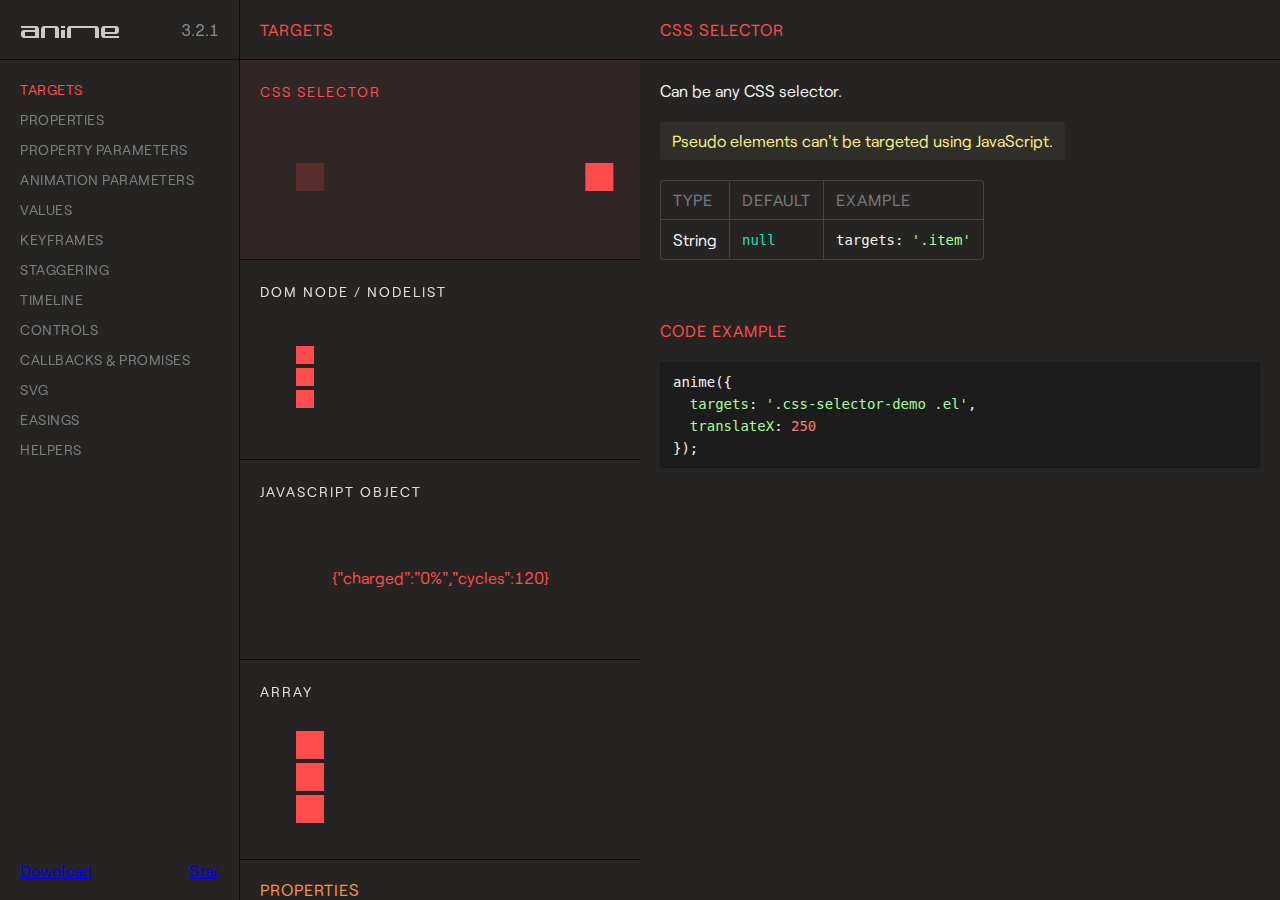
<file: js/anime/documentation/index.html>
<!DOCTYPE html>
<html>
<head>
  <title>Documentation | anime.js</title>
  <meta charset="utf-8">
  <meta name="viewport" content="width=device-width, initial-scale=1, maximum-scale=1">

  <meta property="og:title" content="anime.js">
  <meta property="og:url" content="https://animejs.com">
  <meta property="og:description" content="Javascript animation engine">
  <meta property="og:image" content="https://animejs.com/documentation/assets/img/social-media-image.png">

  <meta name="twitter:card" content="summary_large_image">
  <meta name="twitter:site" content="@juliangarnier">
  <meta name="twitter:creator" content="@juliangarnier">
  <meta name="twitter:title" content="anime.js">
  <meta name="twitter:description" content="Javascript animation engine">
  <meta name="twitter:image" content="https://animejs.com/documentation/assets/img/social-media-image.png">

  <link rel="apple-touch-icon-precomposed" href="assets/img/apple-touch-icon.png">
  <link rel="icon" type="image/png" href="assets/img/favicon.png" >

  <link href="//cloud.typenetwork.com/projects/2160/fontface.css/" rel="stylesheet" type="text/css">

  <link href="assets/css/animejs.css" rel="stylesheet">
  <link href="assets/css/anime-theme.css" rel="stylesheet">
  <link href="assets/css/documentation.css" rel="stylesheet">

  <script src="../lib/anime.min.js"></script>
</head>
<body>
  <div class="content">
    <header class="header">
    <a class="logo" href="https://github.com/juliangarnier/anime/">
      <img class="anime-mini-logo" src="assets/img/anime-mini-logo.svg" />
      <span class="version-number"></span>
    </a>
    </header>
    <section class="pane sidebar">
      <nav class="navigation"></nav>
      <div class="sidebar-info">
        <a class="github-button" href="https://github.com/juliangarnier/anime/archive/master.zip" data-color-scheme="no-preference: dark; light: dark; dark: dark;" data-icon="octicon-cloud-download" aria-label="Download juliangarnier/anime on GitHub">Download</a>
        <a class="github-button" href="https://github.com/juliangarnier/anime" data-color-scheme="no-preference: dark; light: dark; dark: dark;" data-show-count="true" aria-label="Star juliangarnier/anime on GitHub">Star</a>
      </div>
    </section>
    <section class="pane demos">

<!-- TARGETS -->
<article id="targets" class="color-targets">
  <header>
    <h2 class="demos-title">Targets</h2>
  </header>

<div id="cssSelector" class="demo">
  <h3 class="demo-title">CSS Selector</h3>
  <div class="demo-description">
    <p>Can be any CSS selector.</p>
    <p class="bubble warning">Pseudo elements can't be targeted using JavaScript.</p>
    <table>
      <thead>
        <td>Type</td>
        <td>Default</td>
        <td>Example</td>
      </thead>
      <tr>
        <td>String</td>
        <td><code>null</code></td>
        <td><code>targets: '.item'</code></td>
      </tr>
    </table>
  </div>
  <div class="demo-content css-selector-demo">
    <div class="line">
      <div class="square shadow"></div>
      <div class="square el"></div>
    </div>
  </div>
  <script>var cssSelector = function() {
/*DEMO*/
anime({
  targets: '.css-selector-demo .el',
  translateX: 250
});
/*DEMO*/
}
  </script>

</div>

<div id="domNode" class="demo">
  <h3 class="demo-title">DOM Node / NodeList</h3>
  <div class="demo-description">
    <p>
      Can be any DOM Node or NodeList.
    </p>
    <table>
      <thead>
        <td>Type</td>
        <td>Default</td>
        <td>Example</td>
      </thead>
      <tr>
        <td>DOM Node</td>
        <td><code>null</code></td>
        <td><code>targets: el.querySelector('.item')</code></td>
      </tr>
      <tr>
        <td>NodeList</td>
        <td><code>null</code></td>
        <td><code>targets: el.querySelectorAll('.item')</code></td>
      </tr>
    </table>
  </div>
  <div class="demo-content dom-node-demo">
    <div class="line">
      <div class="small square shadow"></div>
      <div class="small square el"></div>
    </div>
    <div class="line">
      <div class="small square shadow"></div>
      <div class="small square el"></div>
    </div>
    <div class="line">
      <div class="small square shadow"></div>
      <div class="small square el"></div>
    </div>
  </div>
  <script>var domNode = function() {
/*DEMO*/
var elements = document.querySelectorAll('.dom-node-demo .el');

anime({
  targets: elements,
  translateX: 270
});
/*DEMO*/
}
  </script>
</div>

<div id="JSobject" class="demo">
  <h3 class="demo-title">JavaScript Object</h3>
  <div class="demo-description">
    <p>
      A JavaScript Object with at least one property containing a numerical value.
    </p>
    <table>
      <thead>
        <td>Type</td>
        <td>Default</td>
        <td>Example</td>
      </thead>
      <tr>
        <td>Object</td>
        <td><code>null</code></td>
        <td><code>targets: myObjectProp</code></td>
      </tr>
    </table>
  </div>
  <div class="demo-content">
    <pre class="battery-log">{"charged":"0%","cycles":120}</pre>
  </div>
  <script>var JSobject = function() {
/*DEMO*/
var logEl = document.querySelector('.battery-log');

var battery = {
  charged: '0%',
  cycles: 120
}

anime({
  targets: battery,
  charged: '100%',
  cycles: 130,
  round: 1,
  easing: 'linear',
  update: function() {
    logEl.innerHTML = JSON.stringify(battery);
  }
});
/*DEMO*/
}
  </script>
<script>
</script>
</div>

<div id="array" class="demo">
  <h3 class="demo-title">Array</h3>
  <div class="demo-description">
    <p>
      An array containing multiple targets.
    </p>
    <p class="bubble info">
      Accepts mixed types. E.g. <code>['.el', domNode, jsObject]</code>
    </p>
    <table>
      <thead>
        <td>Type</td>
        <td>Default</td>
        <td>Example</td>
      </thead>
      <tr>
        <td>Array</td>
        <td><code>null</code></td>
        <td><code>targets: ['.item', el.getElementById('#thing')]</code></td>
      </tr>
    </table>
  </div>
  <div class="demo-content mixed-array-demo">
    <div class="line">
      <div class="square shadow"></div>
      <div class="square el el-01"></div>
    </div>
    <div class="line">
      <div class="square shadow"></div>
      <div class="square el el-02"></div>
    </div>
    <div class="line">
      <div class="square shadow"></div>
      <div class="square el el-03"></div>
    </div>
  </div>
  <script>var array = function() {
/*DEMO*/
var el = document.querySelector('.mixed-array-demo .el-01');

anime({
  targets: [el, '.mixed-array-demo .el-02', '.mixed-array-demo .el-03'],
  translateX: 250
});
/*DEMO*/
}
  </script>

</div>

</article>
<!-- -->

<!-- ANIMATABLE PROPERTIES -->
<article id="properties" class="color-properties">
<header>
  <h2 class="demos-title">Properties</h2>
</header>

<div id="cssProperties" class="demo">
  <h3 class="demo-title">CSS Properties</h3>
  <div class="demo-description">
    <p>
      Any CSS properties can be animated.
    </p>
    <p class="bubble warning">
      Most CSS properties will cause layout changes or repaint, and will result in choppy animation.
      Prioritize opacity and CSS transforms as much as possible.
    </p>
    <p>More details about accepted values in the <a class="color-values" href="#unitlessValue">values</a> section.</p>
    <table>
      <thead>
        <td>Example</td>
        <td>value</td>
      </thead>
      <tr>
        <td><code>opacity</code></td>
        <td><code>.5</code></td>
      </tr>
      <tr>
        <td><code>left</code></td>
        <td><code>'100px'</code></td>
      </tr>
    </table>
  </div>
  <div class="demo-content css-prop-demo">
    <div class="large square shadow"></div>
    <div class="large square el"></div>
  </div>
  <script>var cssProperties = function() {
/*DEMO*/
anime({
  targets: '.css-prop-demo .el',
  left: '240px',
  backgroundColor: '#FFF',
  borderRadius: ['0%', '50%'],
  easing: 'easeInOutQuad'
});
/*DEMO*/
}
  </script>
</div>

<div id="CSStransforms" class="demo">
  <h3 class="demo-title">CSS Transforms</h3>
  <div class="demo-description">
    <p>
      Animate CSS transforms properties individually.
    </p>
    <p class="bubble info">
      It's possible to specify different timing for each transforms properties, more details in the <a class="color-prop-params" href="#specificPropParameters">specific property parameters</a> section.
    </p>
    <p>More details about accepted values in the <a class="color-values" href="#unitlessValue">values</a> section.</p>
    <table>
      <thead>
        <td>Valid properties</td>
        <td>Default unit</td>
      </thead>
      <tr><td><code>'translateX'</code></td><td><code>'px'</code></td></tr>
      <tr><td><code>'translateY'</code></td><td><code>'px'</code></td></tr>
      <tr><td><code>'translateZ'</code></td><td><code>'px'</code></td></tr>
      <tr><td><code>'rotate'</code></td><td><code>'deg'</code></td></tr>
      <tr><td><code>'rotateX'</code></td><td><code>'deg'</code></td></tr>
      <tr><td><code>'rotateY'</code></td><td><code>'deg'</code></td></tr>
      <tr><td><code>'rotateZ'</code></td><td><code>'deg'</code></td></tr>
      <tr><td><code>'scale'</code></td><td><code>—</code></td></tr>
      <tr><td><code>'scaleX'</code></td><td><code>—</code></td></tr>
      <tr><td><code>'scaleY'</code></td><td><code>—</code></td></tr>
      <tr><td><code>'scaleZ'</code></td><td><code>—</code></td></tr>
      <tr><td><code>'skew'</code></td><td><code>'deg'</code></td></tr>
      <tr><td><code>'skewX'</code></td><td><code>'deg'</code></td></tr>
      <tr><td><code>'skewY'</code></td><td><code>'deg'</code></td></tr>
      <tr><td><code>'perspective'</code></td><td><code>'px'</code></td></tr>
    </table>
  </div>
  <div class="demo-content css-transforms-demo">
    <div class="square shadow"></div>
    <div class="square el"></div>
  </div>
  <script>var CSStransforms = function() {
/*DEMO*/
anime({
  targets: '.css-transforms-demo .el',
  translateX: 250,
  scale: 2,
  rotate: '1turn'
});
/*DEMO*/
}
  </script>
</div>

<div id="JSobjProp" class="demo">
  <h3 class="demo-title">Object properties</h3>
  <div class="demo-description">
    <p>
      Any Object property containing a numerical value can be animated.<br>
      More details about accepted values in the <a class="color-values" href="#unitlessValue">values</a> section.
    </p>
    <table>
      <thead>
        <td>Example</td>
        <td>value</td>
      </thead>
      <tr>
        <td><code>prop1</code></td>
        <td><code>50</code></td>
      </tr>
      <tr>
        <td><code>'prop2'</code></td>
        <td><code>'100%'</code></td>
      </tr>
    </table>
  </div>
  <div class="demo-content">
    <pre class="js-object-log">{"prop1":0,"prop2":"0%"}</pre>
  </div>
  <script>var JSobjProp = function() {
/*DEMO*/
var objPropLogEl = document.querySelector('.js-object-log');

var myObject = {
  prop1: 0,
  prop2: '0%'
}

anime({
  targets: myObject,
  prop1: 50,
  prop2: '100%',
  easing: 'linear',
  round: 1,
  update: function() {
    objPropLogEl.innerHTML = JSON.stringify(myObject);
  }
});
/*DEMO*/
}
  </script>
</div>

<div id="domAttr" class="demo">
  <h3 class="demo-title">DOM Attributes</h3>
  <div class="demo-description">
    <p>
      Any DOM Attributes containing a numerical value can be animated.<br>
      More details about accepted values in the <a class="color-values" href="#unitlessValue">values</a> section.
    </p>
    <table>
      <thead>
        <td>Example</td>
        <td>value</td>
      </thead>
      <tr>
        <td><code>value</code></td>
        <td><code>1000</code></td>
      </tr>
      <tr>
        <td><code>volume</code></td>
        <td><code>0</code></td>
      </tr>
      <tr>
        <td><code>data-custom</code></td>
        <td><code>'3 dogs'</code></td>
      </tr>
    </table>
  </div>
  <div class="demo-content dom-attribute-demo">
    <input class="el text-output" value="0"></input>
  </div>
  <script>var domAttr = function() {
/*DEMO*/
anime({
  targets: '.dom-attribute-demo input',
  value: [0, 1000],
  round: 1,
  easing: 'easeInOutExpo'
});
/*DEMO*/
}
  </script>
</div>

<div id="svgAttr" class="demo">
  <h3 class="demo-title">SVG Attributes</h3>
  <div class="demo-description">
    <p>
      Like any other <a class="color-properties" href="#domAttr">DOM attributes</a>, all SVG attributes containing at least one numerical value can be animated.<br>
      More details about accepted values in the <a class="color-values" href="#unitlessValue">values</a> section and SVG animation in the <a class="color-svg" href="#motionPath">SVG</a> section.
    </p>
    <table>
      <thead>
        <td>Example</td>
        <td>value</td>
      </thead>
      <tr>
        <td><code>points</code></td>
        <td><code>'64 68.64 8.574 100 63.446 67.68 64 4 64.554 67.68 119.426 100'</code></td>
      </tr>
      <tr>
        <td><code>scale</code></td>
        <td><code>1</code></td>
      </tr>
      <tr>
        <td><code>baseFrequency</code></td>
        <td><code>0</code></td>
      </tr>
    </table>
  </div>
  <div class="demo-content align-center svg-attributes-demo">
<svg width="128" height="128" viewBox="0 0 128 128">
  <filter id="displacementFilter">
    <feTurbulence type="turbulence" baseFrequency=".05" numOctaves="2" result="turbulence"/>
    <feDisplacementMap in2="turbulence" in="SourceGraphic" scale="15" xChannelSelector="R" yChannelSelector="G"/>
  </filter>
  <polygon points="64 68.64 8.574 100 63.446 67.68 64 4 64.554 67.68 119.426 100" style="filter: url(#displacementFilter)" fill="currentColor"/>
</svg>
  </div>
  <script>var svgAttr = function() {
  // Needed to reset demo
  var polyEl = document.querySelector('.svg-attributes-demo polygon');
  var feTurbulenceEl = document.querySelector('feTurbulence');
  var feDisplacementMap = document.querySelector('feDisplacementMap');
  polyEl.setAttribute('points', '64 68.64 8.574 100 63.446 67.68 64 4 64.554 67.68 119.426 100');
  feTurbulenceEl.setAttribute('baseFrequency', '.05');
  feDisplacementMap.setAttribute('scale', '15');
/*DEMO*/
anime({
  targets: ['.svg-attributes-demo polygon', 'feTurbulence', 'feDisplacementMap'],
  points: '64 128 8.574 96 8.574 32 64 0 119.426 32 119.426 96',
  baseFrequency: 0,
  scale: 1,
  loop: true,
  direction: 'alternate',
  easing: 'easeInOutExpo'
});
/*DEMO*/
}
  </script>

</div>

</article>
<!-- -->

<!-- PROPERTY PARAMETERS -->
<article id="propertyParameters" class="color-prop-params">
  <header>
    <h2 class="demos-title">Property parameters</h2>
  </header>

<div id="duration" class="demo">
  <h3 class="demo-title">Duration</h3>
  <div class="demo-description">
    <p>
      Defines the duration in milliseconds of the animation.
    </p>
    <table>
      <thead>
        <td>Type</td>
        <td>Default</td>
        <td>Example</td>
      </thead>
      <tr>
        <td>Number</td>
        <td><code>1000</code></td>
        <td><code>3000</code></td>
      </tr>
      <tr>
        <td>anime.stagger</td>
        <td>See <a class="color-staggering" href="#staggeringBasics">staggering</a> section</td>
        <td><code>anime.stagger(150)</code></td>
      </tr>
      <tr>
        <td>Function</td>
        <td>See <a class="color-prop-params" href="#functionBasedParameters">function based parameters</a> section</td>
        <td><code>(el, i) => i * 150</code></td>
      </tr>
    </table>
  </div>
  <div class="demo-content duration-demo">
    <div class="label">3000 ms</div>
    <div class="square shadow"></div>
    <div class="square el"></div>
  </div>
  <script>var duration = function() {
/*DEMO*/
anime({
  targets: '.duration-demo .el',
  translateX: 250,
  duration: 3000
});
/*DEMO*/
}
  </script>
</div>

<div id="delay" class="demo">
  <h3 class="demo-title">Delay</h3>
  <div class="demo-description">
    <p>
      Defines the delay in milliseconds of the animation.
    </p>
    <table>
      <thead>
        <td>Type</td>
        <td>Default</td>
        <td>Example</td>
      </thead>
      <tr>
        <td>Number</td>
        <td><code>0</code></td>
        <td><code>1000</code></td>
      </tr>
      <tr>
        <td>anime.stagger</td>
        <td>See <a class="color-staggering" href="#staggeringBasics">staggering</a> section</td>
        <td><code>anime.stagger(150)</code></td>
      </tr>
      <tr>
        <td>Function</td>
        <td>See <a class="color-prop-params" href="#functionBasedParameters">function based parameters</a> section</td>
        <td><code>(el, i) => i * 150</code></td>
      </tr>
    </table>
  </div>
  <div class="demo-content delay-demo">
    <div class="label">1000 ms</div>
    <div class="square shadow"></div>
    <div class="square el"></div>
  </div>
  <script>var delay = function() {
/*DEMO*/
anime({
  targets: '.delay-demo .el',
  translateX: 250,
  delay: 1000
});
/*DEMO*/
}
  </script>
</div>

<div id="endDelay" class="demo">
  <h3 class="demo-title">end delay</h3>
  <div class="demo-description">
    <p>
      Adds some extra time in milliseconds at the end of the animation.
    </p>
    <table>
      <thead>
        <td>Type</td>
        <td>Default</td>
        <td>Example</td>
      </thead>
      <tr>
        <td>Number</td>
        <td><code>0</code></td>
        <td><code>1000</code></td>
      </tr>
      <tr>
        <td>anime.stagger</td>
        <td>See <a class="color-staggering" href="#staggeringBasics">staggering</a> section</td>
        <td><code>anime.stagger(150)</code></td>
      </tr>
      <tr>
        <td>Function</td>
        <td>See <a class="color-prop-params" href="#functionBasedParameters">function based parameters</a> section</td>
        <td><code>(el, i) => i * 150</code></td>
      </tr>
    </table>
  </div>
  <div class="demo-content end-delay-demo">
    <div class="label">1000 ms</div>
    <div class="square shadow"></div>
    <div class="square el"></div>
  </div>
  <script>var endDelay = function() {
/*DEMO*/
anime({
  targets: '.end-delay-demo .el',
  translateX: 250,
  endDelay: 1000,
  direction: 'alternate'
});
/*DEMO*/
}
  </script>

</div>

<div id="easing" class="demo">
  <h3 class="demo-title">Easing</h3>
  <div class="demo-description">
    <p>
      Defines the timing function of the animation.
    </p>
    <p class="bubble info">
      Check out the <a class="color-easings" href="#linearEasing">easings</a> section for a complete list of available easing and parameters.
    </p>
    <table>
      <thead>
        <td>Type</td>
        <td>Default</td>
        <td>Example</td>
      </thead>
      <tr>
        <td>String</td>
        <td><code>'easeOutElastic(1, .5)'</code></td>
        <td><code>easing: 'easeInOutQuad'</code></td>
      </tr>
    </table>
  </div>
  <div class="demo-content easing-demo">
    <div class="label">easeInOutExpo</div>
    <div class="square shadow"></div>
    <div class="square el"></div>
  </div>
  <script>var easing = function() {
/*DEMO*/
anime({
  targets: '.easing-demo .el',
  translateX: 250,
  easing: 'easeInOutExpo'
});
/*DEMO*/
}
  </script>

</div>

<div id="round" class="demo">
  <h3 class="demo-title">Round</h3>
  <div class="demo-description">
    <p>
      Rounds up the value to x decimals.
    </p>
    <table>
      <thead>
        <td>Type</td>
        <td>Default</td>
        <td>Example</td>
      </thead>
      <tr>
        <td>Number</td>
        <td><code>0</code></td>
        <td><code>round: 10</code></td>
      </tr>
    </table>
  </div>
  <div class="demo-content">
    <pre class="round-log">0</pre>
  </div>
  <script>var round = function() {
/*DEMO*/
var roundLogEl = document.querySelector('.round-log');

anime({
  targets: roundLogEl,
  innerHTML: [0, 10000],
  easing: 'linear',
  round: 10 // Will round the animated value to 1 decimal
});
/*DEMO*/
}
  </script>
</div>

<div id="specificPropParameters" class="demo">
  <h3 class="demo-title">Specific property parameters</h3>
  <div class="demo-description">
    <p>
      Defines specific parameters to each property of the animation using an Object as value.<br>
      Other properties that aren't specified in the Object are inheritted from the main animation.
    </p>
    <table>
      <thead>
        <td>Type</td>
        <td>Example</td>
      </thead>
      <tr>
        <td>Object</td>
<td><code>rotate: {
  value: 360,
  duration: 1800,
  easing: 'easeInOutSine'
}</code></td>
      </tr>
    </table>
  </div>
  <div class="demo-content specific-prop-params-demo">
    <div class="square shadow"></div>
    <div class="square el"></div>
  </div>
  <script>var specificPropParameters = function() {
/*DEMO*/
anime({
  targets: '.specific-prop-params-demo .el',
  translateX: {
    value: 250,
    duration: 800
  },
  rotate: {
    value: 360,
    duration: 1800,
    easing: 'easeInOutSine'
  },
  scale: {
    value: 2,
    duration: 1600,
    delay: 800,
    easing: 'easeInOutQuart'
  },
  delay: 250 // All properties except 'scale' inherit 250ms delay
});
/*DEMO*/
}
  </script>

</div>

<div id="functionBasedParameters" class="demo">
  <h3 class="demo-title">Function based parameters</h3>
  <div class="demo-description">
    <p>
      Get different values for every target and property of the animation.
    </p>
    <p>
      The function accepts 3 arguments:
    </p>
    <table>
      <thead>
        <td>Arguments</td>
        <td>Infos</td>
      </thead>
      <tr>
        <td><code>target</code></td>
        <td>The curent animated targeted element</td>
      </tr>
      <tr>
        <td><code>index</code></td>
        <td>The index of the animated targeted element</td>
      </tr>
      <tr>
        <td><code>targetsLength</code></td>
        <td>The total number of animated targets</td>
      </tr>
    </table>
    <p class="bubble info">
      See <a class="color-staggering" href="#staggeringBasics">staggering</a> section for easier values manipulation.
    </p>
  </div>
  <div class="demo-content function-based-params-demo">
    <div class="line">
      <div class="small label">delay = 0 * 100</div>
      <div class="small square shadow"></div>
      <div class="small square el"></div>
    </div>
    <div class="line">
      <div class="small label">delay = 1 * 100</div>
      <div class="small square shadow"></div>
      <div class="small square el"></div>
    </div>
    <div class="line">
      <div class="small label">delay = 2 * 100</div>
      <div class="small square shadow"></div>
      <div class="small square el"></div>
    </div>
  </div>
  <script>var functionBasedParameters = function() {
/*DEMO*/
anime({
  targets: '.function-based-params-demo .el',
  translateX: 270,
  direction: 'alternate',
  loop: true,
  delay: function(el, i, l) {
    return i * 100;
  },
  endDelay: function(el, i, l) {
    return (l - i) * 100;
  }
});
/*DEMO*/
}
  </script>

</div>

</article>
<!-- -->

<!-- ANIMATION PARAMETERS -->
<article id="animationParameters" class="color-anim-params">
  <header>
    <h2 class="demos-title">Animation parameters</h2>
  </header>

<div id="direction" class="demo">
  <h3 class="demo-title">Direction</h3>
  <div class="demo-description">
    <p>
      Defines the direction of the animation.
    </p>
    <table>
      <thead>
        <td>Accepts</td>
        <td>Infos</td>
      </thead>
      <tr>
        <td><code>'normal'</code></td>
        <td>Animation progress goes from 0 to 100%</td>
      </tr>
      <tr>
        <td><code>'reverse'</code></td>
        <td>Animation progress goes from 100% to 0%</td>
      </tr>
      <tr>
        <td><code>'alternate'</code></td>
        <td>Animation progress goes from 0% to 100% then goes back to 0%</td>
      </tr>
    </table>
  </div>
  <div class="demo-content">
    <div class="line">
      <div class="label">normal</div>
      <div class="square shadow"></div>
      <div class="square el dir-normal"></div>
    </div>
    <div class="line">
      <div class="label">reverse</div>
      <div class="square shadow"></div>
      <div class="square el dir-reverse"></div>
    </div>
    <div class="line">
      <div class="label">alternate</div>
      <div class="square shadow"></div>
      <div class="square el dir-alternate"></div>
    </div>
  </div>
  <script>var direction = function() {
/*DEMO*/
anime({
  targets: '.dir-normal',
  translateX: 250,
  easing: 'easeInOutSine'
});

anime({
  targets: '.dir-reverse',
  translateX: 250,
  direction: 'reverse',
  easing: 'easeInOutSine'
});

anime({
  targets: '.dir-alternate',
  translateX: 250,
  direction: 'alternate',
  easing: 'easeInOutSine'
});
/*DEMO*/
}
  </script>

</div>

<div id="loop" class="demo">
  <h3 class="demo-title">Loop</h3>
  <div class="demo-description">
    <p>
      Defines the number of iterations of your animation.
    </p>
    <table>
      <thead>
        <td>Accepts</td>
        <td>Infos</td>
      </thead>
      <tr>
        <td><code>Number</code></td>
        <td>The number of iterations</td>
      </tr>
      <tr>
        <td><code>true</code></td>
        <td>Loop indefinitely</td>
      </tr>
    </table>
  </div>
  <div class="demo-content">
    <div class="line">
      <div class="small label">normal 3 times</div>
      <div class="small square shadow"></div>
      <div class="small square el loop"></div>
    </div>
    <div class="line">
      <div class="small label">reverse 3 times</div>
      <div class="small square shadow"></div>
      <div class="small square el loop-reverse"></div>
    </div>
    <div class="line">
      <div class="small label">alternate 3 times</div>
      <div class="small square shadow"></div>
      <div class="small square el loop-alternate"></div>
    </div>
    <div class="line">
      <div class="small label">normal inifinite</div>
      <div class="small square shadow"></div>
      <div class="small square el loop-infinity"></div>
    </div>
    <div class="line">
      <div class="small label">inifinite reverse</div>
      <div class="small square shadow"></div>
      <div class="small square el loop-reverse-infinity"></div>
    </div>
    <div class="line">
      <div class="small label">inifinite alternate</div>
      <div class="small square shadow"></div>
      <div class="small square el loop-alternate-infinity"></div>
    </div>
  </div>
  <script>var loop = function() {
/*DEMO*/
anime({
  targets: '.loop',
  translateX: 270,
  loop: 3,
  easing: 'easeInOutSine'
});

anime({
  targets: '.loop-infinity',
  translateX: 270,
  loop: true,
  easing: 'easeInOutSine'
});

anime({
  targets: '.loop-reverse',
  translateX: 270,
  loop: 3,
  direction: 'reverse',
  easing: 'easeInOutSine'
});

anime({
  targets: '.loop-reverse-infinity',
  translateX: 270,
  direction: 'reverse',
  loop: true,
  easing: 'easeInOutSine'
});

anime({
  targets: '.loop-alternate',
  translateX: 270,
  loop: 3,
  direction: 'alternate',
  easing: 'easeInOutSine'
});

anime({
  targets: '.loop-alternate-infinity',
  translateX: 270,
  direction: 'alternate',
  loop: true,
  easing: 'easeInOutSine'
});
/*DEMO*/
}
  </script>
</div>

<div id="autoplay" class="demo">
  <h3 class="demo-title">Autoplay</h3>
  <div class="demo-description">
    <p>
      Defines if the animation should automatically starts or not.
    </p>
    <table>
      <thead>
        <td>Accepts</td>
        <td>Infos</td>
      </thead>
      <tr>
        <td><code>true</code></td>
        <td>Automatically starts the animation</td>
      </tr>
      <tr>
        <td><code>false</code></td>
        <td>Animation is paused by default</td>
      </tr>
    </table>
  </div>
  <div class="demo-content">
    <div class="line">
      <div class="label">autoplay: true</div>
      <div class="square shadow"></div>
      <div class="square el autoplay-true"></div>
    </div>
    <div class="line">
      <div class="label">autoplay: false</div>
      <div class="square shadow"></div>
      <div class="square el autoplay-false"></div>
    </div>
  </div>
  <script>var autoplay = function() {
/*DEMO*/
anime({
  targets: '.autoplay-true',
  translateX: 250,
  autoplay: true,
  easing: 'easeInOutSine'
});

anime({
  targets: '.autoplay-false',
  translateX: 250,
  autoplay: false,
  easing: 'easeInOutSine'
});
/*DEMO*/
}
  </script>
</div>

</article>
<!-- -->

<!-- VALUES -->
<article id="values" class="color-values">
<header>
  <h2 class="demos-title">Values</h2>
</header>

<div id="unitlessValue" class="demo">
  <h3 class="demo-title">Unitless</h3>
  <div class="demo-description">
    <p>
      If the original value has a unit, it will be automatically added to the animated value.
    </p>
    <table>
      <thead>
        <td>Type</td>
        <td>Example</td>
      </thead>
      <tr>
        <td>Number</td>
        <td><code>translateX: 250</code></td>
      </tr>
    </table>
  </div>
  <div class="demo-content unitless-values-demo">
    <div class="circle shadow"></div>
    <div class="circle el"></div>
  </div>
  <script>var unitlessValue = function() {
/*DEMO*/
anime({
  targets: '.unitless-values-demo .el',
  translateX: 250, // -> '250px'
  rotate: 540 // -> '540deg'
});
/*DEMO*/
}
  </script>

</div>

<div id="specificUnitValue" class="demo">
  <h3 class="demo-title">Specific unit</h3>
  <div class="demo-description">
    <p>
      Forces the animation to use a certain unit and will automatically convert the initial target value.
    </p>
    <p class="bubble warning">
      Conversion accuracy can vary depending of the unit used.<br>
      You can also define the initial value of the animation directly using an array, see the <a href="#fromToValues" class="color-values">from to values</a> section.
    </p>
    <table>
      <thead>
        <td>Type</td>
        <td>Example</td>
      </thead>
      <tr>
        <td>String</td>
        <td><code>width: '100%'</code></td>
      </tr>
    </table>
  </div>
  <div class="demo-content specific-unit-values-demo">
    <div class="square shadow"></div>
    <div class="square el"></div>
  </div>
  <script>var specificUnitValue = function() {
/*DEMO*/
anime({
  targets: '.specific-unit-values-demo .el',
  width: '100%', // -> from '28px' to '100%',
  easing: 'easeInOutQuad',
  direction: 'alternate',
  loop: true
});
/*DEMO*/
}
  </script>

</div>

<div id="relativeValues" class="demo">
  <h3 class="demo-title">Relative</h3>
  <div class="demo-description">
    <p>
      Adds, substracts or multiplies the original value.
    </p>
    <table>
      <thead>
        <td>Accepts</td>
        <td>Effect</td>
        <td>Example</td>
      </thead>
      <tr>
        <td><code>'+='</code></td>
        <td>Add</td>
        <td><code>'+=100'</code></td>
      </tr>
      <tr>
        <td><code>'-='</code></td>
        <td>Substract</td>
        <td><code>'-=2turn'</code></td>
      </tr>
      <tr>
        <td><code>'*='</code></td>
        <td>Multiply</td>
        <td><code>'*=10'</code></td>
      </tr>
    </table>
  </div>
  <div class="demo-content">
    <div class="circle shadow"></div>
    <div class="circle el relative-values"></div>
  </div>
  <script>var relativeValues = function() {
/*DEMO*/
var relativeEl = document.querySelector('.el.relative-values');
relativeEl.style.transform = 'translateX(100px)';

anime({
  targets: '.el.relative-values',
  translateX: {
    value: '*=2.5', // 100px * 2.5 = '250px'
    duration: 1000
  },
  width: {
    value: '-=20px', // 28 - 20 = '8px'
    duration: 1800,
    easing: 'easeInOutSine'
  },
  rotate: {
    value: '+=2turn', // 0 + 2 = '2turn'
    duration: 1800,
    easing: 'easeInOutSine'
  },
  direction: 'alternate'
});
/*DEMO*/
}
  </script>

</div>

<div id="colors" class="demo">
  <h3 class="demo-title">Colors</h3>
  <div class="demo-description">
    <p>
      <i>anime.js</i> accepts and converts Hexadecimal, RGB, RGBA, HSL, and HSLA color values.
    </p>
    <p class="bubble warning">
      CSS color codes ( e.g. : <code>'red', 'yellow', 'aqua'</code> ) are not supported.
    </p>
    <table>
      <thead>
        <td>Accepts</td>
        <td>Example</td>
      </thead>
      <tr>
        <td>Hexadecimal</td>
        <td><code>'#FFF'</code> or <code>'#FFFFFF'</code></td>
      </tr>
      <tr>
        <td>RGB</td>
        <td><code>'rgb(255, 255, 255)'</code></td>
      </tr>
      <tr>
        <td>RGBA</td>
        <td><code>'rgba(255, 255, 255, .2)'</code></td>
      </tr>
      <tr>
        <td>HSL</td>
        <td><code>'hsl(0, 100%, 100%)'</code></td>
      </tr>
      <tr>
        <td>HSLA</td>
        <td><code>'hsla(0, 100%, 100%, .2)'</code></td>
      </tr>
    </table>
  </div>
  <div class="demo-content colors-demo">
    <div class="line">
      <div class="small label">HEX</div>
      <div class="small circle shadow"></div>
      <div class="small circle el color-hex"></div>
    </div>
    <div class="line">
      <div class="small label">RGB</div>
      <div class="small circle shadow"></div>
      <div class="small circle el color-rgb"></div>
    </div>
    <div class="line">
      <div class="small label">HSL</div>
      <div class="small circle shadow"></div>
      <div class="small circle el color-hsl"></div>
    </div>
    <div class="line">
      <div class="small label">RGBA</div>
      <div class="small circle shadow"></div>
      <div class="small circle el color-rgba"></div>
    </div>
    <div class="line">
      <div class="small label">HSLA</div>
      <div class="small circle shadow"></div>
      <div class="small circle el color-hsla"></div>
    </div>
  </div>
  <script>var colors = function() {
/*DEMO*/
var colorsExamples = anime.timeline({
  endDelay: 1000,
  easing: 'easeInOutQuad',
  direction: 'alternate',
  loop: true
})
.add({ targets: '.color-hex',  background: '#FFF' }, 0)
.add({ targets: '.color-rgb',  background: 'rgb(255,255,255)' }, 0)
.add({ targets: '.color-hsl',  background: 'hsl(0, 100%, 100%)' }, 0)
.add({ targets: '.color-rgba', background: 'rgba(255,255,255, .2)' }, 0)
.add({ targets: '.color-hsla', background: 'hsla(0, 100%, 100%, .2)' }, 0)
.add({ targets: '.colors-demo .el', translateX: 270 }, 0);
/*DEMO*/
}
  </script>

</div>

<div id="fromToValues" class="demo">
  <h3 class="demo-title">From To</h3>
  <div class="demo-description">
    <p>
      Forces the animation to start at a specified value.
    </p>
    <table>
      <thead>
        <td>Type</td>
        <td>Example</td>
      </thead>
      <tr>
        <td><code>Array</code></td>
        <td><code>['50%', '100%']</code></td>
      </tr>
    </table>
  </div>
  <div class="demo-content">
    <div class="circle shadow"></div>
    <div class="circle el from-to-values"></div>
  </div>
  <script>var fromToValues = function() {
/*DEMO*/
anime({
  targets: '.el.from-to-values',
  translateX: [100, 250], // from 100 to 250
  delay: 500,
  direction: 'alternate',
  loop: true
});
/*DEMO*/
}
  </script>

</div>

<div id="functionBasedPropVal" class="demo">
  <h3 class="demo-title">Function based values</h3>
  <div class="demo-description">
    <p>
      Get different values for every target and property of the animation.
    </p>
    <p>
      The function accepts 3 arguments:
    </p>
    <table>
      <thead>
        <td>Arguments</td>
        <td>Infos</td>
      </thead>
      <tr>
        <td><code>target</code></td>
        <td>The curently animated targeted element</td>
      </tr>
      <tr>
        <td><code>index</code></td>
        <td>The index of the animated targeted element</td>
      </tr>
      <tr>
        <td><code>targetsLength</code></td>
        <td>The total number of animated targets</td>
      </tr>
    </table>
  </div>
  <div class="demo-content function-based-values-demo">
    <div class="line">
      <div class="small circle shadow"></div>
      <div data-x="170" class="small circle el"></div>
    </div>
    <div class="line">
      <div class="small circle shadow"></div>
      <div data-x="80" class="small circle el"></div>
    </div>
    <div class="line">
      <div class="small circle shadow"></div>
      <div data-x="270" class="small circle el"></div>
    </div>
  </div>
  <script>var functionBasedPropVal = function() {
/*DEMO*/
anime({
  targets: '.function-based-values-demo .el',
  translateX: function(el) {
    return el.getAttribute('data-x');
  },
  translateY: function(el, i) {
    return 50 + (-50 * i);
  },
  scale: function(el, i, l) {
    return (l - i) + .25;
  },
  rotate: function() { return anime.random(-360, 360); },
  borderRadius: function() { return ['50%', anime.random(10, 35) + '%']; },
  duration: function() { return anime.random(1200, 1800); },
  delay: function() { return anime.random(0, 400); },
  direction: 'alternate',
  loop: true
});
/*DEMO*/
}
  </script>

</div>

</article>
<!-- -->

<!-- KEYFRAMES -->
<article id="keyframes" class="color-keyframes">
<header>
  <h2 class="demos-title">Keyframes</h2>
</header>

<div id="animationKeyframes" class="demo">
  <h3 class="demo-title">Animation keyframes</h3>
  <div class="demo-description">
    <p>
      Animation keyframes are defined using an Array, within the <code>keyframes</code> property.
    </p>
    <p class="bubble info">
      If there is no duration specified inside the keyframes, each keyframe duration will be equal to the animation's total duration divided by the number of keyframes.
    </p>
    <table>
      <thead>
        <td>Type</td>
        <td>Example</td>
      </thead>
      <tr>
        <td><code>Array</code></td>
        <td><code>[
  {value: 100, easing: 'easeOutExpo'},
  {value: 200, delay: 500},
  {value: 300, duration: 1000}
]</code></td>
      </tr>
    </table>
  </div>
  <div class="demo-content animation-keyframes-demo">
    <div class="circle shadow"></div>
    <div class="circle el keyframes"></div>
  </div>
  <script>var animationKeyframes = function() {
/*DEMO*/
anime({
  targets: '.animation-keyframes-demo .el',
  keyframes: [
    {translateY: -40},
    {translateX: 250},
    {translateY: 40},
    {translateX: 0},
    {translateY: 0}
  ],
  duration: 4000,
  easing: 'easeOutElastic(1, .8)',
  loop: true
});
/*DEMO*/
}
  </script>
</div>

<div id="propertyKeyframes" class="demo">
  <h3 class="demo-title">Property keyframes</h3>
  <div class="demo-description">
    <p>
      Similar to <a class="color-keyframes" href="#animationKeyframes">animation keyframes</a>, property keyframes are defined using an Array of property Object. Property keyframes allow overlapping animations since each property have its own keyframes array.
    </p>
    <p class="bubble info">
      If there is no duration specified inside the keyframes, each keyframe duration will be equal to the animation's total duration divided by the number of keyframes.
    </p>
    <table>
      <thead>
        <td>Type</td>
        <td>Example</td>
      </thead>
      <tr>
        <td><code>Array</code></td>
        <td><code>[
  {value: 100, easing: 'easeOutExpo'},
  {value: 200, delay: 500},
  {value: 300, duration: 1000}
]</code></td>
      </tr>
    </table>
  </div>
  <div class="demo-content property-keyframes-demo">
    <div class="circle shadow"></div>
    <div class="circle el keyframes"></div>
  </div>
  <script>var propertyKeyframes = function() {
/*DEMO*/
anime({
  targets: '.property-keyframes-demo .el',
  translateX: [
    { value: 250, duration: 1000, delay: 500 },
    { value: 0, duration: 1000, delay: 500 }
  ],
  translateY: [
    { value: -40, duration: 500 },
    { value: 40, duration: 500, delay: 1000 },
    { value: 0, duration: 500, delay: 1000 }
  ],
  scaleX: [
    { value: 4, duration: 100, delay: 500, easing: 'easeOutExpo' },
    { value: 1, duration: 900 },
    { value: 4, duration: 100, delay: 500, easing: 'easeOutExpo' },
    { value: 1, duration: 900 }
  ],
  scaleY: [
    { value: [1.75, 1], duration: 500 },
    { value: 2, duration: 50, delay: 1000, easing: 'easeOutExpo' },
    { value: 1, duration: 450 },
    { value: 1.75, duration: 50, delay: 1000, easing: 'easeOutExpo' },
    { value: 1, duration: 450 }
  ],
  easing: 'easeOutElastic(1, .8)',
  loop: true
});
/*DEMO*/
}
  </script>
</div>

</article>
<!-- -->

<!-- STAGGERING -->
<article id="staggering" class="color-staggering">
<header>
  <h2 class="demos-title">Staggering</h2>
</header>

<div id="staggeringBasics" class="demo">
  <h3 class="demo-title">Staggering basics</h3>
  <div class="demo-description">
    <p>
      Staggering allows you to animate multiple elements with <a href="https://en.wikipedia.org/wiki/Follow_through_and_overlapping_action">follow through and overlapping action</a>.
    </p>
    <pre><code>anime.stagger(value, options)</code></pre>
    <table>
      <thead>
        <td>Arguments</td>
        <td>Type</td>
        <td>Info</td>
        <td>Required</td>
      </thead>
      <tr>
        <td>Value</td>
        <td><code>Number</code>, <code>String</code>, <code>Array</code></td>
        <td>The manipulated value(s)</td>
        <td>Yes</td>
      </tr>
      <tr>
        <td>Options</td>
        <td><code>Object</code></td>
        <td>Stagger parameters</td>
        <td>No</td>
      </tr>
    </table>
  </div>
  <div class="demo-content basic-staggering-demo">
    <div class="line">
      <div class="label">delay = (100 * 0) ms</div>
      <div class="small square shadow"></div>
      <div class="small square el"></div>
    </div>
    <div class="line">
      <div class="label">delay = (100 * 1) ms</div>
      <div class="small square shadow"></div>
      <div class="small square el"></div>
    </div>
    <div class="line">
      <div class="label">delay = (100 * 2) ms</div>
      <div class="small square shadow"></div>
      <div class="small square el"></div>
    </div>
    <div class="line">
      <div class="label">delay = (100 * 3) ms</div>
      <div class="small square shadow"></div>
      <div class="small square el"></div>
    </div>
    <div class="line">
      <div class="label">delay = (100 * 4) ms</div>
      <div class="small square shadow"></div>
      <div class="small square el"></div>
    </div>
    <div class="line">
      <div class="label">delay = (100 * 5) ms</div>
      <div class="small square shadow"></div>
      <div class="small square el"></div>
    </div>
  </div>
  <script>var staggeringBasics = function() {
/*DEMO*/
anime({
  targets: '.basic-staggering-demo .el',
  translateX: 270,
  delay: anime.stagger(100) // increase delay by 100ms for each elements.
});
/*DEMO*/
}
  </script>
</div>

<div id="staggeringStartValue" class="demo">
  <h3 class="demo-title">Start value</h3>
  <div class="demo-description">
    <p>
      Starts the staggering effect from a specific value.
    </p>
    <pre><code>anime.stagger(value, {start: startValue})</code></pre>
    <table>
      <thead>
        <td>Types</td>
        <td>Info</td>
      </thead>
      <tr>
        <td><code>Number</code>, <code>String</code>
        <td>Same as propety values, see <a href="#unitlessValue" class="color-values">values section</a></td>
      </tr>
    </table>
  </div>
  <div class="demo-content staggering-start-value-demo">
    <div class="line">
      <div class="label">delay = 500 + (100 * 0) ms</div>
      <div class="small square shadow"></div>
      <div class="small square el"></div>
    </div>
    <div class="line">
      <div class="label">delay = 500 + (100 * 1) ms</div>
      <div class="small square shadow"></div>
      <div class="small square el"></div>
    </div>
    <div class="line">
      <div class="label">delay = 500 + (100 * 2) ms</div>
      <div class="small square shadow"></div>
      <div class="small square el"></div>
    </div>
    <div class="line">
      <div class="label">delay = 500 + (100 * 3) ms</div>
      <div class="small square shadow"></div>
      <div class="small square el"></div>
    </div>
    <div class="line">
      <div class="label">delay = 500 + (100 * 4) ms</div>
      <div class="small square shadow"></div>
      <div class="small square el"></div>
    </div>
    <div class="line">
      <div class="label">delay = 500 + (100 * 5) ms</div>
      <div class="small square shadow"></div>
      <div class="small square el"></div>
    </div>
  </div>
  <script>var staggeringStartValue = function() {
/*DEMO*/
anime({
  targets: '.staggering-start-value-demo .el',
  translateX: 270,
  delay: anime.stagger(100, {start: 500}) // delay starts at 500ms then increase by 100ms for each elements.
});
/*DEMO*/
}
  </script>
</div>

<div id="rangeValueStaggering" class="demo">
  <h3 class="demo-title">Range value</h3>
  <div class="demo-description">
    <p>
      Distributes evenly values between two numbers.
    </p>
    <pre><code>anime.stagger([startValue, endValue])</code></pre>
    <table>
      <thead>
        <td>Type</td>
        <td>Info</td>
      </thead>
      <tr>
        <td><code>'easingName'</code></td>
        <td>All valid easing names are accepted, see <a href="#easings" class="color-easings">easings section</a></td>
      </tr>
      <tr>
        <td><code>function(i)</code></td>
        <td>Custom easing function, see <a href="#customEasing" class="color-easings">custom easings section</a></td>
      </tr>
    </table>
  </div>
  <div class="demo-content range-value-staggering-demo">
    <div class="line">
      <div class="label">rotate = -360 + ((360 - (-360)) / 5) * 0</div>
      <div class="small square shadow"></div>
      <div class="small square el"></div>
    </div>
    <div class="line">
      <div class="label">rotate = -360 + ((360 - (-360)) / 5) * 1</div>
      <div class="small square shadow"></div>
      <div class="small square el"></div>
    </div>
    <div class="line">
      <div class="label">rotate = -360 + ((360 - (-360)) / 5) * 2</div>
      <div class="small square shadow"></div>
      <div class="small square el"></div>
    </div>
    <div class="line">
      <div class="label">rotate = -360 + ((360 - (-360)) / 5) * 3</div>
      <div class="small square shadow"></div>
      <div class="small square el"></div>
    </div>
    <div class="line">
      <div class="label">rotate = -360 + ((360 - (-360)) / 5) * 4</div>
      <div class="small square shadow"></div>
      <div class="small square el"></div>
    </div>
    <div class="line">
      <div class="label">rotate = -360 + ((360 - (-360)) / 5) * 5</div>
      <div class="small square shadow"></div>
      <div class="small square el"></div>
    </div>
  </div>
  <script>var rangeValueStaggering = function() {
/*DEMO*/
anime({
  targets: '.range-value-staggering-demo .el',
  translateX: 270,
  rotate: anime.stagger([-360, 360]), // rotation will be distributed from -360deg to 360deg evenly between all elements
  easing: 'easeInOutQuad'
});
/*DEMO*/
}
  </script>
</div>

<div id="staggeringFrom" class="demo">
  <h3 class="demo-title">From value</h3>
  <div class="demo-description">
    <p>
      Starts the stagger effect from a specific position.
    </p>
    <pre><code>anime.stagger(value, {from: startingPosition})</code></pre>
    <table>
      <thead>
        <td>Options</td>
        <td>Type</td>
        <td>Info</td>
      </thead>
      <tr>
        <td><code>'first'</code> (default)</td>
        <td><code>'string'</code></td>
        <td>Start the effect from the first element</td>
      </tr>
      <tr>
        <td><code>'last'</code></td>
        <td><code>'string'</code></td>
        <td>Start the effect from the last element</td>
      </tr>
      <tr>
        <td><code>'center'</code></td>
        <td><code>'string'</code></td>
        <td>Start the effect from the center</td>
      </tr>
      <tr>
        <td><code>index</code></td>
        <td><code>number</code></td>
        <td>Start the effect from the specified index</td>
      </tr>
    </table>
  </div>
  <div class="demo-content staggering-from-demo">
    <div class="line">
      <div class="small square shadow"></div>
      <div class="small square el"></div>
    </div>
    <div class="line">
      <div class="small square shadow"></div>
      <div class="small square el"></div>
    </div>
    <div class="line">
      <div class="small square shadow"></div>
      <div class="small square el"></div>
    </div>
    <div class="line">
      <div class="small square shadow"></div>
      <div class="small square el"></div>
    </div>
    <div class="line">
      <div class="small square shadow"></div>
      <div class="small square el"></div>
    </div>
    <div class="line">
      <div class="small square shadow"></div>
      <div class="small square el"></div>
    </div>
  </div>
  <script>var staggeringFrom = function() {
/*DEMO*/
anime({
  targets: '.staggering-from-demo .el',
  translateX: 270,
  delay: anime.stagger(100, {from: 'center'})
});
/*DEMO*/
}
  </script>
</div>

<div id="staggeringDirection" class="demo">
  <h3 class="demo-title">Direction</h3>
  <div class="demo-description">
    <p>
      Changes the order in which the stagger operates.
    </p>
    <pre><code>anime.stagger(value, {direction: 'reverse'})</code></pre>
    <table>
      <thead>
        <td>Options</td>
        <td>Info</td>
      </thead>
      <tr>
        <td><code>'normal'</code> (default)</td>
        <td>Normal staggering, from the first element to the last</td>
      </tr>
      <tr>
        <td><code>'reverse'</code></td>
        <td>Reversed staggering, from the last element to the first</td>
      </tr>
    </table>
  </div>
  <div class="demo-content staggering-direction-demo">
    <div class="line">
      <div class="small square shadow"></div>
      <div class="small square el"></div>
    </div>
    <div class="line">
      <div class="small square shadow"></div>
      <div class="small square el"></div>
    </div>
    <div class="line">
      <div class="small square shadow"></div>
      <div class="small square el"></div>
    </div>
    <div class="line">
      <div class="small square shadow"></div>
      <div class="small square el"></div>
    </div>
    <div class="line">
      <div class="small square shadow"></div>
      <div class="small square el"></div>
    </div>
    <div class="line">
      <div class="small square shadow"></div>
      <div class="small square el"></div>
    </div>
  </div>
  <script>var staggeringDirection = function() {
/*DEMO*/
anime({
  targets: '.staggering-direction-demo .el',
  translateX: 270,
  delay: anime.stagger(100, {direction: 'reverse'})
});
/*DEMO*/
}
  </script>
</div>

<div id="staggeringEasing" class="demo">
  <h3 class="demo-title">Easing</h3>
  <div class="demo-description">
    <p>
      Stagger values using an easing function.
    </p>
    <pre><code>anime.stagger(value, {easing: 'easingName'})</code></pre>
    <table>
      <thead>
        <td>Type</td>
        <td>Info</td>
      </thead>
      <tr>
        <td><code>'string'</code></td>
        <td>All valid <a href="#easings" class="color-easings">easing names</a> are accepted</td>
      </tr>
      <tr>
        <td><code>function(i)</code></td>
        <td>Use your own <a href="#customEasing" class="color-easings">custom easings function</a></td>
      </tr>
    </table>
  </div>
  <div class="demo-content staggering-easing-demo">
    <div class="line">
      <div class="small square shadow"></div>
      <div class="small square el"></div>
    </div>
    <div class="line">
      <div class="small square shadow"></div>
      <div class="small square el"></div>
    </div>
    <div class="line">
      <div class="small square shadow"></div>
      <div class="small square el"></div>
    </div>
    <div class="line">
      <div class="small square shadow"></div>
      <div class="small square el"></div>
    </div>
    <div class="line">
      <div class="small square shadow"></div>
      <div class="small square el"></div>
    </div>
    <div class="line">
      <div class="small square shadow"></div>
      <div class="small square el"></div>
    </div>
  </div>
  <script>var staggeringEasing = function() {
/*DEMO*/
anime({
  targets: '.staggering-easing-demo .el',
  translateX: 270,
  delay: anime.stagger(300, {easing: 'easeOutQuad'})
});
/*DEMO*/
}
  </script>
</div>

<div id="gridStaggering" class="demo">
  <h3 class="demo-title">Grid</h3>
  <div class="demo-description">
    <p>
      Staggering values based a 2D array that allow "ripple" effects.
    </p>
    <pre><code>anime.stagger(value, {grid: [rows, columns]})</code></pre>
    <table>
      <thead>
        <td>Type</td>
        <td>Info</td>
      </thead>
      <tr>
        <td><code>array</code></td>
        <td>A 2 items array, the first value is the number of rows, the second the number of columns</td>
      </tr>
    </table>
  </div>
  <div class="demo-content staggering-grid-demo">
    <div class="grid">
      <div class="small square el"></div>
      <div class="small square el"></div>
      <div class="small square el"></div>
      <div class="small square el"></div>
      <div class="small square el"></div>
      <div class="small square el"></div>
      <div class="small square el"></div>
      <div class="small square el"></div>
      <div class="small square el"></div>
      <div class="small square el"></div>
      <div class="small square el"></div>
      <div class="small square el"></div>
      <div class="small square el"></div>
      <div class="small square el"></div>
      <div class="small square el"></div>
      <div class="small square el"></div>
      <div class="small square el"></div>
      <div class="small square el"></div>
      <div class="small square el"></div>
      <div class="small square el"></div>
      <div class="small square el"></div>
      <div class="small square el"></div>
      <div class="small square el"></div>
      <div class="small square el"></div>
      <div class="small square el"></div>
      <div class="small square el"></div>
      <div class="small square el"></div>
      <div class="small square el"></div>
      <div class="small square el"></div>
      <div class="small square el"></div>
      <div class="small square el"></div>
      <div class="small square el"></div>
      <div class="small square el"></div>
      <div class="small square el"></div>
      <div class="small square el"></div>
      <div class="small square el"></div>
      <div class="small square el"></div>
      <div class="small square el"></div>
      <div class="small square el"></div>
      <div class="small square el"></div>
      <div class="small square el"></div>
      <div class="small square el"></div>
      <div class="small square el"></div>
      <div class="small square el"></div>
      <div class="small square el"></div>
      <div class="small square el"></div>
      <div class="small square el"></div>
      <div class="small square el"></div>
      <div class="small square el"></div>
      <div class="small square el"></div>
      <div class="small square el"></div>
      <div class="small square el"></div>
      <div class="small square el"></div>
      <div class="small square el"></div>
      <div class="small square el"></div>
      <div class="small square el"></div>
      <div class="small square el"></div>
      <div class="small square el"></div>
      <div class="small square el"></div>
      <div class="small square el"></div>
      <div class="small square el"></div>
      <div class="small square el"></div>
      <div class="small square el"></div>
      <div class="small square el"></div>
      <div class="small square el"></div>
      <div class="small square el"></div>
      <div class="small square el"></div>
      <div class="small square el"></div>
      <div class="small square el"></div>
      <div class="small square el"></div>
    </div>
    <div class="grid shadow">
      <div class="small square"></div>
      <div class="small square"></div>
      <div class="small square"></div>
      <div class="small square"></div>
      <div class="small square"></div>
      <div class="small square"></div>
      <div class="small square"></div>
      <div class="small square"></div>
      <div class="small square"></div>
      <div class="small square"></div>
      <div class="small square"></div>
      <div class="small square"></div>
      <div class="small square"></div>
      <div class="small square"></div>
      <div class="small square"></div>
      <div class="small square"></div>
      <div class="small square"></div>
      <div class="small square"></div>
      <div class="small square"></div>
      <div class="small square"></div>
      <div class="small square"></div>
      <div class="small square"></div>
      <div class="small square"></div>
      <div class="small square"></div>
      <div class="small square"></div>
      <div class="small square"></div>
      <div class="small square"></div>
      <div class="small square"></div>
      <div class="small square"></div>
      <div class="small square"></div>
      <div class="small square"></div>
      <div class="small square"></div>
      <div class="small square"></div>
      <div class="small square"></div>
      <div class="small square"></div>
      <div class="small square"></div>
      <div class="small square"></div>
      <div class="small square"></div>
      <div class="small square"></div>
      <div class="small square"></div>
      <div class="small square"></div>
      <div class="small square"></div>
      <div class="small square"></div>
      <div class="small square"></div>
      <div class="small square"></div>
      <div class="small square"></div>
      <div class="small square"></div>
      <div class="small square"></div>
      <div class="small square"></div>
      <div class="small square"></div>
      <div class="small square"></div>
      <div class="small square"></div>
      <div class="small square"></div>
      <div class="small square"></div>
      <div class="small square"></div>
      <div class="small square"></div>
      <div class="small square"></div>
      <div class="small square"></div>
      <div class="small square"></div>
      <div class="small square"></div>
      <div class="small square"></div>
      <div class="small square"></div>
      <div class="small square"></div>
      <div class="small square"></div>
      <div class="small square"></div>
      <div class="small square"></div>
      <div class="small square"></div>
      <div class="small square"></div>
      <div class="small square"></div>
      <div class="small square"></div>
    </div>
  </div>
  <script>var gridStaggering = function() {
/*DEMO*/
anime({
  targets: '.staggering-grid-demo .el',
  scale: [
    {value: .1, easing: 'easeOutSine', duration: 500},
    {value: 1, easing: 'easeInOutQuad', duration: 1200}
  ],
  delay: anime.stagger(200, {grid: [14, 5], from: 'center'})
});
/*DEMO*/
}
  </script>
</div>

<div id="gridAxisStaggering" class="demo">
  <h3 class="demo-title">Axis</h3>
  <div class="demo-description">
    <p>
      Forces the direction of a <a href="#gridStaggering" class="color-staggering">grid starrering</a> effect.
    </p>
    <pre><code>anime.stagger(value, {grid: [rows, columns], axis: 'x'})</code></pre>
    <table>
      <thead>
        <td>Parameters</td>
        <td>Info</td>
      </thead>
      <tr>
        <td><code>'x'</code></td>
        <td>Follows the x axis</td>
      </tr>
      <tr>
        <td><code>'y'</code></td>
        <td>Follows the y axis</td>
      </tr>
    </table>
  </div>
  <div class="demo-content staggering-axis-grid-demo">
    <div class="grid">
      <div class="small square el"></div>
      <div class="small square el"></div>
      <div class="small square el"></div>
      <div class="small square el"></div>
      <div class="small square el"></div>
      <div class="small square el"></div>
      <div class="small square el"></div>
      <div class="small square el"></div>
      <div class="small square el"></div>
      <div class="small square el"></div>
      <div class="small square el"></div>
      <div class="small square el"></div>
      <div class="small square el"></div>
      <div class="small square el"></div>
      <div class="small square el"></div>
      <div class="small square el"></div>
      <div class="small square el"></div>
      <div class="small square el"></div>
      <div class="small square el"></div>
      <div class="small square el"></div>
      <div class="small square el"></div>
      <div class="small square el"></div>
      <div class="small square el"></div>
      <div class="small square el"></div>
      <div class="small square el"></div>
      <div class="small square el"></div>
      <div class="small square el"></div>
      <div class="small square el"></div>
      <div class="small square el"></div>
      <div class="small square el"></div>
      <div class="small square el"></div>
      <div class="small square el"></div>
      <div class="small square el"></div>
      <div class="small square el"></div>
      <div class="small square el"></div>
      <div class="small square el"></div>
      <div class="small square el"></div>
      <div class="small square el"></div>
      <div class="small square el"></div>
      <div class="small square el"></div>
      <div class="small square el"></div>
      <div class="small square el"></div>
      <div class="small square el"></div>
      <div class="small square el"></div>
      <div class="small square el"></div>
      <div class="small square el"></div>
      <div class="small square el"></div>
      <div class="small square el"></div>
      <div class="small square el"></div>
      <div class="small square el"></div>
      <div class="small square el"></div>
      <div class="small square el"></div>
      <div class="small square el"></div>
      <div class="small square el"></div>
      <div class="small square el"></div>
      <div class="small square el"></div>
      <div class="small square el"></div>
      <div class="small square el"></div>
      <div class="small square el"></div>
      <div class="small square el"></div>
      <div class="small square el"></div>
      <div class="small square el"></div>
      <div class="small square el"></div>
      <div class="small square el"></div>
      <div class="small square el"></div>
      <div class="small square el"></div>
      <div class="small square el"></div>
      <div class="small square el"></div>
      <div class="small square el"></div>
      <div class="small square el"></div>
    </div>
    <div class="grid shadow">
      <div class="small square"></div>
      <div class="small square"></div>
      <div class="small square"></div>
      <div class="small square"></div>
      <div class="small square"></div>
      <div class="small square"></div>
      <div class="small square"></div>
      <div class="small square"></div>
      <div class="small square"></div>
      <div class="small square"></div>
      <div class="small square"></div>
      <div class="small square"></div>
      <div class="small square"></div>
      <div class="small square"></div>
      <div class="small square"></div>
      <div class="small square"></div>
      <div class="small square"></div>
      <div class="small square"></div>
      <div class="small square"></div>
      <div class="small square"></div>
      <div class="small square"></div>
      <div class="small square"></div>
      <div class="small square"></div>
      <div class="small square"></div>
      <div class="small square"></div>
      <div class="small square"></div>
      <div class="small square"></div>
      <div class="small square"></div>
      <div class="small square"></div>
      <div class="small square"></div>
      <div class="small square"></div>
      <div class="small square"></div>
      <div class="small square"></div>
      <div class="small square"></div>
      <div class="small square"></div>
      <div class="small square"></div>
      <div class="small square"></div>
      <div class="small square"></div>
      <div class="small square"></div>
      <div class="small square"></div>
      <div class="small square"></div>
      <div class="small square"></div>
      <div class="small square"></div>
      <div class="small square"></div>
      <div class="small square"></div>
      <div class="small square"></div>
      <div class="small square"></div>
      <div class="small square"></div>
      <div class="small square"></div>
      <div class="small square"></div>
      <div class="small square"></div>
      <div class="small square"></div>
      <div class="small square"></div>
      <div class="small square"></div>
      <div class="small square"></div>
      <div class="small square"></div>
      <div class="small square"></div>
      <div class="small square"></div>
      <div class="small square"></div>
      <div class="small square"></div>
      <div class="small square"></div>
      <div class="small square"></div>
      <div class="small square"></div>
      <div class="small square"></div>
      <div class="small square"></div>
      <div class="small square"></div>
      <div class="small square"></div>
      <div class="small square"></div>
      <div class="small square"></div>
      <div class="small square"></div>
    </div>
  </div>
  <script>var gridAxisStaggering = function() {
/*DEMO*/
anime({
  targets: '.staggering-axis-grid-demo .el',
  translateX: anime.stagger(10, {grid: [14, 5], from: 'center', axis: 'x'}),
  translateY: anime.stagger(10, {grid: [14, 5], from: 'center', axis: 'y'}),
  rotateZ: anime.stagger([0, 90], {grid: [14, 5], from: 'center', axis: 'x'}),
  delay: anime.stagger(200, {grid: [14, 5], from: 'center'}),
  easing: 'easeInOutQuad'
});
/*DEMO*/
}
  </script>
</div>

</article>
<!-- -->

<!-- TIMELINE -->
<article id="timeline" class="color-tl">
<header>
  <h2 class="demos-title">Timeline</h2>
</header>

<div id="timelineBasics" class="demo">
  <h3 class="demo-title">Timeline basics</h3>
  <div class="demo-description">
    <p>
      Timelines let you synchronise multiple animations together.<br>
      By default each animation added to the timeline starts after the previous animation ends.
    </p>
    <p>
      Creating a timeline:
    </p>
<pre><code>var myTimeline = anime.timeline(parameters);</code></pre>
    <table>
      <thead>
        <td>Argument</td>
        <td>Type</td>
        <td>Info</td>
        <td>Required</td>
      </thead>
      <tr>
        <td><code>parameters</code></td>
        <td><code>Object</code></td>
        <td>The default parameters of the timeline inherited by children</td>
        <td>No</td>
      </tr>
    </table>
    <p>
      Adding animations to a timeline:
    </p>
<pre><code>myTimeline.add(parameters, offset);</code></pre>
    <table>
      <thead>
        <td>Argument</td>
        <td>Types</td>
        <td>Info</td>
        <td>Required</td>
      </thead>
      <tr>
        <td><code>parameters</code></td>
        <td><code>Object</code></td>
        <td>The child animation parameters, override the timeline default parameters</td>
        <td>Yes</td>
      </tr>
      <tr>
        <td><code>time offset</code></td>
        <td><code>String</code> or <code>Number</code></td>
        <td>Check out the <a class="color-tl" href="#timelineOffsets">Timeline offsets</a> section</td>
        <td>No</td>
      </tr>
    </table>
  </div>
  <div class="demo-content basic-timeline-demo">
    <div class="line">
      <div class="square shadow"></div>
      <div class="square el"></div>
    </div>
    <div class="line">
      <div class="circle shadow"></div>
      <div class="circle el"></div>
    </div>
    <div class="line">
      <div class="triangle shadow"></div>
      <div class="triangle el"></div>
    </div>
  </div>
  <script>var timelineBasics = function() {
/*DEMO*/
// Create a timeline with default parameters
var tl = anime.timeline({
  easing: 'easeOutExpo',
  duration: 750
});

// Add children
tl
.add({
  targets: '.basic-timeline-demo .el.square',
  translateX: 250,
})
.add({
  targets: '.basic-timeline-demo .el.circle',
  translateX: 250,
})
.add({
  targets: '.basic-timeline-demo .el.triangle',
  translateX: 250,
});

/*DEMO*/
}
  </script>

</div>

<div id="timelineOffsets" class="demo">
  <h3 class="demo-title">Time Offsets</h3>
  <div class="demo-description">
    <p>
      Time offsets can be specified with a second optional parameter using the timeline <code>.add()</code> function. It defines when a animation starts in the timeline, if no offset is specifed, the animation will starts after the previous animation ends.<br>
      An offset can be relative to the last animation or absolute to the whole timeline.
    </p>
    <table>
      <thead>
        <td>Type</td>
        <td>Offset</td>
        <td>Example</td>
        <td>Infos</td>
      </thead>
      <tr>
        <td>String</td>
        <td><code>'+='</code></td>
        <td><code>'+=200'</code></td>
        <td>Starts 200ms after the previous animation ends</td>
      </tr>
      <tr>
        <td>String</td>
        <td><code>'-='</code></td>
        <td><code>'-=200'</code></td>
        <td>Starts 200ms before the previous animation ends</td>
      </tr>
      <tr>
        <td>Number</td>
        <td><code>Number</code></td>
        <td><code>100</code></td>
        <td>Starts at 100ms, reagardless of the animtion position in the timeline</td>
      </tr>
    </table>
  </div>
  <div class="demo-content offsets-demo">
    <div class="line">
      <div class="label">no offset</div>
      <div class="square shadow"></div>
      <div class="square el"></div>
    </div>
    <div class="line">
      <div class="label">relative offset ('-=600')</div>
      <div class="circle shadow"></div>
      <div class="circle el"></div>
    </div>
    <div class="line">
      <div class="label">absolute offset (400)</div>
      <div class="triangle shadow"></div>
      <div class="triangle el"></div>
    </div>
  </div>
  <script>var timelineOffsets = function() {
/*DEMO*/
// Create a timeline with default parameters
var tl = anime.timeline({
  easing: 'easeOutExpo',
  duration: 750
});

tl
.add({
  targets: '.offsets-demo .el.square',
  translateX: 250,
})
.add({
  targets: '.offsets-demo .el.circle',
  translateX: 250,
}, '-=600') // relative offset
.add({
  targets: '.offsets-demo .el.triangle',
  translateX: 250,
}, 400); // absolute offset

/*DEMO*/
}
  </script>
</div>

<div id="TLParamsInheritance" class="demo">
  <h3 class="demo-title">Parameters inheritance</h3>
  <div class="demo-description">
    <p>
      Parameters set in the parent timeline instance will be inherited by all the children.
    </p>
    <table>
      <thead>
        <td>Parameters that can be inherited</td>
      </thead>
      <tr>
        <td><code>targets</code></td>
      </tr>
      <tr>
        <td><code>duration</code></td>
      </tr>
      <tr>
        <td><code>delay</code></td>
      </tr>
      <tr>
        <td><code>endDelay</code></td>
      </tr>
      <tr>
        <td><code>round</code></td>
      </tr>
    </table>
  </div>
  <div class="demo-content params-inheritance-demo">
    <div class="line">
      <div class="square shadow"></div>
      <div class="square el"></div>
    </div>
    <div class="line">
      <div class="circle shadow"></div>
      <div class="circle el"></div>
    </div>
    <div class="line">
      <div class="triangle shadow"></div>
      <div class="triangle el"></div>
    </div>
  </div>
  <script>var TLParamsInheritance = function() {
/*DEMO*/
var tl = anime.timeline({
  targets: '.params-inheritance-demo .el',
  delay: function(el, i) { return i * 200 },
  duration: 500,
  easing: 'easeOutExpo',
  direction: 'alternate',
  loop: true
});

tl
.add({
  translateX: 250,
  // override the easing parameter
  easing: 'spring',
})
.add({
  opacity: .5,
  scale: 2
})
.add({
  // override the targets parameter
  targets: '.params-inheritance-demo .el.triangle',
  rotate: 180
})
.add({
  translateX: 0,
  scale: 1
});
/*DEMO*/
}
  </script>

</div>

</article>
<!-- -->

<!-- CONTROLS -->
<article id="controls" class="color-controls">
<header>
  <h2 class="demos-title">Controls</h2>
</header>

<div id="playPause" class="demo">
  <h3 class="demo-title">Play / Pause</h3>
  <div class="demo-description">
    <p>Plays a paused animation, or starts the animation if the <code>autoplay</code> parameters is set to <code>false</code>.</p>
    <pre><code>animation.play();</code></pre>
    <p>Pauses a running animation.</p>
    <pre><code>animation.pause();</code></pre>
  </div>
  <div class="demo-content play-pause-demo">
    <div class="line">
      <div class="small square shadow"></div>
      <div class="small square el"></div>
    </div>
    <div class="line">
      <div class="small square shadow"></div>
      <div class="small square el"></div>
    </div>
    <div class="line">
      <div class="small square shadow"></div>
      <div class="small square el"></div>
    </div>
    <div class="line controls">
      <button class="play">Play</button>
      <button class="pause">Pause</button>
    </div>
  </div>
  <script>var playPause = function() {
/*DEMO*/
var animation = anime({
  targets: '.play-pause-demo .el',
  translateX: 270,
  delay: function(el, i) { return i * 100; },
  direction: 'alternate',
  loop: true,
  autoplay: false,
  easing: 'easeInOutSine'
});

document.querySelector('.play-pause-demo .play').onclick = animation.play;
document.querySelector('.play-pause-demo .pause').onclick = animation.pause;
/*DEMO*/
}

</script>
</div>

<div id="restartAnim" class="demo">
  <h3 class="demo-title">Restart</h3>
  <div class="demo-description">
    <p>Restarts an animation from its initial values.</p>
    <pre><code>animation.restart();</code></pre>
  </div>
  <div class="demo-content restart-demo">
    <div class="line">
      <div class="small square shadow"></div>
      <div class="small square el"></div>
    </div>
    <div class="line">
      <div class="small square shadow"></div>
      <div class="small square el"></div>
    </div>
    <div class="line">
      <div class="small square shadow"></div>
      <div class="small square el"></div>
    </div>
    <div class="line controls">
      <button class="restart">Restart</button>
    </div>
  </div>
  <script>var restartAnim = function() {
/*DEMO*/
var animation = anime({
  targets: '.restart-demo .el',
  translateX: 250,
  delay: function(el, i) { return i * 100; },
  direction: 'alternate',
  loop: true,
  easing: 'easeInOutSine'
});

document.querySelector('.restart-demo .restart').onclick = animation.restart;
/*DEMO*/
}
  </script>

</div>

<div id="reverseAnim" class="demo">
  <h3 class="demo-title">Reverse</h3>
  <div class="demo-description">
    <p>Reverses the direction of an animation.</p>
    <pre><code>animation.reverse();</code></pre>
  </div>
  <div class="demo-content reverse-anim-demo">
    <div class="line">
      <div class="small square shadow"></div>
      <div class="small square el"></div>
    </div>
    <div class="line">
      <div class="small square shadow"></div>
      <div class="small square el"></div>
    </div>
    <div class="line">
      <div class="small square shadow"></div>
      <div class="small square el"></div>
    </div>
    <div class="line controls">
      <button class="reverse">Reverse</button>
    </div>
  </div>
  <script>var reverseAnim = function() {
/*DEMO*/
var animation = anime({
  targets: '.reverse-anim-demo .el',
  translateX: 270,
  loop: true,
  delay: function(el, i) { return i * 200; },
  easing: 'easeInOutSine'
});

document.querySelector('.reverse-anim-demo .reverse').onclick = animation.reverse;
/*DEMO*/
}
  </script>

</div>

<div id="seekAnim" class="demo">
  <h3 class="demo-title">Seek</h3>
  <div class="demo-description">
    <p>Jump to a specific time (in milliseconds).</p>
    <pre><code>animation.seek(timeStamp);</code></pre>
    <p>Can also be used to control an animation while scrolling.</p>
    <pre><code>animation.seek((scrollPercent / 100) * animation.duration);</code></pre>
  </div>
  <div class="demo-content seek-anim-demo">
    <div class="line">
      <div class="small square shadow"></div>
      <div class="small square el"></div>
    </div>
    <div class="line">
      <div class="small square shadow"></div>
      <div class="small square el"></div>
    </div>
    <div class="line">
      <div class="small square shadow"></div>
      <div class="small square el"></div>
    </div>
    <div class="line controls">
      <input class="progress" step=".001" type="range" min="0" max="100" value="0"></input>
    </div>
  </div>
  <script>var seekAnim = function() {
/*DEMO*/
var animation = anime({
  targets: '.seek-anim-demo .el',
  translateX: 270,
  delay: function(el, i) { return i * 100; },
  elasticity: 200,
  easing: 'easeInOutSine',
  autoplay: false
});

var seekProgressEl = document.querySelector('.seek-anim-demo .progress');
seekProgressEl.oninput = function() {
  animation.seek(animation.duration * (seekProgressEl.value / 100));
};
/*DEMO*/
}
  </script>

</div>

<div id="TLcontrols" class="demo">
  <h3 class="demo-title">Timeline controls</h3>
  <div class="demo-description">
    <p>Timelines can be controled like any other <i>anime.js</i> instance.</p>
<pre><code>timeline.play();
timeline.pause();
timeline.restart();
timeline.seek(timeStamp);
</code></pre>
  </div>
  <div class="demo-content timeline-controls-demo">
    <div class="line">
      <div class="small square shadow"></div>
      <div class="small square el"></div>
    </div>
    <div class="line">
      <div class="small circle shadow"></div>
      <div class="small circle el"></div>
    </div>
    <div class="line">
      <div class="small triangle shadow"></div>
      <div class="small triangle el"></div>
    </div>
    <div class="line controls">
      <button class="play">Play</button>
      <button class="pause">Pause</button>
      <button class="restart">Restart</button>
      <input class="progress" step=".001" type="range" min="0" max="100" value="0"></input>
    </div>
  </div>
  <script>var TLcontrols = function() {
/*DEMO*/
var controlsProgressEl = document.querySelector('.timeline-controls-demo .progress');

var tl = anime.timeline({
  direction: 'alternate',
  loop: true,
  duration: 500,
  easing: 'easeInOutSine',
  update: function(anim) {
    controlsProgressEl.value = tl.progress;
  }
});

tl
.add({
  targets: '.timeline-controls-demo .square.el',
  translateX: 270,
})
.add({
  targets: '.timeline-controls-demo .circle.el',
  translateX: 270,
}, '-=100')
.add({
  targets: '.timeline-controls-demo .triangle.el',
  translateX: 270,
}, '-=100');

document.querySelector('.timeline-controls-demo .play').onclick = tl.play;
document.querySelector('.timeline-controls-demo .pause').onclick = tl.pause;
document.querySelector('.timeline-controls-demo .restart').onclick = tl.restart;

controlsProgressEl.addEventListener('input', function() {
  tl.seek(tl.duration * (controlsProgressEl.value / 100));
});
/*DEMO*/
}
  </script>

</div>

</article>
<!-- -->

<!-- CALLBACKS -->
<article id="callbacks" class="color-callbacks">
<header>
  <h2 class="demos-title">Callbacks & Promises</h2>
</header>

<div id="update" class="demo">
  <h3 class="demo-title">Update</h3>
  <div class="demo-description">
    <p>
      Callback triggered on every frame as soon as the animation starts playing.
    </p>
    <table>
      <thead>
        <td>Type</td>
        <td>Parameters</td>
        <td>Info</td>
      </thead>
      <tr>
        <td>Function</td>
        <td>animation</td>
        <td>Return the current animation Object</td>
      </tr>
    </table>
  </div>
  <div class="demo-content update-demo">
    <div class="logs">
      <input class="log progress-log"></input>
      <input class="log update-log"></input>
    </div>
    <div class="circle shadow"></div>
    <div class="circle el"></div>
  </div>
  <script>var update = function() {

var updateLogEl = document.querySelector('.update-demo .update-log');
var progressLogEl = document.querySelector('.update-demo .progress-log');

/*DEMO*/
var updates = 0;

anime({
  targets: '.update-demo .el',
  translateX: 270,
  delay: 1000,
  direction: 'alternate',
  loop: 3,
  easing: 'easeInOutCirc',
  update: function(anim) {
    updates++;
    progressLogEl.value = 'progress : '+Math.round(anim.progress)+'%';
    updateLogEl.value = 'updates : '+updates;
  }
});
/*DEMO*/
}
  </script>
</div>

<div id="beginComplete" class="demo">
  <h3 class="demo-title">Begin & Complete</h3>
  <div class="demo-description">
      <p><code>begin()</code> callback is triggered once, when the animation starts playing.</p>
      <p><code>complete()</code> callback is triggered once, when the animation is completed.</p>
      <p class="bubble info">Both <code>begin()</code> and <code>complete()</code> callbacks are called if the animation's <code>duration</code> is <code>0</code>.</p>
    <table>
      <thead>
        <td>Type</td>
        <td>Parameters</td>
        <td>Info</td>
      </thead>
      <tr>
        <td>Function</td>
        <td>animation</td>
        <td>Return the current animation Object</td>
      </tr>
    </table>
  </div>
  <div class="demo-content begin-complete-demo">
    <div class="logs">
      <input class="log progress-log"></input>
      <input class="log begin-log" value=""></input>
      <input class="log complete-log" value=""></input>
    </div>
    <div class="large circle shadow"></div>
    <div class="large circle el"></div>
  </div>
  <script>var beginComplete = function() {

var beginLogEl = document.querySelector('.begin-complete-demo .begin-log');
var completeLogEl = document.querySelector('.begin-complete-demo .complete-log');
var progressLogEl = document.querySelector('.begin-complete-demo .progress-log');

beginLogEl.value = '';
completeLogEl.value = '';

/*DEMO*/
anime({
  targets: '.begin-complete-demo .el',
  translateX: 240,
  delay: 1000,
  easing: 'easeInOutCirc',
  update: function(anim) {
    progressLogEl.value = 'progress : ' + Math.round(anim.progress) + '%';
    beginLogEl.value = 'began : ' + anim.began;
    completeLogEl.value = 'completed : ' + anim.completed;
  },
  begin: function(anim) {
    beginLogEl.value = 'began : ' + anim.began;
  },
  complete: function(anim) {
    completeLogEl.value = 'completed : ' + anim.completed;
  }
});
/*DEMO*/
}
  </script>
</div>

<div id="loopBeginLoopComplete" class="demo">
  <h3 class="demo-title">loopBegin & loopComplete</h3>
  <div class="demo-description">
    <p><code>loopBegin()</code> callback is triggered once everytime a loop begin.</p>
    <p><code>loopComplete()</code> callback is triggered once everytime a loop is completed.</p>
    <table>
      <thead>
        <td>Type</td>
        <td>Parameters</td>
        <td>Info</td>
      </thead>
      <tr>
        <td>Function</td>
        <td>animation</td>
        <td>Return the current animation Object</td>
      </tr>
    </table>
  </div>
  <div class="demo-content loopBegin-loopComplete-demo">
    <div class="logs">
      <input class="log loopBegin-log" value=""></input>
      <input class="log loopComplete-log" value=""></input>
    </div>
    <div class="circle shadow"></div>
    <div class="circle el"></div>
  </div>
  <script>var loopBeginLoopComplete = function() {

var beginLogEl = document.querySelector('.loopBegin-log');
var completeLogEl = document.querySelector('.loopComplete-log');

beginLogEl.value = 'loop began 0 times';
completeLogEl.value = 'loop complete 0 times';

/*DEMO*/
var loopBegan = 0;
var loopCompleted = 0;

anime({
  targets: '.loopBegin-loopComplete-demo .el',
  translateX: 240,
  loop: true,
  direction: 'alternate',
  easing: 'easeInOutCirc',
  loopBegin: function(anim) {
    loopBegan++;
    beginLogEl.value = 'loop began : ' + loopBegan;
  },
  loopComplete: function(anim) {
    loopCompleted++;
    completeLogEl.value = 'loop completed : ' + loopCompleted;
  }
});
/*DEMO*/
}
  </script>
</div>

<div id="change" class="demo">
  <h3 class="demo-title">Change</h3>
  <div class="demo-description">
    <p>
      Callback triggered on every frames in between the animation's <a href="#delay" class="color-prop-params">delay</a> and <a href="#endDelay" class="color-prop-params">endDelay</a>.
    </p>
    <table>
      <thead>
        <td>Type</td>
        <td>Parameters</td>
        <td>Info</td>
      </thead>
      <tr>
        <td>Function</td>
        <td>animation</td>
        <td>Return the current animation Object</td>
      </tr>
    </table>
  </div>
  <div class="demo-content change-demo">
    <div class="logs">
      <input class="log progress-log"></input>
      <input class="log change-log"></input>
    </div>
    <div class="circle shadow"></div>
    <div class="circle el"></div>
  </div>
  <script>var change = function() {

var progressLogEl = document.querySelector('.change-demo .progress-log');
var changeLogEl = document.querySelector('.change-demo .change-log');
changeLogEl.value = 'changes : 0';

/*DEMO*/
var changes = 0;

anime({
  targets: '.change-demo .el',
  translateX: 270,
  delay: 1000,
  endDelay: 1000,
  direction: 'alternate',
  loop: true,
  easing: 'easeInOutCirc',
  update: function(anim) {
    progressLogEl.value = 'progress : '+Math.round(anim.progress)+'%';
  },
  change: function() {
    changes++;
    changeLogEl.value = 'changes : ' + changes;
  }
});
/*DEMO*/
}
  </script>
</div>

<div id="changeBeginChangeComplete" class="demo">
  <h3 class="demo-title">changeBegin & changeComplete</h3>
  <div class="demo-description">
    <p><code>changeBegin()</code> callback is triggered everytime the animation starts changing.</p>
    <p><code>changeComplete()</code> callback is triggered everytime the animation stops changing.</p>
    <p class="bubble warning">Animation direction will affect the order in which <code>changeBegin()</code> and <code>changeComplete()</code> are triggerd.</p>
    <table>
      <thead>
        <td>Type</td>
        <td>Parameters</td>
        <td>Info</td>
      </thead>
      <tr>
        <td>Function</td>
        <td>animation</td>
        <td>Return the current animation Object</td>
      </tr>
    </table>
  </div>
  <div class="demo-content changeBegin-chnageComplete-demo">
    <div class="logs">
      <input class="log progress-log" value=""></input>
      <input class="log changeBegin-log" value=""></input>
      <input class="log changeComplete-log" value=""></input>
    </div>
    <div class="large circle shadow"></div>
    <div class="large circle el"></div>
  </div>
  <script>var changeBeginChangeComplete = function() {

var progressLogEl = document.querySelector('.changeBegin-chnageComplete-demo .progress-log');
var beginLogEl = document.querySelector('.changeBegin-log');
var completeLogEl = document.querySelector('.changeComplete-log');

beginLogEl.value = 'change began : 0';
completeLogEl.value = 'change completed : 0';

/*DEMO*/
var changeBegan = 0;
var changeCompleted = 0;

anime({
  targets: '.changeBegin-chnageComplete-demo .el',
  translateX: 240,
  delay: 1000,
  endDelay: 1000,
  loop: true,
  direction: 'alternate',
  easing: 'easeInOutCirc',
  update: function(anim) {
    progressLogEl.value = 'progress : '+Math.round(anim.progress)+'%';
  },
  changeBegin: function(anim) {
    changeBegan++;
    beginLogEl.value = 'change began : ' + changeBegan;
  },
  changeComplete: function(anim) {
    changeCompleted++;
    completeLogEl.value = 'change completed : ' + changeCompleted;
  }
});
/*DEMO*/
}
  </script>
</div>

<div id="finishedPromise" class="demo">
  <h3 class="demo-title">Finished promise</h3>
  <div class="demo-description">
    <p>
      Every animation instances return a <code>finished</code> promise when the animation finised.
    </p>
<pre><code>animation.finished.then(function() {
  // Do things...
});</code></pre>
    <p class="bubble warning">
      Promises are not suported in IE < 11.
    </p>
  </div>
  <div class="demo-content promise-demo">
    <div class="logs">
      <input class="log progress-log"></input>
      <input class="log finished-log"></input>
    </div>
    <div class="circle shadow"></div>
    <div class="circle el"></div>
  </div>
  <script>var finishedPromise = function() {
anime.set('.promise-demo .el', {backgroundColor: ''});
anime.set('.promise-demo .finished-log', {value: ''});
/*DEMO*/
var progressLogEl = document.querySelector('.promise-demo .progress-log');
var promiseEl = document.querySelector('.promise-demo .el');
var finishedLogEl = document.querySelector('.promise-demo .finished-log');
var demoPromiseResetTimeout;

function logFinished() {
  anime.set(finishedLogEl, {value: 'Promise resolved'});
  anime.set(promiseEl, {backgroundColor: '#18FF92'});
}

var animation = anime.timeline({
  targets: promiseEl,
  delay: 400,
  duration: 500,
  endDelay: 400,
  easing: 'easeInOutSine',
  update: function(anim) {
    progressLogEl.value = 'progress : '+Math.round(anim.progress)+'%';
  }
}).add({
  translateX: 250
}).add({
  scale: 2
}).add({
  translateX: 0
});

animation.finished.then(logFinished);

/*DEMO*/
}
  </script>

</div>

</article>
<!-- -->

<!-- SVG -->
<article id="svg" class="color-svg">
<header>
  <h2 class="demos-title">SVG</h2>
</header>

<div id="motionPath" class="demo">
  <h3 class="demo-title">Motion path</h3>
  <div class="demo-description">
    <p>
      Animates an element relative to the <code>x</code>, <code>y</code> and <code>angle</code> values of an SVG path element.
    </p>
    <pre><code>var myPath = anime.path('svg path');</code></pre>
    <p>
      The path function returns a new Function that returns the specified property.
    </p>
    <p class="bubble info">
      Motion path animations are responsive since v3
    </p>
    <table>
      <thead>
        <td>Parameters</td>
        <td>Example</td>
        <td>Info</td>
      </thead>
      <tr>
        <td><code>'x'</code></td>
        <td><code>myPath('x')</code></td>
        <td>Return the current x value in <code>'px'</code> of the SVG path</td>
      </tr>
      <tr>
        <td><code>'y'</code></td>
        <td><code>myPath('y')</code></td>
        <td>Return the current y value in <code>'px'</code> of the SVG path</td>
      </tr>
      <tr>
        <td><code>'angle'</code></td>
        <td><code>myPath('angle')</code></td>
        <td>Return the current angle value in <code>'degrees'</code> of the SVG path</td>
      </tr>
    </table>
  </div>
  <div class="demo-content motion-path-demo">
    <div class="motion-path">
      <div class="small square shadow follow-path"></div>
      <div class="small square el follow-path"></div>
      <svg width="256" height="112" viewBox="0 0 256 112">
        <path fill="none" stroke="currentColor" stroke-width="1" d="M8,56 C8,33.90861 25.90861,16 48,16 C70.09139,16 88,33.90861 88,56 C88,78.09139 105.90861,92 128,92 C150.09139,92 160,72 160,56 C160,40 148,24 128,24 C108,24 96,40 96,56 C96,72 105.90861,92 128,92 C154,93 168,78 168,56 C168,33.90861 185.90861,16 208,16 C230.09139,16 248,33.90861 248,56 C248,78.09139 230.09139,96 208,96 L48,96 C25.90861,96 8,78.09139 8,56 Z"/>
      </svg>
    </div>
  </div>
  <script>var motionPath = function() {
/*DEMO*/
var path = anime.path('.motion-path-demo path');

anime({
  targets: '.motion-path-demo .el',
  translateX: path('x'),
  translateY: path('y'),
  rotate: path('angle'),
  easing: 'linear',
  duration: 2000,
  loop: true
});
/*DEMO*/
}
  </script>

</div>

<div id="morphing" class="demo">
  <h3 class="demo-title">Morphing</h3>
  <div class="demo-description">
    <p>
      Creates transition between two svg shapes.
    </p>
    <p class="bubble warning">
      Shapes must have the same number of points!
    </p><br>
    <p class="bubble info">
      More info on SVG shape morphing <a href="https://hackernoon.com/metamorphosis-morphing-svgs-378cf4f3aa58">here</a>.
    </p>
  </div>
  <div class="demo-content align-center morphing-demo">
    <svg width="140" height="140" viewBox="0 0 140 140">
      <g fill="none" fill-rule="evenodd">
        <g fill="currentColor" fill-opacity=".15" transform="translate(0 6)">
          <polygon points="70 0 136.574 48.369 111.145 126.631 28.855 126.631 3.426 48.369"/>
          <polygon points="70 18 119.455 53.931 100.565 112.069 39.435 112.069 20.545 53.931"/>
          <polygon points="70 34.86 101.727 57.911 89.609 95.209 50.391 95.209 38.273 57.911"/>
          <polygon points="70 50.898 84.864 61.697 79.186 79.171 60.814 79.171 55.136 61.697"/>
        </g>
        <polygon class="polymorph" stroke-width="1" stroke="currentColor" points="70 24 119.574 60.369 100.145 117.631 50.855 101.631 3.426 54.369"/>
      </g>
    </svg>
  </div>
  <script>var morphing = function() {
/*DEMO*/
anime({
  targets: '.morphing-demo .polymorph',
  points: [
    { value: [
      '70 24 119.574 60.369 100.145 117.631 50.855 101.631 3.426 54.369',
      '70 41 118.574 59.369 111.145 132.631 60.855 84.631 20.426 60.369']
    },
    { value: '70 6 119.574 60.369 100.145 117.631 39.855 117.631 55.426 68.369' },
    { value: '70 57 136.574 54.369 89.145 100.631 28.855 132.631 38.426 64.369' },
    { value: '70 24 119.574 60.369 100.145 117.631 50.855 101.631 3.426 54.369' }
  ],
  easing: 'easeOutQuad',
  duration: 2000,
  loop: true
});
/*DEMO*/
}
  </script>

</div>

<div id="lineDrawing" class="demo">
  <h3 class="demo-title">Line drawing</h3>
  <div class="demo-description">
    <p>
      Creates path drawing animation using the <code>'stroke-dashoffset'</code> property.<br>
      Set the path <code>'dash-offset'</code> value with <code>anime.setDashoffset()</code> in a <a href="#fromToValues" class="color-values">from to</a> formated value.
    </p>
    <pre><code>strokeDashoffset: [anime.setDashoffset, 0]</code></pre>
    <p class="bubble info">
      More info on line drawing animation <a href="https://css-tricks.com/svg-line-animation-works/">here</a>.
    </p>
  </div>
  <div class="demo-content align-center line-drawing-demo">
    <svg viewBox="0 0 280 100">
      <g fill="none" fill-rule="evenodd" stroke="currentColor" stroke-width="1" class="lines">
        <path class="el" d="M58 80V50.12C57.7 41.6 51.14 35 43 35a15 15 0 0 0 0 30h7.5v15H43a30 30 0 1 1 0-60c16.42 0 29.5 13.23 30 29.89V80H58z"/>
        <path class="el" d="M73 80V20H58v60h15z"/>
        <path class="el" d="M58 80V49.77C58.5 33.23 71.58 20 88 20a30 30 0 0 1 30 30v30h-15V50a15 15 0 0 0-15-15c-8.14 0-14.7 6.6-15 15.12V80H58zm75 0V20h-15v60h15z"/>
        <path class="el" d="M118 80V49.77C118.5 33.23 131.58 20 148 20a30 30 0 0 1 30 30v30h-15V50a15 15 0 0 0-15-15c-8.14 0-14.7 6.6-15 15.12V80h-15zm-7.5-60a7.5 7.5 0 1 1-7.48 8v-1c.25-3.9 3.5-7 7.48-7z"/>
        <path class="el" d="M133 65a15 15 0 0 1-15-15v-7.5h-15V50a30 30 0 0 0 30 30V65zm30 15V49.77C163.5 33.23 176.58 20 193 20a30 30 0 0 1 30 30v30h-15V50a15 15 0 0 0-15-15c-8.14 0-14.7 6.6-15 15.12V80h-15z"/>
        <path class="el" d="M238 65a15 15 0 0 1 0-30c8.1 0 14.63 6.53 15 15h-15v15h30V49.89C267.5 33.23 254.42 20 238 20a30 30 0 0 0 0 60V65z"/>
        <path class="el" d="M260.48 65a7.5 7.5 0 1 1-7.48 8v-1c.26-3.9 3.5-7 7.48-7z"/>
      </g>
    </svg>
  </div>
  <script>var lineDrawing = function() {
/*DEMO*/
anime({
  targets: '.line-drawing-demo .lines path',
  strokeDashoffset: [anime.setDashoffset, 0],
  easing: 'easeInOutSine',
  duration: 1500,
  delay: function(el, i) { return i * 250 },
  direction: 'alternate',
  loop: true
});
/*DEMO*/
}
  </script>

</div>

</article>
<!-- -->

<!-- EASINGS -->
<article id="easings" class="color-easings">
  <header>
    <h2 class="demos-title">Easings</h2>
  </header>

<div id="linearEasing" class="demo">
  <h3 class="demo-title">Linear</h3>
  <div class="demo-description">
    <p>
      Does not apply any easing timing to your animation.<br>
      Usefull for opacity and colors transitions.
    </p>
    <pre><code>easing: 'linear'</code></pre>
  </div>
  <div class="demo-content linear-easing-demo">
    <div class="line">
      <div class="square shadow"></div>
      <div class="square el"></div>
    </div>
  </div>
  <script>var linearEasing = function() {
/*DEMO*/
anime({
  targets: '.linear-easing-demo .el',
  translateX: 250,
  direction: 'alternate',
  loop: true,
  easing: 'linear'
});
/*DEMO*/
}
  </script>

</div>

<div id="pennerFunctions" class="demo">
  <h3 class="demo-title">Penner's functions</h3>
  <div class="demo-description">
    <p>
      Built-in <a href="http://robertpenner.com/easing/">Robert Penner's easing functions</a>.
    </p>
    <p class="bubble info">
      See easings in action on <a href="https://easings.net">easings.net</a>.
    </p>
    <pre><code>easing: 'easeInOutSine'</code></pre>
    <p>
      Availabe easings :
    </p>
    <table>
      <thead>
        <td>in</td>
        <td>out</td>
        <td>in-out</td>
        <td>out-in</td>
      </thead>
      <tr>
        <td><code>'easeInQuad'</code></td>
        <td><code>'easeOutQuad'</code></td>
        <td><code>'easeInOutQuad'</code></td>
        <td><code>'easeOutInQuad'</code></td>
      </tr>
      <tr>
        <td><code>'easeInCubic'</code></td>
        <td><code>'easeOutCubic'</code></td>
        <td><code>'easeInOutCubic'</code></td>
        <td><code>'easeOutInCubic'</code></td>
      </tr>
      <tr>
        <td><code>'easeInQuart'</code></td>
        <td><code>'easeOutQuart'</code></td>
        <td><code>'easeInOutQuart'</code></td>
        <td><code>'easeOutInQuart'</code></td>
      </tr>
      <tr>
        <td><code>'easeInQuint'</code></td>
        <td><code>'easeOutQuint'</code></td>
        <td><code>'easeInOutQuint'</code></td>
        <td><code>'easeOutInQuint'</code></td>
      </tr>
      <tr>
        <td><code>'easeInSine'</code></td>
        <td><code>'easeOutSine'</code></td>
        <td><code>'easeInOutSine'</code></td>
        <td><code>'easeOutInSine'</code></td>
      </tr>
      <tr>
        <td><code>'easeInExpo'</code></td>
        <td><code>'easeOutExpo'</code></td>
        <td><code>'easeInOutExpo'</code></td>
        <td><code>'easeOutInExpo'</code></td>
      </tr>
      <tr>
        <td><code>'easeInCirc'</code></td>
        <td><code>'easeOutCirc'</code></td>
        <td><code>'easeInOutCirc'</code></td>
        <td><code>'easeOutInCirc'</code></td>
      </tr>
      <tr>
        <td><code>'easeInBack'</code></td>
        <td><code>'easeOutBack'</code></td>
        <td><code>'easeInOutBack'</code></td>
        <td><code>'easeOutInBack'</code></td>
      <tr>
      <tr>
        <td><code>'easeInBounce'</code></td>
        <td><code>'easeOutBounce'</code></td>
        <td><code>'easeInOutBounce'</code></td>
        <td><code>'easeOutInBounce'</code></td>
      <tr>
    </table>
  </div>
  <div class="demo-content vertical penner-equations-demo">

  </div>
  <script>var pennerFunctions = function() {
/*DEMO*/
var demoContentEl = document.querySelector('.penner-equations-demo');
var fragment = document.createDocumentFragment();
var easingNames = [
  'easeInQuad',
  'easeInCubic',
  'easeInQuart',
  'easeInQuint',
  'easeInSine',
  'easeInExpo',
  'easeInCirc',
  'easeInBack',
  'easeOutQuad',
  'easeOutCubic',
  'easeOutQuart',
  'easeOutQuint',
  'easeOutSine',
  'easeOutExpo',
  'easeOutCirc',
  'easeOutBack',
  'easeInBounce',
  'easeInOutQuad',
  'easeInOutCubic',
  'easeInOutQuart',
  'easeInOutQuint',
  'easeInOutSine',
  'easeInOutExpo',
  'easeInOutCirc',
  'easeInOutBack',
  'easeInOutBounce',
  'easeOutBounce',
  'easeOutInQuad',
  'easeOutInCubic',
  'easeOutInQuart',
  'easeOutInQuint',
  'easeOutInSine',
  'easeOutInExpo',
  'easeOutInCirc',
  'easeOutInBack',
  'easeOutInBounce',
]

function createEasingDemo(easing) {
  var demoEl = document.createElement('div');
  demoEl.classList.add('el', 'square', 'stretched', 'easing-'+easing);
  anime({
    targets: demoEl,
    translateY: [50, -50],
    direction: 'alternate',
    loop: true,
    delay: 100,
    endDelay: 100,
    duration: 1000,
    easing: easing
  });
  fragment.appendChild(demoEl);
}

easingNames.forEach(function(easeName) {
  createEasingDemo(easeName);
});

demoContentEl.innerHTML = '';
demoContentEl.appendChild(fragment);
/*DEMO*/
}
  </script>

</div>

<div id="cubicBezier" class="demo">
  <h3 class="demo-title">Cubic Bézier Curve</h3>
  <div class="demo-description">
    <p>
      Use your own custom cubic Bézier curves <code>cubicBezier(x1, y1, x2, y2)</code>.
    </p>
    <pre><code>easing: 'cubicBezier(.5, .05, .1, .3)'</code></pre>
    <p class="bubble warning">
      You can use Bézier curves generator like <a href="https://matthewlein.com/tools/ceaser">Ceaser to generate your curves coordinates</a>.
    </p>
  </div>
  <div class="demo-content cubic-bezier-demo">
    <div class="line">
      <div class="square shadow"></div>
      <div class="square el"></div>
    </div>
  </div>
  <script>var cubicBezier = function() {
/*DEMO*/
anime({
  targets: '.cubic-bezier-demo .el',
  translateX: 250,
  direction: 'alternate',
  loop: true,
  easing: 'cubicBezier(.5, .05, .1, .3)'
})
/*DEMO*/
}
  </script>

</div>

<div id="springPhysicsEasing" class="demo">
  <h3 class="demo-title">Spring</h3>
  <div class="demo-description">
    <p>
      Spring physics based easing.
    </p>
    <pre><code>easing: 'spring(mass, stiffness, damping, velocity)'</code></pre>
    <p class="bubble warning">
      The duration of a spring animation is defined by the spring parameters.<br>
      The animation <code>duration</code> parameter will not be taken into account.
    </p>
    <table>
      <thead>
        <td>Parameter</td>
        <td>Default</td>
        <td>Min</td>
        <td>Max</td>
      </thead>
      <tr>
        <td>Mass</td>
        <td><code>1</code></td>
        <td><code>0</code></td>
        <td><code>100</code></td>
      </tr>
      <tr>
        <td>Stiffness</td>
        <td><code>100</code></td>
        <td><code>0</code></td>
        <td><code>100</code></td>
      </tr>
      <tr>
        <td>Damping</td>
        <td><code>10</code></td>
        <td><code>0</code></td>
        <td><code>100</code></td>
      </tr>
      <tr>
        <td>Velocity</td>
        <td><code>0</code></td>
        <td><code>0</code></td>
        <td><code>100</code></td>
      </tr>
    </table>
  </div>
  <div class="demo-content spring-physics-demo">
    <div class="line">
      <div class="square shadow"></div>
      <div class="square el"></div>
    </div>
  </div>
  <script>var springPhysicsEasing = function() {
/*DEMO*/
anime({
  targets: '.spring-physics-demo .el',
  translateX: 250,
  direction: 'alternate',
  loop: true,
  easing: 'spring(1, 80, 10, 0)'
})
/*DEMO*/
}
  </script>

</div>

<div id="elasticEasing" class="demo">
  <h3 class="demo-title">Elastic</h3>
  <div class="demo-description">
    <p>Elastic easing.</p>
    <pre><code>easing: 'easeOutElastic(amplitude, period)'</code></pre>
    <table>
      <thead>
        <td>in</td>
        <td>out</td>
        <td>in-out</td>
        <td>out-in</td>
      </thead>
      <tr>
        <td><code>'easeInElastic'</code></td>
        <td><code>'easeOutElastic'</code></td>
        <td><code>'easeInOutElastic'</code></td>
        <td><code>'easeOutInElastic'</code></td>
      </tr>
    </table>
    <table>
      <thead>
        <td>Parameter</td>
        <td>Default</td>
        <td>Min</td>
        <td>Max</td>
        <td>Info</td>
      </thead>
      <tr>
        <td>Amplitude</td>
        <td><code>1</code></td>
        <td><code>1</code></td>
        <td><code>10</code></td>
        <td>Controls the overshoot of the curve. The larger this number, the more overshoot there is.</td>
      </tr>
      <tr>
        <td>Period</td>
        <td><code>.5</code></td>
        <td><code>0.1</code></td>
        <td><code>2</code></td>
        <td>Controls how many times the curve goes back and forth. The smaller this number, the more times the curtain goes back and forth.</td>
      </tr>
    </table>
  </div>
  <div class="demo-content elastic-easing-demo">
    <div class="line">
      <div class="small square shadow"></div>
      <div class="small square el" data-ease="easeInElastic(1, .6)"></div>
    </div>
    <div class="line">
      <div class="small square shadow"></div>
      <div class="small square el" data-ease="easeOutElastic(1, .6)"></div>
    </div>
    <div class="line">
      <div class="small square shadow"></div>
      <div class="small square el" data-ease="easeInOutElastic(1, .6)"></div>
    </div>
    <div class="line">
      <div class="small square shadow"></div>
      <div class="small square el" data-ease="easeOutInElastic(1, .6)"></div>
    </div>
  </div>
  <script>var elasticEasing = function() {
/*DEMO*/
anime({
  targets: '.elastic-easing-demo .line:nth-child(1) .el',
  translateX: 270,
  easing: 'easeInElastic(1, .6)'
});

anime({
  targets: '.elastic-easing-demo .line:nth-child(2) .el',
  translateX: 270,
  easing: 'easeOutElastic(1, .6)'
});

anime({
  targets: '.elastic-easing-demo .line:nth-child(3) .el',
  translateX: 270,
  easing: 'easeInOutElastic(1, .6)'
});

anime({
  targets: '.elastic-easing-demo .line:nth-child(4) .el',
  translateX: 270,
  easing: 'easeOutInElastic(1, .6)'
});
/*DEMO*/
}
  </script>

</div>

<div id="stepEasing" class="demo">
  <h3 class="demo-title">Steps</h3>
  <div class="demo-description">
    <p>
      Defines the number of jumps an animation takes to arrive at its end value.
    </p>
    <pre><code>easing: 'steps(numberOfSteps)'</code></pre>
    <table>
      <thead>
        <td>Parameter</td>
        <td>Default</td>
        <td>Min</td>
        <td>Max</td>
      </thead>
      <tr>
        <td>Number of steps</td>
        <td><code>10</code></td>
        <td><code>1</code></td>
        <td><code>∞</code></td>
      </tr>
    </table>
  </div>
  <div class="demo-content step-easing-demo">
    <div class="line">
      <div class="square shadow"></div>
      <div class="square el"></div>
    </div>
  </div>
  <script>var stepEasing = function() {
/*DEMO*/
anime({
  targets: '.step-easing-demo .el',
  translateX: 250,
  direction: 'alternate',
  loop: true,
  easing: 'steps(5)'
})
/*DEMO*/
}
  </script>

</div>

<div id="customEasing" class="demo">
  <h3 class="demo-title">Custom easing function</h3>
  <div class="demo-description">
    <p>
      A custom easing function must be returned by <a class="color-values" href="#functionBasedPropVal">function based value</a>.
    </p>
    <pre><code>easing: function() { return function(time) { return time * i} }</code></pre>
    <table>
      <thead>
        <td>Parameter</td>
        <td>Info</td>
      </thead>
      <tr>
        <td>Time</td>
        <td>Return the current time of the animation</td>
      </tr>
    </table>
  </div>
  <div class="demo-content custom-easing-demo">
    <div class="line">
      <div class="small square shadow"></div>
      <div class="small square el"></div>
    </div>
    <div class="line">
      <div class="small square shadow"></div>
      <div class="small square el"></div>
    </div>
    <div class="line">
      <div class="small square shadow"></div>
      <div class="small square el"></div>
    </div>
  </div>
  <script>var customEasing = function() {
/*DEMO*/
anime({
  targets: '.custom-easing-demo .el',
  translateX: 270,
  direction: 'alternate',
  loop: true,
  duration: 2000,
  easing: function(el, i, total) {
    return function(t) {
      return Math.pow(Math.sin(t * (i + 1)), total);
    }
  }
});
/*DEMO*/
}
  </script>

</div>

</article>
<!-- -->

<!-- HELPERS -->
<article id="easings" class="color-helpers">
  <header>
    <h2 class="demos-title">Helpers</h2>
  </header>

<div id="remove" class="demo">
  <h3 class="demo-title">remove</h3>
  <div class="demo-description">
    <p>
      Removes targets from a running animation or timeline.<br>
      The <code>targets</code> parameters accepts the same values as the <a class="color-targets" href="#cssSelector">targets</a> property.
    </p>
    <p>Removes targets from all active animations.</p>
    <pre><code>anime.remove(targets);</code></pre>
    <p>Removes targets from a single animation or timeline.</p>
    <pre><code>animation.remove(targets);</code></pre>
  </div>
  <div class="demo-content remove-demo">
    <div class="line">
      <div class="small circle shadow"></div>
      <div class="small circle el"></div>
    </div>
    <div class="line">
      <div class="small circle shadow"></div>
      <div class="small circle el"></div>
    </div>
    <div class="line">
      <div class="small circle shadow"></div>
      <div class="small circle el"></div>
    </div>
    <div class="line controls">
      <button class="remove-el-button">Remove second target</button>
    </div>
  </div>
  <script>var remove = function() {
/*DEMO*/
var animation = anime({
  targets: '.remove-demo .el',
  translateX: 270,
  direction: 'alternate',
  loop: true,
  easing: 'easeInOutQuad'
});

document.querySelector('.remove-el-button').addEventListener('click', function() {
  animation.remove('.remove-demo .line:nth-child(2) .el');
});
/*DEMO*/
}
  </script>

</div>

<div id="get" class="demo">
  <h3 class="demo-title">get</h3>
  <div class="demo-description">
    <p>Returns the original value of an element.</p>
    <pre><code>anime.get(target, propertyName, unit);</code></pre>
    <p>
      Since <i>anime.js</i> uses <a href="https://developer.mozilla.org/fr/docs/Web/API/Window/getComputedStyle">getComputedStyle</a> to access original CSS, the values are almost always returned in <code>'px'</code>, the third (optional) argument converts the value in the desired unit.
    </p>
    <pre><code>anime.get(domNode, 'width', 'rem');</code></pre>
    <table>
      <thead>
        <td>Parameter</td>
        <td>Type</td>
        <td>Info</td>
      </thead>
      <tr>
        <td>target</td>
        <td><code>'string'</code>, <code>var</code></td>
        <td>Any valid <a class="color-targets" href="#cssSelector">targets</a> can be used</td>
      </tr>
    </table>
    <p class="bubble warning">
      CSS transforms : Only inlined values can be accessed.
    </p>
  </div>
  <div class="demo-content get-value-demo">
    <div class="line">
      <div class="logs">
        <div class="log get-value-demo-log"></div>
      </div>
      <div class="large circle shadow"></div>
      <div class="large circle el"></div>
    </div>
  </div>
  <script>var get = function() {
/*DEMO*/
var logEl = document.querySelector('.get-value-demo-log');
var el = document.querySelector('.get-value-demo .el');

logEl.innerHTML = '';
logEl.innerHTML += '".el" width is :<br>';
logEl.innerHTML += '"' + anime.get(el, 'width', 'px') + '"';
logEl.innerHTML += ' or "' + anime.get(el, 'width', 'rem') + 'rem"'
/*DEMO*/
}
  </script>

</div>

<div id="set" class="demo">
  <h3 class="demo-title">set</h3>
  <div class="demo-description">
    <p>
      Immediately sets values to the specified targets.
    </p>
    <pre><code>anime.set(targets, {property: value});</code></pre>
    <table>
      <thead>
        <td>Parameters</td>
        <td>Types</td>
        <td>Info</td>
      </thead>
      <tr>
        <td>target(s)</td>
        <td><code>'string'</code>, <code>var</code></td>
        <td>Any valid <a class="color-targets" href="#cssSelector">targets</a> can be used</td>
      </tr>
      <tr>
        <td>values</td>
        <td><code>object</code></td>
        <td>Any valid <a class="color-properties" href="#cssProperties">properties</a> can be used</td>
      </tr>
    </table>
  </div>
  <div class="demo-content set-value-demo">
    <div class="line">
      <div class="small square shadow"></div>
      <div class="small square el"></div>
    </div>
    <div class="line">
      <div class="small square shadow"></div>
      <div class="small square el"></div>
    </div>
    <div class="line">
      <div class="small square shadow"></div>
      <div class="small square el"></div>
    </div>
  </div>
  <script>var set = function() {
/*DEMO*/
anime.set('.set-value-demo .el', {
  translateX: function() { return anime.random(50, 250); },
  rotate: function() { return anime.random(0, 360); },
});
/*DEMO*/
}
  </script>

</div>

<div id="random" class="demo">
  <h3 class="demo-title">random</h3>
  <div class="demo-description">
    <p>
      Returns a random integer within a specific range.
    </p>
    <pre><code>anime.random(minValue, maxValue);</code></pre>
  </div>
  <div class="demo-content random-demo">
    <div class="line">
      <div class="small circle shadow"></div>
      <div class="small circle el"></div>
    </div>
    <div class="line">
      <div class="small circle shadow"></div>
      <div class="small circle el"></div>
    </div>
    <div class="line">
      <div class="small circle shadow"></div>
      <div class="small circle el"></div>
    </div>
  </div>
  <script>var random = function() {
/*DEMO*/
function randomValues() {
  anime({
    targets: '.random-demo .el',
    translateX: function() {
      return anime.random(0, 270);
    },
    easing: 'easeInOutQuad',
    duration: 750,
    complete: randomValues
  });
}

randomValues();
/*DEMO*/
}
  </script>

</div>

<div id="tick" class="demo">
  <h3 class="demo-title">tick</h3>
  <div class="demo-description">
    <p>
      Plays an animation using an external <code>requestAnimationFrame</code> loop.
    </p>
    <pre><code>animation.tick(time)</code></pre>
    <p class="bubble warning">
      Don't forget to set the <code>autoplay</code> parameter to <code>false</code> to prevent the <i>anime.js</i> built-in RAF loop to start.
    </p>
  </div>
  <div class="demo-content tick-demo">
    <div class="line">
      <div class="circle shadow"></div>
      <div class="circle el"></div>
    </div>
  </div>
  <script>
var customRAF = null;
var tick = function() {
if (customRAF) cancelAnimationFrame(customRAF);
/*DEMO*/
var animation = anime({
  targets: '.tick-demo .el',
  translateX: 270,
  direction: 'alternate',
  loop: true,
  easing: 'easeInOutQuad',
  autoplay: false
});

function loop(t) {
  animation.tick(t);
  customRAF = requestAnimationFrame(loop);
}

requestAnimationFrame(loop);
/*DEMO*/
}
  </script>

</div>

<div id="running" class="demo">
  <h3 class="demo-title">running</h3>
  <div class="demo-description">
    <p>
      Returns an Array of all active <i>anime.js</i> instances currently running.
    </p>
    <pre><code>anime.running</code></pre>
  </div>
  <div class="demo-content running-demo">
    <div class="line">
      <div class="small square shadow"></div>
      <div class="small square el"></div>
    </div>
    <div class="line">
      <div class="small circle shadow"></div>
      <div class="small circle el"></div>
    </div>
    <div class="line">
      <div class="small triangle shadow"></div>
      <div class="small triangle el"></div>
    </div>
    <div class="line">
      <pre class="bottom log running-log"></pre>
    </div>
  </div>
  <script>var running = function() {
/*DEMO*/
var runninLogEl = document.querySelector('.running-log');

anime({
  targets: '.running-demo .square.el',
  translateX: 270,
  direction: 'alternate',
  loop: true,
  easing: 'linear'
});

anime({
  targets: '.running-demo .circle.el',
  translateX: 270,
  direction: 'alternate',
  loop: true,
  easing: 'easeInOutCirc'
});

anime({
  targets: '.running-demo .triangle.el',
  translateX: 270,
  direction: 'alternate',
  easing: 'easeInOutQuad',
  loop: true,
  update: function() {
    runninLogEl.innerHTML = 'there are currently ' + anime.running.length + ' instances running';
  }
});

/*DEMO*/
}
  </script>
</div>

<div id="visibilitychange" class="demo">
  <h3 class="demo-title">Suspend on visibility change</h3>
  <div class="demo-description">
    <pre><code>anime.suspendWhenDocumentHidden = false; // default true</code></pre>
    <p>
      By default all animations are paused when switching tabs, useful if you want to make sure the user sees everything and doesn't miss an important part of your animation.<br>
      But you can choose to let the animation runs normally without any pause, like a video or an audio track that can continuously plays in the background.
    </p>
  </div>
  <div class="demo-content visibilitychange-demo">
    <div class="line">
      <div class="label visibilitychange-log"></div>
      <div class="square shadow"></div>
      <div class="square el"></div>
    </div>
    <div class="line controls">
      <button class="toggle-documenthidden-true-button is-active">true</button>
      <button class="toggle-documenthidden-false-button">false</button>
    </div>
  </div>
  <script>
var visibilitychangeLogButtons = document.querySelectorAll('.visibilitychange-demo button');

function switchVisibilityChange() {
  anime.suspendWhenDocumentHidden = this.innerHTML === 'true';
  visibilitychangeLogButtons.forEach(function(el) {
    el.classList.toggle('is-active');
  });
}

visibilitychangeLogButtons.forEach(function(el) {
  el.addEventListener('click', switchVisibilityChange, false);
});
    var visibilitychange = function() {
/*DEMO*/
var visibilitychangeLogEl = document.querySelector('.visibilitychange-log');

anime({
  targets: '.visibilitychange-demo .el',
  translateX: 270,
  direction: 'alternate',
  easing: 'easeInOutQuad',
  loop: true,
  duration: 2000,
  update: function(a) {
    visibilitychangeLogEl.innerHTML = 'animation progress ' + Math.round(a.progress);
  }
});

/*DEMO*/
}
  </script>
</div>

</article>
<!-- -->

    </section>
    <section class="pane demo-info">
      <header class="description-header">
        <h2><span></span></h2>
      </header>
      <div class="info-output"></div>
    </section>
  </div>
  <script async defer src="https://buttons.github.io/buttons.js"></script>
  <script>
    (function(i,s,o,g,r,a,m){i['GoogleAnalyticsObject']=r;i[r]=i[r]||function(){
    (i[r].q=i[r].q||[]).push(arguments)},i[r].l=1*new Date();a=s.createElement(o),
    m=s.getElementsByTagName(o)[0];a.async=1;a.src=g;m.parentNode.insertBefore(a,m)
    })(window,document,'script','https://www.google-analytics.com/analytics.js','ga');
    ga('create', 'UA-79927007-1', 'auto');
    ga('send', 'pageview');
  </script>
  <script src="assets/js/vendors/highlight.pack.js"></script>
  <script src="assets/js/vendors/beautify-html.js"></script>
  <script src="assets/js/documentation.js"></script>
</body>
</html>
</file>
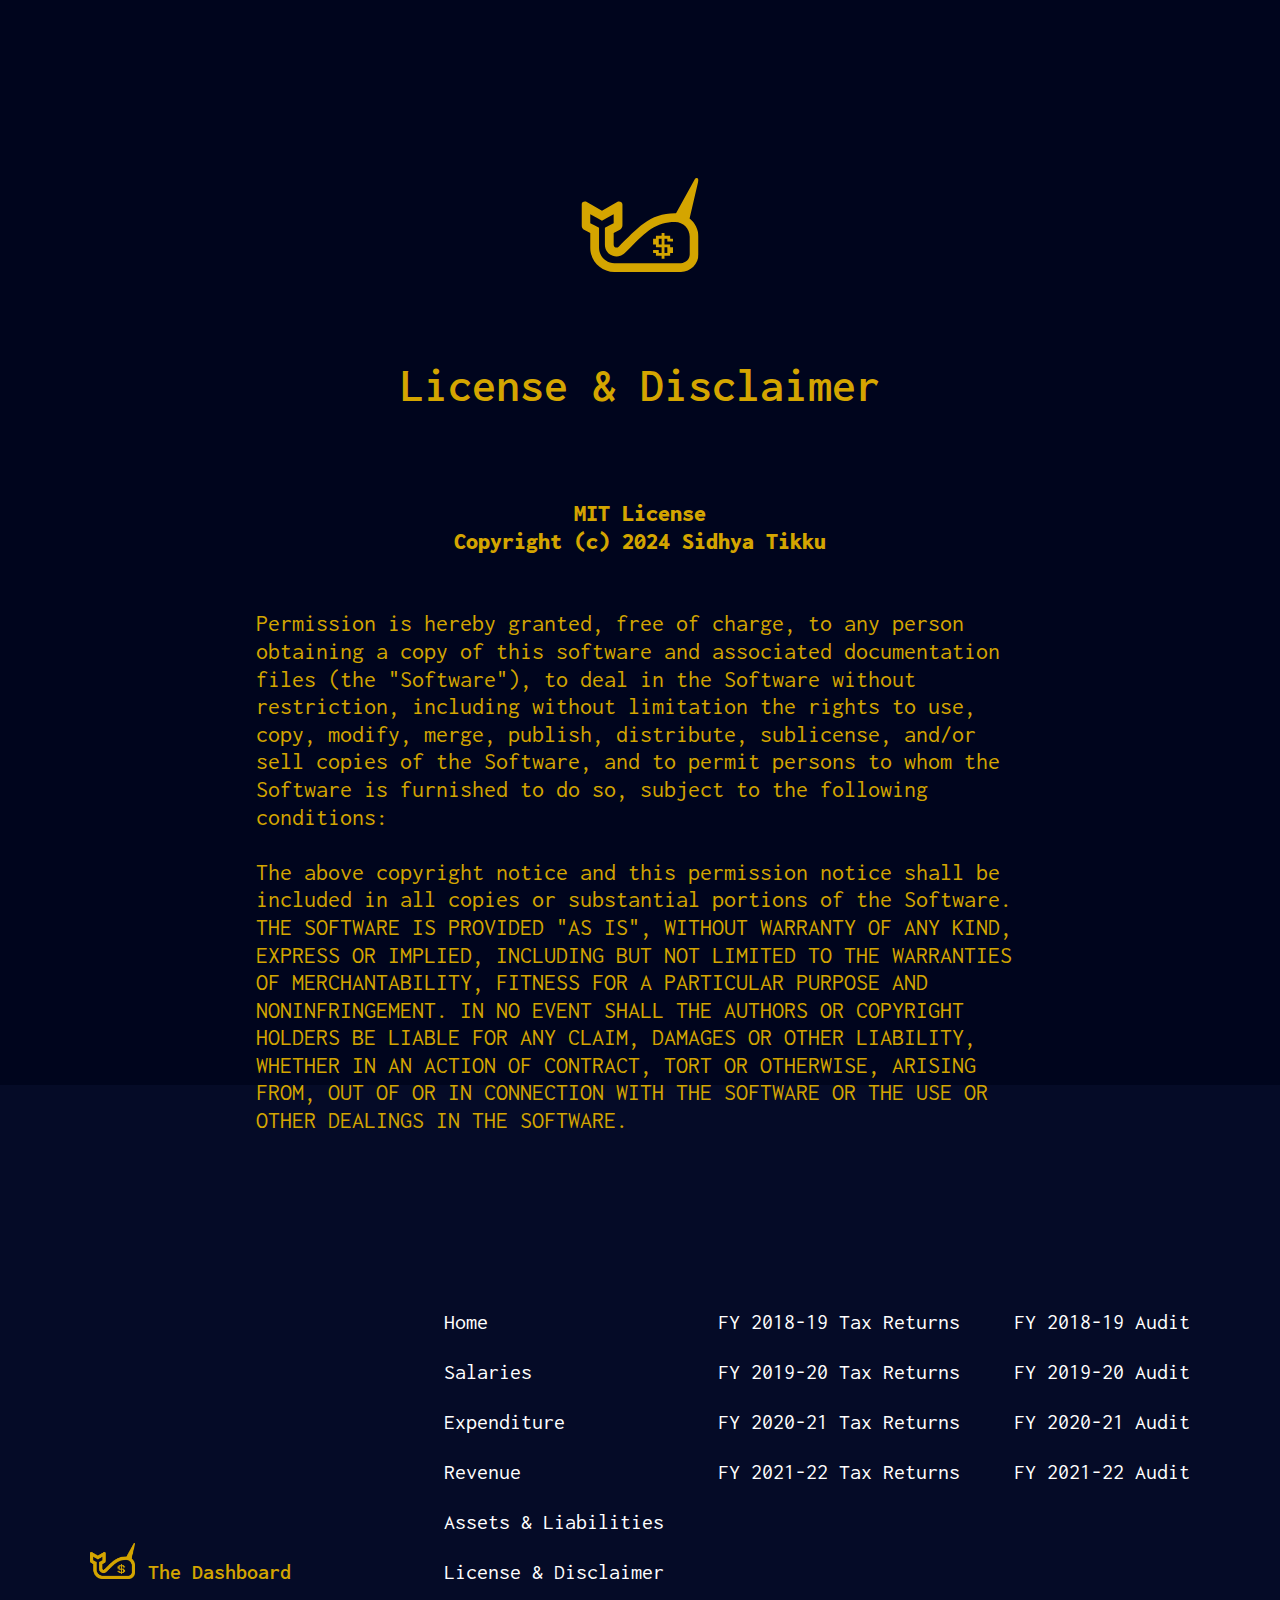
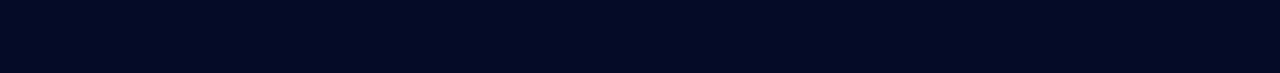
<file: pages/license.html>
<!DOCTYPE html>
<html lang="en" dir="ltr">
  <head>
    <meta charset="utf-8">
    <title>License | The Dashboard</title>
    <link rel="stylesheet" href="../css/license.css">
    <link rel="icon" type="image/x-icon" href="../img/narwhal_favicon.svg">
    <meta name="viewport" content="initial-scale=1.0, width=device-width">

    <script src="https://ajax.googleapis.com/ajax/libs/jquery/3.7.1/jquery.min.js"></script>

    <script async src="https://www.googletagmanager.com/gtag/js?id=G-Y8613NFM9R"></script>
    <script>
      window.dataLayer = window.dataLayer || [];
      function gtag(){dataLayer.push(arguments);}
      gtag('js', new Date());

      gtag('config', 'G-Y8613NFM9R');
    </script>

    <!-- Primary Meta Tags -->
    <meta name="title" content="License | The Dashboard" />
    <meta name="description" content="The Dashboard contains a summarization of The New School's Financial Data from 2018-2022. You can interact with the graphs to draw comparisons and make your own analysis. " />

    <!-- Open Graph / Facebook -->
    <meta property="og:type" content="website" />
    <meta property="og:url" content="https://dashboard.sidhyatikku.com/" />
    <meta property="og:title" content="License | The Dashboard" />
    <meta property="og:description" content="The Dashboard contains a summarization of The New School's Financial Data from 2018-2022. You can interact with the graphs to draw comparisons and make your own analysis. " />
    <meta property="og:image" content="https://dashboard.sidhyatikku.com/img/metaimgs/meta_images_home.jpg" />

    <!-- Twitter -->
    <meta property="twitter:card" content="summary_large_image" />
    <meta property="twitter:url" content="https://dashboard.sidhyatikku.com/" />
    <meta property="twitter:title" content="License | The Dashboard" />
    <meta property="twitter:description" content="The Dashboard contains a summarization of The New School's Financial Data from 2018-2022. You can interact with the graphs to draw comparisons and make your own analysis. " />
    <meta property="twitter:image" content="https://dashboard.sidhyatikku.com/img/metaimgs/meta_images_home.jpg" />

      </head>
  <body>
    <div class = "content">

      <img src="../img/narwhal.svg" alt="Narwhal Logo" id="log_init">
      <!-- <div id="svg-container"></div> -->

      <div id="header">License & Disclaimer</div>


      <div class="description">
        <div class="license_parts_mid"><strong>MIT License</strong></div>
        <div class="license_parts_mid"><strong>Copyright (c) 2024 Sidhya Tikku</strong></div>

        <div class="license_parts"><br><br>Permission is hereby granted, free of charge, to any person obtaining a copy
           of this software and associated documentation files (the "Software"), to deal
           in the Software without restriction, including without limitation the rights
           to use, copy, modify, merge, publish, distribute, sublicense, and/or sell
           copies of the Software, and to permit persons to whom the Software is
           furnished to do so, subject to the following conditions:<br><br></div>
        <div class="license_parts">The above copyright notice and this permission notice shall be included in all
           copies or substantial portions of the Software.</div>
        <div class="license_parts">THE SOFTWARE IS PROVIDED "AS IS", WITHOUT WARRANTY OF ANY KIND, EXPRESS OR
           IMPLIED, INCLUDING BUT NOT LIMITED TO THE WARRANTIES OF MERCHANTABILITY,
           FITNESS FOR A PARTICULAR PURPOSE AND NONINFRINGEMENT. IN NO EVENT SHALL THE
           AUTHORS OR COPYRIGHT HOLDERS BE LIABLE FOR ANY CLAIM, DAMAGES OR OTHER
           LIABILITY, WHETHER IN AN ACTION OF CONTRACT, TORT OR OTHERWISE, ARISING FROM,
           OUT OF OR IN CONNECTION WITH THE SOFTWARE OR THE USE OR OTHER DEALINGS IN THE
           SOFTWARE.</div>
       </div>

      </div>
    </div>

  <footer>
  <div class="footer_content">
    <div class="logo_footer">
      <img src="../img/narwhal.png" alt="narwhal logo with dollar sign" class="footer_logo_png">
      <div class="footer_site_title">
      The Dashboard
      </div>
    </div>
    <div class="links">

      <div class="pages_main">
        <a href="../">Home</a>
        <a href="salaries.html">Salaries</a>
        <a href="expenditure.html">Expenditure</a>
        <a href="revenue.html">Revenue</a>
        <a href="aandl.html">Assets & Liabilities</a>
        <a href="license.html">License & Disclaimer</a>

      </div>
      <div class="docs_irs">
        <a href="../pdfs/irs/tns2019.pdf" target="_blank">FY 2018-19 Tax Returns</a>
        <a href="../pdfs/irs/tns2020.pdf" target="_blank">FY 2019-20 Tax Returns</a>
        <a href="../pdfs/irs/tns2021.pdf" target="_blank">FY 2020-21 Tax Returns</a>
        <a href="../pdfs/irs/tns2022.pdf" target="_blank">FY 2021-22 Tax Returns</a>

      </div>
      <div class="docs_audit">
        <a href="../pdfs/audit/fy2019.pdf" target="_blank">FY 2018-19 Audit</a>
        <a href="../pdfs/audit/fy2020.pdf" target="_blank">FY 2019-20 Audit</a>
        <a href="../pdfs/audit/fy2021.pdf" target="_blank">FY 2020-21 Audit</a>
        <a href="../pdfs/audit/fy2022.pdf" target="_blank">FY 2021-22 Audit</a>

      </div>
    </div>
  </div>
  </footer>
  <script src="../js/switch.js"></script>
  </body>
</html>
</file>
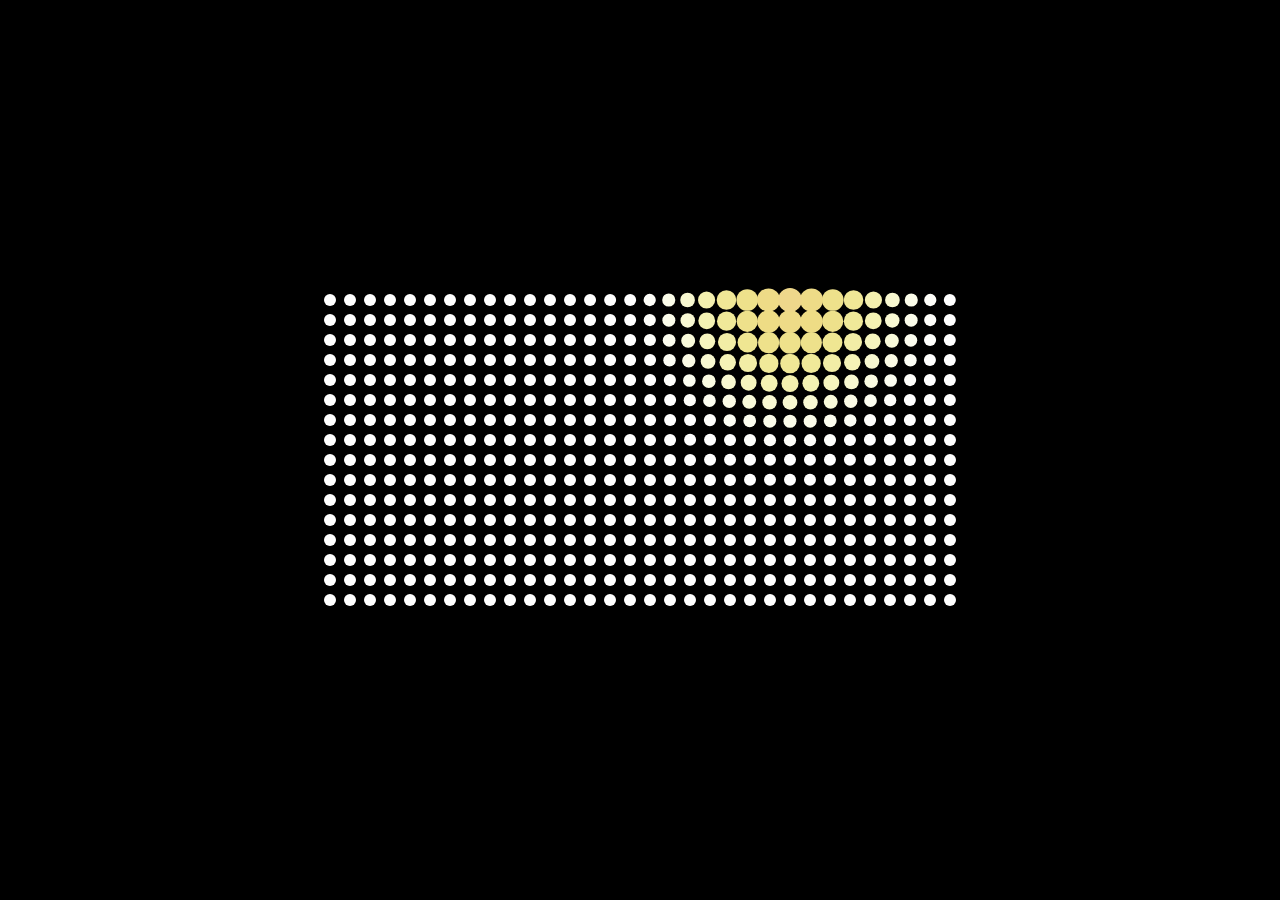
<file: js/anime/documentation/examples/advanced-staggering-2.html>
<!DOCTYPE html>
<html>
<head>
  <title>advanced staggering • anime.js</title>
  <meta charset="utf-8">
  <meta name="viewport" content="width=device-width, initial-scale=1, maximum-scale=1">
  <meta property="og:title" content="anime.js">
  <meta property="og:url" content="https://animejs.com">
  <meta property="og:description" content="Javascript Animation Engine">
  <meta property="og:image" content="https://animejs.com/documentation/assets/img/icons/og.png">
  <meta name="twitter:card" content="summary">
  <meta name="twitter:title" content="anime.js">
  <meta name="twitter:site" content="@juliangarnier">
  <meta name="twitter:description" content="Javascript Animation Engine">
  <meta name="twitter:image" content="https://animejs.com/documentation/assets/img/icons/twitter.png">
  <link rel="apple-touch-icon-precomposed" href="../assets/img/social-media-image.png">
  <link rel="icon" type="image/png" href="../assets/img/favicon.png" >
  <link href="../assets/css/animejs.css" rel="stylesheet">
  <link href="../assets/css/documentation.css" rel="stylesheet">
  <style>

    :root {
      font-size: 20px;
    }

    body {
      display: flex;
      flex-wrap: wrap;
      justify-content: center;
      align-items: center;
      height: 100vh;
      background-color: #000;
    }

    .stagger-visualizer {
      display: flex;
      flex-wrap: wrap;
      justify-content: center;
      align-items: center;
      position: relative;
      width: 32rem;
      height: 16rem;
    }

    .dots-wrapper {
      position: absolute;
      display: flex;
      flex-wrap: wrap;
      justify-content: center;
      align-items: center;
      width: 100%;
      height: 100%;
    }

    .stagger-visualizer .dot {
      position: relative;
      width: calc(1rem - 8px);
      height: calc(1rem - 8px);
      margin: 4px;
      border-radius: 50%;
      background-color: currentColor;
    }

  </style>
</head>
<body>

  <div class="stagger-visualizer">
    <div class="dots-wrapper"></div>
  </div>

</body>
<script type="module">

  import anime from '../../src/index.js';

  var advancedStaggeringAnimation = (function() {

    var staggerVisualizerEl = document.querySelector('.stagger-visualizer');
    var dotsWrapperEl = staggerVisualizerEl.querySelector('.dots-wrapper');
    var dotsFragment = document.createDocumentFragment();
    var grid = [32, 16];
    var cellSize = 1;
    var numberOfElements = grid[0] * grid[1];
    var animation;
    var paused = true;

    for (var i = 0; i < numberOfElements; i++) {
      var dotEl = document.createElement('div');
      dotEl.classList.add('dot');
      dotsFragment.appendChild(dotEl);
    }

    dotsWrapperEl.appendChild(dotsFragment);

    var index = anime.random(0, numberOfElements-1);
    var nextIndex = 0;

    function play() {

      paused = false;
      if (animation) animation.pause();

      nextIndex = anime.random(0, numberOfElements-1);

      var saturation = 75;

      var colorStart = anime.random(0, 256);
      var colorEnd = anime.random(0, 256);
      var colorRangeValue = [colorStart, colorEnd];
      var luminosityStart = anime.random(60, 80);
      var luminosityEnd = anime.random(20, 40);
      var luminosityRangeValue = [luminosityStart, luminosityEnd];

      function staggeredGridColors(el, i, total) {
        var hue = Math.round(anime.stagger(colorRangeValue, {grid: grid, from: index})(el, i, total));
        var luminosity = Math.round(anime.stagger(luminosityRangeValue, {grid: grid, from: index})(el, i, total));
        return 'hsl(' + hue + ', ' + saturation + '%, ' + luminosity + '%)';
      }

      animation = anime({
        targets: '.stagger-visualizer .dot',
        keyframes: [
          {
            zIndex: function(el, i, total) {
              return Math.round(anime.stagger([numberOfElements, 0], {grid: grid, from: index})(el, i, total));
            },
            translateX: anime.stagger('-.001rem', {grid: grid, from: index, axis: 'x'}),
            translateY: anime.stagger('-.001rem', {grid: grid, from: index, axis: 'y'}),
            duration: 200
          }, {
            translateX: anime.stagger('.075rem', {grid: grid, from: index, axis: 'x'}),
            translateY: anime.stagger('.075rem', {grid: grid, from: index, axis: 'y'}),
            scale: anime.stagger([2, .2], {grid: grid, from: index}),
            backgroundColor: staggeredGridColors,
            duration: 450
          }, {
            translateX: 0,
            translateY: 0,
            scale: 1,
            duration: 500,
          }
        ],
        delay: anime.stagger(60, {grid: grid, from: index}),
        easing: 'easeInOutQuad',
        complete: play
      }, 30)

      index = nextIndex;

    }

    play();

  })();

</script>
</html>
</file>
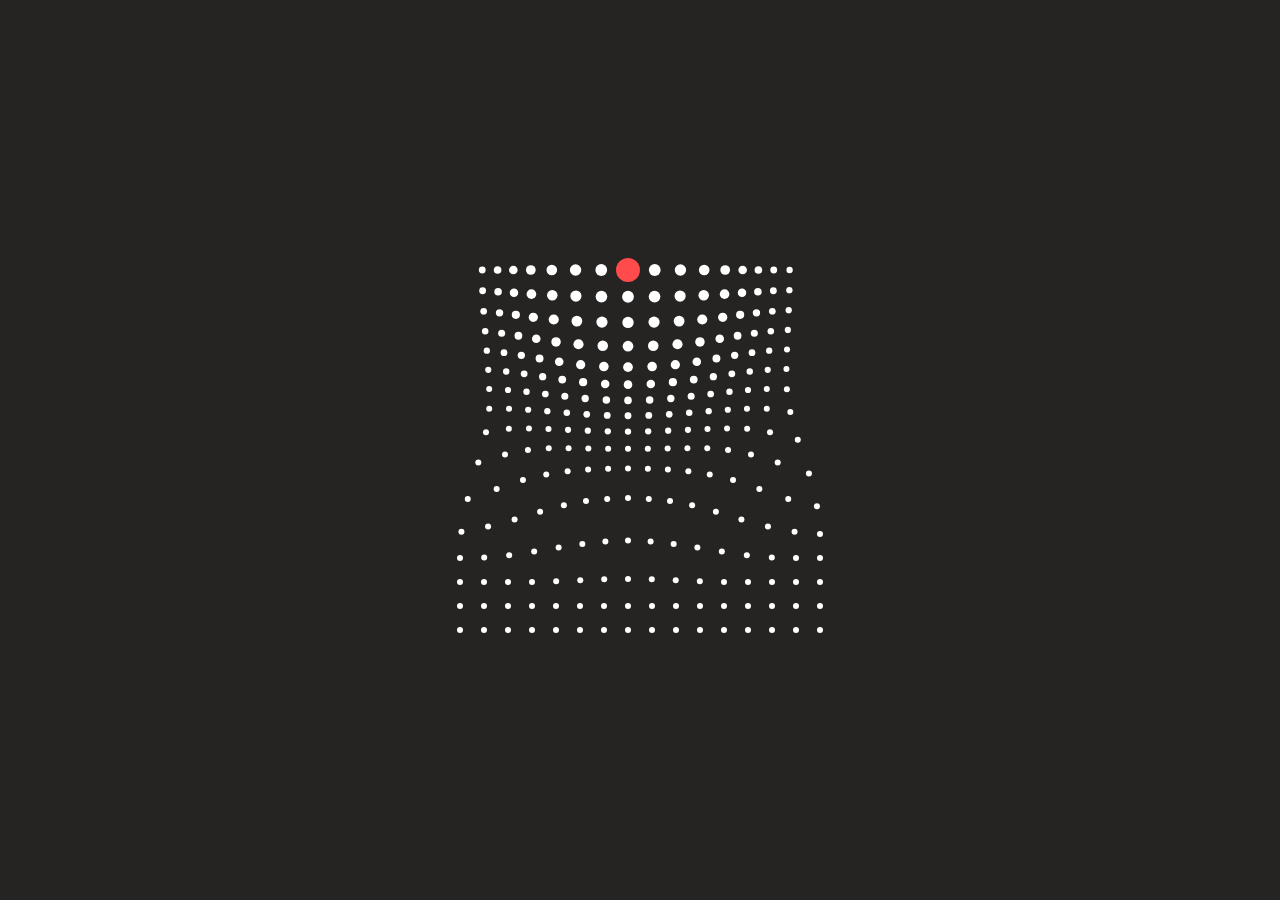
<file: js/anime/documentation/examples/advanced-staggering.html>
<!DOCTYPE html>
<html>
<head>
  <title>advanced staggering • anime.js</title>
  <meta charset="utf-8">
  <meta name="viewport" content="width=device-width, initial-scale=1, maximum-scale=1">
  <meta property="og:title" content="anime.js">
  <meta property="og:url" content="https://animejs.com">
  <meta property="og:description" content="Javascript Animation Engine">
  <meta property="og:image" content="https://animejs.com/documentation/assets/img/icons/og.png">
  <meta name="twitter:card" content="summary">
  <meta name="twitter:title" content="anime.js">
  <meta name="twitter:site" content="@juliangarnier">
  <meta name="twitter:description" content="Javascript Animation Engine">
  <meta name="twitter:image" content="https://animejs.com/documentation/assets/img/icons/twitter.png">
  <link rel="apple-touch-icon-precomposed" href="../assets/img/social-media-image.png">
  <link rel="icon" type="image/png" href="../assets/img/favicon.png" >
  <link href="../assets/css/animejs.css" rel="stylesheet">
  <link href="../assets/css/documentation.css" rel="stylesheet">
  <style>

    :root {
      font-size: 24px;
    }

    body {
      display: flex;
      flex-wrap: wrap;
      justify-content: center;
      align-items: center;
      height: 100vh;
    }

    .stagger-visualizer {
      position: relative;
      display: flex;
      flex-wrap: wrap;
      justify-content: center;
      align-items: center;
      width: 16rem;
      height: 16rem;
    }

    .stagger-visualizer .dot {
      position: relative;
      width: .25rem;
      height: .25rem;
      margin: .375rem;
      background-color: currentColor;
      border-radius: 50%;
    }

    .stagger-visualizer .cursor {
      position: absolute;
      z-index: 1;
      top: 0;
      left: 0;
      width: 1rem;
      height: 1rem;
      background-color: currentColor;
      border-radius: 50%;
    }

  </style>
</head>
<body>

  <div class="stagger-visualizer">
    <div class="cursor color-red"></div>
  </div>

</body>
<script type="module">

  import anime from '../../src/index.js';

  const staggerVisualizerEl = document.querySelector('.stagger-visualizer');
  const fragment = document.createDocumentFragment();
  const numberOfElements = 16*16;
  var animation;

  for (let i = 0; i < numberOfElements; i++) {
    const dotEl = document.createElement('div');
    dotEl.classList.add('dot');
    fragment.appendChild(dotEl);
  }

  staggerVisualizerEl.appendChild(fragment);

  let index = anime.random(0, numberOfElements);
  let nextIndex = 0;

  function animateGrid() {

    if (animation) animation.pause();

    nextIndex = anime.random(0, numberOfElements);

    anime.set('.cursor', {
      translateX: anime.stagger('-1rem', {grid: [16, 16], from: index, axis: 'x'}),
      translateY: anime.stagger('-1rem', {grid: [16, 16], from: index, axis: 'y'})
    });

    animation = anime.timeline({
      easing: 'easeInOutQuad',
      complete: animateGrid
    })
    .add({
      targets: '.cursor',
      keyframes: [
        { scale: .625 }, 
        { scale: 1.125 },
        { scale: 1 }
      ],
      duration: 600
    })
    .add({
      targets: '.dot',
      keyframes: [
        {
          translateX: anime.stagger('-.175rem', {grid: [16, 16], from: index, axis: 'x'}),
          translateY: anime.stagger('-.175rem', {grid: [16, 16], from: index, axis: 'y'}),
          duration: 200
        }, {
          translateX: anime.stagger('.125rem', {grid: [16, 16], from: index, axis: 'x'}),
          translateY: anime.stagger('.125rem', {grid: [16, 16], from: index, axis: 'y'}),
          scale: 2,
          duration: 500
        }, {
          translateX: 0,
          translateY: 0,
          scale: 1,
          duration: 600,
        }
      ],
      delay: anime.stagger(50, {grid: [16, 16], from: index})
    }, '-=600')
    .add({
      targets: '.cursor',
      translateX: { value: anime.stagger('-1rem', {grid: [16, 16], from: nextIndex, axis: 'x'}), duration: anime.random(400, 1200) },
      translateY: { value: anime.stagger('-1rem', {grid: [16, 16], from: nextIndex, axis: 'y'}), duration: anime.random(400, 1200) },
      easing: 'easeOutSine'
    }, '-=1100')

    index = nextIndex;

  }

  animateGrid();

</script>
</html>
</file>
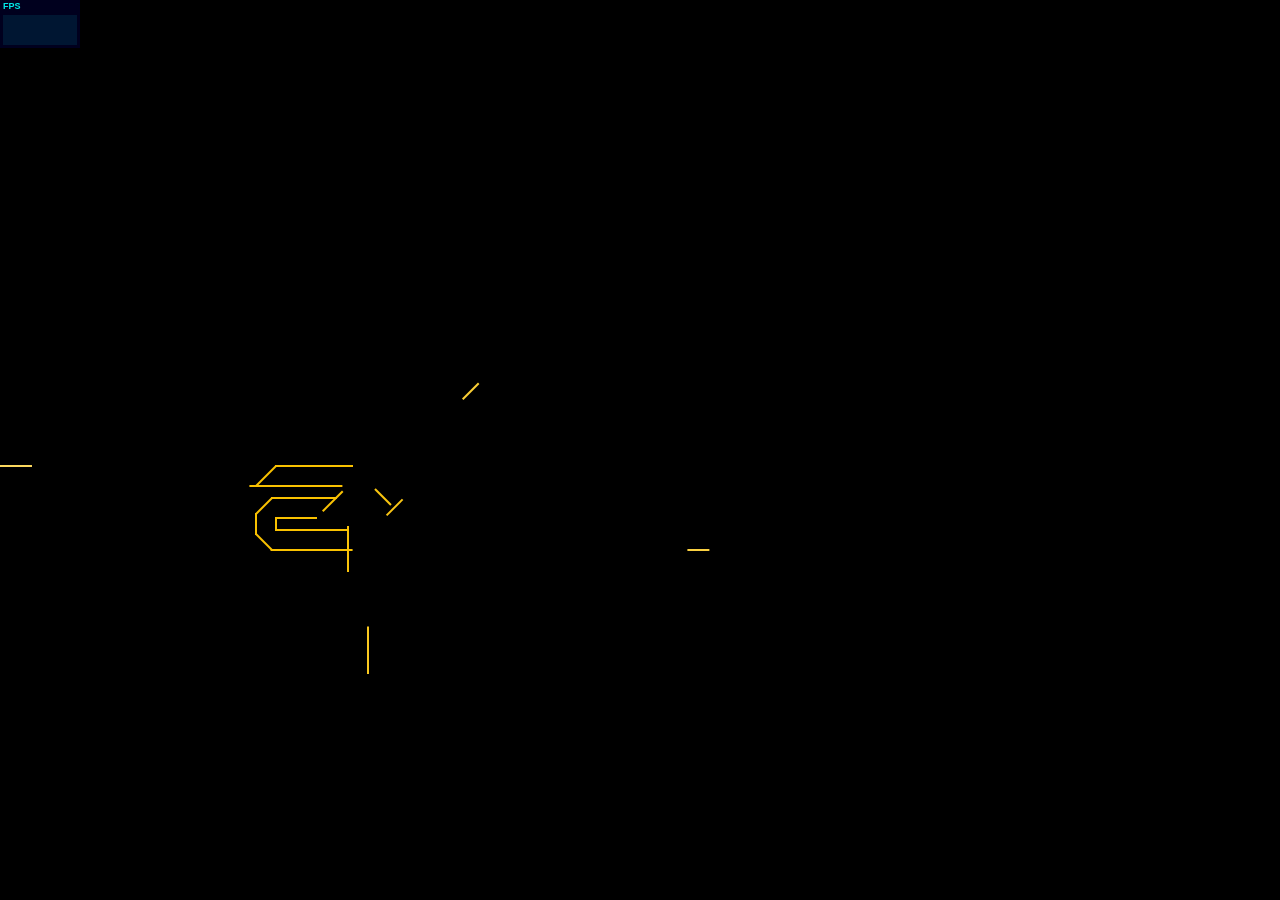
<file: js/anime/documentation/examples/animejs-mgs-logo-animation.html>
<!DOCTYPE html>
<html>
<head>
  <title>Anime MGS logo animation | anime.js</title>
  <meta charset="utf-8">
  <meta name="viewport" content="width=device-width, initial-scale=1, maximum-scale=1">
  <meta property="og:title" content="anime.js">
  <meta property="og:url" content="https://animejs.com">
  <meta property="og:description" content="Javascript Animation Engine">
  <meta property="og:image" content="https://animejs.com/documentation/assets/img/icons/og.png">
  <meta name="twitter:card" content="summary">
  <meta name="twitter:title" content="anime.js">
  <meta name="twitter:site" content="@juliangarnier">
  <meta name="twitter:description" content="Javascript Animation Engine">
  <meta name="twitter:image" content="https://animejs.com/documentation/assets/img/icons/twitter.png">
  <link rel="apple-touch-icon-precomposed" href="../assets/img/social-media-image.png">
  <link rel="icon" type="image/png" href="../assets/img/favicon.png">
  <link href="../assets/css/animejs.css" rel="stylesheet">
  <link href="../assets/css/documentation.css" rel="stylesheet">
  <script src="../../lib/anime.min.js"></script>
  <!-- <script src="../assets/js/anime/anime.2.2.0.js"></script> -->
  <style>

    html,
    body {
      background-color: black;
    }

    section {
      position: absolute;
      width: 100%;
      height: 100%;
      display: flex;
      justify-content: center;
    }

    .mgs-logo { margin: auto; }
    .vert { transform-origin: center bottom; }
    .hori { transform-origin: 0% 50%; }
    .diag-left { transform-origin: 100% 100%; }
    .diag-right { transform-origin: 100% 0%; }

    .stripes path,
    .text-fills path,
    .katakana path,
    .line {
      opacity: 0
    }

  </style>
</head>
<body>
  <section>
    <svg class="mgs-logo" width="100%" height="448" viewBox="0 0 1024 448">
      <g class="stripes" transform="translate(321.000000, 160.000000)" fill="#FFF">
        <path d="M8,20 L12,16 L92,16 L88,20 L8,20 L8,20 L8,20 L8,20 Z" class="stripe stripe-left"></path>
        <path d="M4,24 L0,28 L80,28 L84,24 L4,24 L4,24 L4,24 L4,24 Z" class="stripe stripe-left"></path>
        <path d="M16,12 L20,8 L100,8 L96,12 L16,12 L16,12 L16,12 L16,12 Z" class="stripe stripe-left"></path>
        <path d="M24,4 L28,0 L108,7.10542736e-15 L104,4 L24,4 L24,4 L24,4 L24,4 Z" class="stripe stripe-left"></path>
      </g>
      <g class="stripes" transform="translate(592.000000, 160.000000)" fill="#FFF">
        <path d="M8,20 L12,16 L92,16 L88,20 L8,20 L8,20 L8,20 L8,20 Z" class="stripe stripe-right"></path>
        <path d="M4,24 L0,28 L80,28 L84,24 L4,24 L4,24 L4,24 L4,24 Z" class="stripe stripe-right"></path>
        <path d="M16,12 L20,8 L100,8 L96,12 L16,12 L16,12 L16,12 L16,12 Z" class="stripe stripe-right"></path>
        <path d="M24,4 L28,0 L108,7.10542736e-15 L104,4 L24,4 L24,4 L24,4 L24,4 Z" class="stripe stripe-right"></path>
      </g>
      <g class="katakana" transform="translate(202.000000, 128.000000)" fill="#FFF">
        <path d="M55,33 L56,32 L136,32 L135,33 L55,33 Z" data-d="M0,92 L60,32 L140,32 L80,92 L0,92 Z"></path>
        <path d="M28,28 L29,28 L1,0 L0,0 L28,28 Z" data-d="M32,28 L230,28 L202,0 L4,0 L32,28 Z"></path>
        <path d="M232,28 L204,0 L205,0 L233,28 L232,28 Z" data-d="M236,28 L208,0 L388,0 L416,28 L236,28 Z"></path>
        <path d="M169,92 L197,64 L199,64 L171,92 L169,92 Z" data-d="M173,92 L201,64 L381,64 L353,92 L173,92 Z"></path>
        <path d="M435,92 L355,92 L356,91 L436,91 L435,92 Z" data-d="M439,92 L359,92 L387,64 L467,64 L439,92 Z"></path>
        <path d="M497,28 L498,28 L470,0 L469,0 L497,28 Z" data-d="M422,28 L502,28 L474,0 L394,0 L422,28 Z"></path>
        <path d="M476,65 L556,65 L555,64 L475,64 L476,65 Z" data-d="M507,92 L587,92 L559,64 L479,64 L507,92 Z"></path>
        <path d="M554,59 L553,60 L473,60 L474,59 L554,59 Z" data-d="M617,0 L557,60 L477,60 L537,0 L617,0 Z"></path>
      </g>
      <g class="text-fills" transform="translate(128.000000, 240.000000)" fill="#FFF">
        <path d="M0,48 L0,68 L16,84 L96,84 L112,68 L112,16 L96,0 L20,0 L0,20 L92,20 L92,64 L20,64 L20,52 L60,52 L80,32 L16,32 L0,48 Z" id="a"></path>
        <path d="M216,84 L236,84 L236,16 L220,0 L140,0 L124,16 L124,84 L144,84 L144,20 L216,20 L216,84 L216,84 Z" id="n"></path>
        <path d="M248,0 L268,0 L268,84 L248,84 L248,0 Z" id="i"></path>
        <path d="M300,20 L300,84 L280,84 L280,16 L296,0 L408,0 L424,16 L424,84 L404,84 L404,20 L362,20 L362,84 L342,84 L342,20 L300,20 Z" id="m"></path>
        <path d="M548,36 L548,16 L532,2.55795385e-13 L452,2.4158453e-13 L436,16 L436,68 L452,84 L528,84 L548,64 L456,64 L456,20 L528,20 L528,32 L488,32 L468,52 L532,52 L548,36 L548,36 Z" id="e"></path>
        <path d="M562,64 L582,84 L626,84 L642,68 L642,0 L622,0 L622,64 L562,64 Z" id="j"></path>
        <path d="M674,20 L766,20 L746,0 L670,0 L654,16 L654,36 L670,52 L746,52 L746,64 L654,64 L674,84 L750,84 L766,68 L766,48 L750,32 L674,32 L674,20 Z" id="s"></path>
      </g>
      <g stroke="#FFF" stroke-width="2" fill="none" fill-rule="evenodd">
        <path d="M148,292 L148,304" class="line vert" stroke-linecap="square"></path>
        <path d="M128,288 L128,308" class="line vert" stroke-linecap="square"></path>
        <path d="M148,240 L128,260" class="line diag-right"></path>
        <path d="M128,308 L144,324" class="line diag-left"></path>
        <path d="M144,272 L128,288" class="line diag-right"></path>
        <path d="M148,240 L224,240" class="line hori" stroke-linecap="square"></path>
        <path d="M144,272 L208,272" class="line hori" stroke-linecap="square"></path>
        <path d="M148,292 L188,292" class="line hori" stroke-linecap="square"></path>
        <path d="M148,304 L220,304" class="line hori" stroke-linecap="square"></path>
        <path d="M144,324 L224,324" class="line hori" stroke-linecap="square"></path>
        <path d="M129,260 L220,260" class="line hori" stroke-linecap="square"></path>
        <path d="M208,272 L188,292" class="line diag-right"></path>
        <path d="M220,260 L220,304" class="line vert" stroke-linecap="square"></path>
        <path d="M224,240 L240,256" class="line diag-left"></path>
        <path d="M240,308 L224,324" class="line diag-right"></path>
        <path d="M240,256 L240,308" class="line vert" stroke-linecap="square"></path>
        <path d="M252,256 L252,324" class="line vert" stroke-linecap="square"></path>
        <path d="M268,240 L252,256" class="line diag-right"></path>
        <path d="M252,324 L272,324" class="line hori" stroke-linecap="square"></path>
        <path d="M272,260 L272,324" class="line vert" stroke-linecap="square"></path>
        <path d="M268,240 L348,240" class="line hori" stroke-linecap="square"></path>
        <path d="M272,260 L344,260" class="line hori" stroke-linecap="square"></path>
        <path d="M344,260 L344,324" class="line vert" stroke-linecap="square"></path>
        <path d="M348,240 L364,256" class="line diag-left"></path>
        <path d="M344,324 L364,324" class="line hori" stroke-linecap="square"></path>
        <path d="M364,256 L364,324" class="line vert" stroke-linecap="square"></path>
        <path d="M376,240 L376,324" class="line vert" stroke-linecap="square"></path>
        <path d="M376,324 L396,324" class="line hori" stroke-linecap="square"></path>
        <path d="M376,240 L396,240" class="line hori" stroke-linecap="square"></path>
        <path d="M396,240 L396,324" class="line vert" stroke-linecap="square"></path>
        <path d="M408,256 L408,324" class="line vert" stroke-linecap="square"></path>
        <path d="M424,240 L408,256" class="line diag-right"></path>
        <path d="M408,324 L428,324" class="line hori" stroke-linecap="square"></path>
        <path d="M428,261 L428,323" class="line vert" stroke-linecap="square"></path>
        <path d="M424,240 L536,240" class="line hori" stroke-linecap="square"></path>
        <path d="M428,260 L470,260" class="line hori" stroke-linecap="square"></path>
        <path d="M470,261 L470,323" class="line vert" stroke-linecap="square"></path>
        <path d="M470,324 L490,324" class="line hori" stroke-linecap="square"></path>
        <path d="M490,261 L490,323" class="line vert" stroke-linecap="square"></path>
        <path d="M490,260 L532,260" class="line hori" stroke-linecap="square"></path>
        <path d="M532,261 L532,323" class="line vert" stroke-linecap="square"></path>
        <path d="M536,240 L552,256" class="line diag-left"></path>
        <path d="M532,324 L552,324" class="line hori" stroke-linecap="square"></path>
        <path d="M552,256 L552,324" class="line vert" stroke-linecap="square"></path>
        <path d="M564,256 L564,308" class="line vert" stroke-linecap="square"></path>
        <path d="M564,308 L580,324" class="line diag-left"></path>
        <path d="M580,240 L564,256" class="line diag-right"></path>
        <path d="M584,260 L584,304" class="line vert" stroke-linecap="square"></path>
        <path d="M616,272 L596,292" class="line diag-right"></path>
        <path d="M580,240 L660,240" class="line hori" stroke-linecap="square"></path>
        <path d="M584,260 L656,260" class="line hori" stroke-linecap="square"></path>
        <path d="M580,324 L656,324" class="line hori" stroke-linecap="square"></path>
        <path d="M596,292 L660,292" class="line hori" stroke-linecap="square"></path>
        <path d="M616,272 L656,272" class="line hori" stroke-linecap="square"></path>
        <path d="M656,260 L656,272" class="line vert" stroke-linecap="square"></path>
        <path d="M660,240 L676,256" class="line diag-left"></path>
        <path d="M676,304 L656,324" class="line diag-right"></path>
        <path d="M676,276 L660,292" class="line diag-right"></path>
        <path d="M584,304 L676,304" class="line hori" stroke-linecap="square"></path>
        <path d="M676,256 L676,276" class="line vert" stroke-linecap="square"></path>
        <path d="M690,304 L710,324" class="line diag-left"></path>
        <path d="M690,304 L750,304" class="line hori" stroke-linecap="square"></path>
        <path d="M710,324 L754,324" class="line hori" stroke-linecap="square"></path>
        <path d="M750,240 L750,304" class="line vert" stroke-linecap="square"></path>
        <path d="M770,308 L754,324" class="line diag-right"></path>
        <path d="M750,240 L770,240" class="line hori" stroke-linecap="square"></path>
        <path d="M770,240 L770,308" class="line vert" stroke-linecap="square"></path>
        <path d="M782,256 L782,276" class="line vert" stroke-linecap="square"></path>
        <path d="M782,276 L798,292" class="line diag-left"></path>
        <path d="M782,304 L802,324" class="line diag-left"></path>
        <path d="M798,240 L782,256" class="line diag-right"></path>
        <path d="M802,260 L802,272" class="line vert" stroke-linecap="square"></path>
        <path d="M798,240 L874,240" class="line hori" stroke-linecap="square"></path>
        <path d="M802,272 L878,272" class="line hori" stroke-linecap="square"></path>
        <path d="M802,324 L878,324" class="line hori" stroke-linecap="square"></path>
        <path d="M798,292 L874,292" class="line hori" stroke-linecap="square"></path>
        <path d="M782,304 L874,304" class="line hori" stroke-linecap="square"></path>
        <path d="M874,292 L874,304" class="line vert" stroke-linecap="square"></path>
        <path d="M878,272 L894,288" class="line diag-left"></path>
        <path d="M874,240 L894,260" class="line diag-left"></path>
        <path d="M894,308 L878,324" class="line diag-right"></path>
        <path d="M802,260 L894,260" class="line hori" stroke-linecap="square"></path>
        <path d="M894,288 L894,308" class="line vert" stroke-linecap="square"></path>
      </g>
    </svg>
  </section>
  <script>

  var logoAnimation = anime.timeline({
    direction: 'alternate',
    loop: true
  });

  logoAnimation
  .add({
      targets: '.stripes path',
      translateX: [-1000, 0],
      opacity: {
        value: 1,
        duration: 100
      },
      fill: '#F9C100',
      delay: (el, i) => 2200 + (i * 75),
      duration: 400,
      easing: 'easeOutExpo',
    }, 0)
  .add({
      targets: '.katakana path',
      d: (el) => el.getAttribute('data-d'),
      opacity: {
        value: [0, 1],
        duration: 100
      },
      fill: '#F9C100',
      delay: (el, i) => 2400 + (i * 120),
      duration: 1200,
      easing: 'easeOutCirc',
    }, 0)
    .add({
      targets: '.text-fills path',
      opacity: [0, 1],
      fill: '#F9C100',
      easing: 'easeOutExpo',
      duration: 200,
      delay: (t, i) => 3300 + (anime.random(0, 450)),
    }, 0)
    .add({
      targets: '.line',
      translateX: (target) => {
        let x = 1200;
        let translate;
        if (target.classList.contains('hori')) translate = anime.random(0, 1) ? x : -x;
        if (target.classList.contains('diag-right') || target.classList.contains('diag-left')) translate =  x / 3;
        return [translate, 0];
      },
      translateY: (target) => {
        let y = 1200;
        let translate;
        if (target.classList.contains('vert')) translate = anime.random(0, 1) ? y : -y;
        if (target.classList.contains('diag-right')) translate =  -y / 3;
        if (target.classList.contains('diag-left')) translate =  y / 3;
        return [translate, 0];
      },
      stroke: '#F9C100',
      opacity: {
        value: [0, 1],
        duration: 100,
      },
      delay: (t, i) => (i * 25),
      duration: 500,
      easing: 'easeOutSine',
    }, 0);

  </script>
  <script src="../assets/js/vendors/stats.min.js"></script>
</body>
</html>
</file>
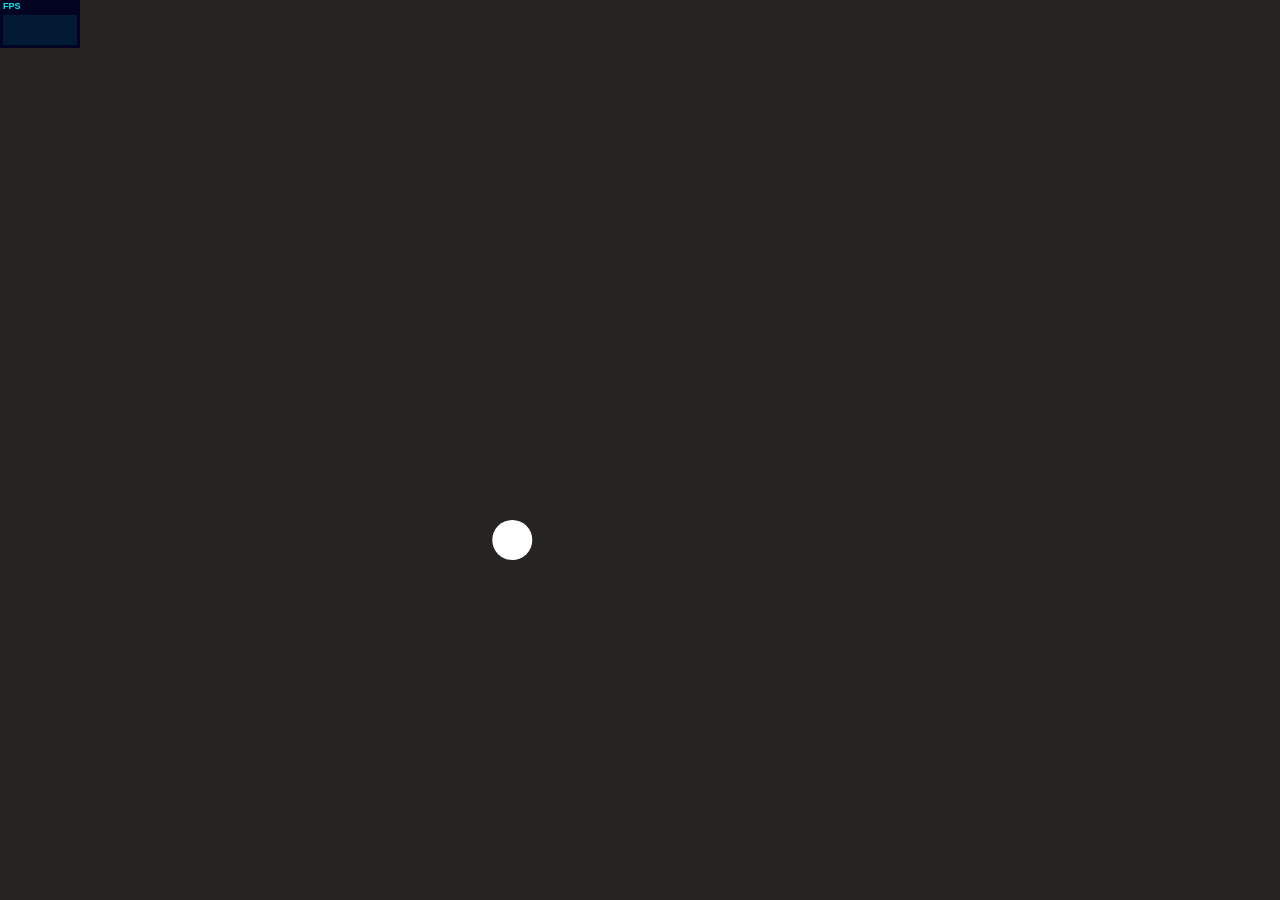
<file: js/anime/documentation/examples/animejs-v2-logo-animation.html>
<!DOCTYPE html>
<html>
<head>
  <title>Anime logo animation | anime.js</title>
  <meta charset="utf-8">
  <meta name="viewport" content="width=device-width, initial-scale=1, maximum-scale=1">
  <meta property="og:title" content="anime.js">
  <meta property="og:url" content="https://animejs.com">
  <meta property="og:description" content="Javascript Animation Engine">
  <meta property="og:image" content="https://animejs.com/documentation/assets/img/icons/og.png">
  <meta name="twitter:card" content="summary">
  <meta name="twitter:title" content="anime.js">
  <meta name="twitter:site" content="@juliangarnier">
  <meta name="twitter:description" content="Javascript Animation Engine">
  <meta name="twitter:image" content="https://animejs.com/documentation/assets/img/icons/twitter.png">
  <link rel="apple-touch-icon-precomposed" href="../assets/img/social-media-image.png">
  <link rel="icon" type="image/png" href="../assets/img/favicon.png">
  <link href="../assets/css/animejs.css" rel="stylesheet">
  <link href="../assets/css/documentation.css" rel="stylesheet">
  <script src="../../lib/anime.min.js"></script>
  <!-- <script src="../assets/js/anime/anime.2.2.0.js"></script> -->
  <style>
    body {
      opacity: 0;
      display: flex;
      flex-direction: column;
      justify-content: center;
    }
    body.ready {
      opacity: 1;
    }
    .logo-animation {
      display: flex;
      align-items: center;
      justify-content: center;
      width: 100%;
      margin-top: -40px;
    }
    .letters {
      position: relative;
      display: flex;
      width: 682px;
      height: 162px;
    }
    .letter {
      position: relative;
      width: 162px;
      height: 162px;
    }
    .letter:not(:first-child) {
      margin-left: -42px;
    }
    .letter-i {
      z-index: 1;
      width: 82px;
      transform-origin: 100% 50%;
    }
    .dot {
      position: absolute;
      width: 42px;
      height: 42px;
      transform: scale(0);
    }
    .dot-i {
      top: 0;
      left: 240px;
    }
    .dot-e {
      bottom: 0;
      right: 0;
    }
    .logo-icon {
      display: flex;
      position: absolute;
      left: 230px;
      top: -10px;
      width: 222px;
      height: 62px;
    }
    .icon {
      width: 62px;
      height: 62px;
      opacity: 0;
    }
    .icon-text {
      position: absolute;
      top: 60px;
      left: 60px;
      width: 160px;
      height: 62px;
    }
    .icon-text path,
    .icon-text polygon {
      opacity: 0;
    }
  </style>
</head>
<body>
  <div class="logo-animation">
    <div class="letters">
      <div class="letter letter-a">
        <svg viewBox="0 0 162 162">
          <g fill="none" fill-rule="evenodd" stroke="#5E89FB">
            <path class="fill in" stroke-width="40" d="M101 141H81a60 60 0 1 1 0-120c33.14 0 59 26.86 60 60v80"/>
            <path class="fill out" stroke-width="40" d="M141 161V81c-1-33.14-26.86-60-60-60a60 60 0 1 0 0 120h20"/>
            <path class="line out" stroke-width="2" d="M121 161V81.33C120.18 58.59 102.7 41 81 41a40 40 0 1 0 0 80h20v40H81A80 80 0 1 1 81 1c43.8 0 78.66 35.27 80 79.7V161h-40z"/>
          </g>
        </svg>
      </div>
      <div class="letter letter-n">
        <svg viewBox="0 0 162 162">
          <g fill="none" fill-rule="evenodd" stroke="#FB155A">
            <path class="fill in" stroke-width="40" d="M21 161V1"/>
            <path class="fill out" stroke-width="40" d="M21 1v160"/>
            <path class="fill in" stroke-width="40" d="M21 161V81c1-33.14 26.86-60 60-60a60 60 0 0 1 60 60v80"/>
            <path class="fill out" stroke-width="40" d="M141 161V81a60 60 0 0 0-60-60c-33.14 0-59 26.86-60 60v80"/>
            <path class="line out" stroke-width="2" d="M41 161V1H1v160h40z"/>
            <path class="line out" stroke-width="2" d="M1 161V80.4C2.35 36.27 37.2 1 81 1a80 80 0 0 1 80 80v80h-40V81a40 40 0 0 0-40-40c-21.7 0-39.18 17.59-40 40.33V161H1z"/>
          </g>
        </svg>
      </div>
      <div class="letter letter-i">
        <svg viewBox="0 0 82 162">
          <g fill="none" fill-rule="evenodd" stroke="#18FF92">
            <path class="fill in" stroke-width="40" d="M21 61v20a60 60 0 0 0 60 60"/>
            <path class="fill out" stroke-width="40" d="M81 141a60 60 0 0 1-60-60V61"/>
            <path class="line out" stroke-width="2" d="M81 121a40 40 0 0 1-40-40V61H1v20a80 80 0 0 0 80 80v-40z"/>
          </g>
        </svg>
      </div>
      <div class="letter letter-m-1">
        <svg viewBox="0 0 162 162">
          <g fill="none" fill-rule="evenodd" stroke="#5E89FB">
            <path class="fill in" stroke-width="40" d="M21 161V1"/>
            <path class="fill out" stroke-width="40" d="M21 1v160"/>
            <path class="fill in" stroke-width="40" d="M21 161V81c1-33.14 26.86-60 60-60a60 60 0 0 1 60 60v80"/>
            <path class="fill out" stroke-width="40" d="M141 161V81a60 60 0 0 0-60-60c-33.14 0-59 26.86-60 60v80"/>
            <path class="line out" stroke-width="2" d="M41 161V1H1v160h40z"/>
            <path class="line out" stroke-width="2" d="M1 161V80.4C2.35 36.27 37.2 1 81 1a80 80 0 0 1 80 80v80h-40V81a40 40 0 0 0-40-40c-21.7 0-39.18 17.59-40 40.33V161H1z"/>
          </g>
        </svg>
      </div>
      <div class="letter letter-m-2">
        <svg viewBox="0 0 162 162">
          <g fill="none" fill-rule="evenodd" stroke="#FB155A">
            <path class="fill in" stroke-width="40" d="M21 161V81c1-33.14 26.86-60 60-60a60 60 0 0 1 60 60v80"/>
            <path class="fill out" stroke-width="40" d="M141 161V81a60 60 0 0 0-60-60c-33.14 0-59 26.86-60 60v80"/>
            <path class="line out" stroke-width="2" d="M1 161V80.4C2.35 36.27 37.2 1 81 1a80 80 0 0 1 80 80v80h-40V81a40 40 0 0 0-40-40c-21.7 0-39.18 17.59-40 40.33V161H1z"/>
          </g>
        </svg>
      </div>
      <div class="letter letter-e">
        <svg viewBox="0 0 162 162">
          <g fill="none" fill-rule="evenodd" stroke="#18FF92">
            <path class="fill in" stroke-width="40" d="M81 101h60V81c-1-33.14-26.86-60-60-60a60 60 0 1 0 0 120"/>
            <path class="fill out" stroke-width="40" d="M81 141a60 60 0 1 1 0-120c33.14 0 59 26.86 60 60v20H81"/>
            <path class="line out" stroke-width="2" d="M81 81v40h80V80.7C159.66 36.27 124.8 1 81 1a80 80 0 1 0 0 160v-40a40 40 0 1 1 0-80c21.6 0 39.01 17.42 39.99 40H81z"/>
          </g>
        </svg>
      </div>
      <div class="logo-icon">
        <div class="icon">
          <svg viewBox="0 0 62 62">
            <g fill="none" fill-rule="evenodd" stroke-width="2" transform="translate(1 1)">
              <path class="icon-curve" stroke="#FF1554" d="M0 16a80.88 80.88 0 0 1 44 44"/>
              <path class="icon-line" stroke="#5E89FB" d="M4 0h54a2 2 0 0 1 2 2.01V58A2 2 0 0 1 58 60H2a2 2 0 0 1-2-2.01V2A2 2 0 0 1 2 0h2z"/>
              <rect width="40" height="40" x="10" y="10" stroke="#18FF92" rx="20"/>
            </g>
          </svg>
        </div>
        <div class="icon-text">
          <svg viewBox="0 0 160 62">
            <g fill="#FBF3FB" fill-rule="evenodd">
              <path d="M27.33 18h1.73l10.15 25.7h-1.69l-3.24-8.24H21.97l-3.28 8.24H17L27.33 18zm6.45 16.1l-5.51-14.55h-.07l-5.73 14.54h11.3z"/>
              <polygon points="51.334 18 53.314 18 69.55 41.58 69.622 41.58 69.622 18 71.206 18 71.206 43.704 69.334 43.704 52.99 19.944 52.918 19.944 52.918 43.704 51.334 43.704"/>
              <polygon points="86.027 18 87.611 18 87.611 43.704 86.027 43.704"/>
              <polygon points="102.433 18 104.701 18 114.745 41.94 114.817 41.94 124.753 18 127.021 18 127.021 43.704 125.437 43.704 125.437 19.944 125.365 19.944 115.573 43.704 113.989 43.704 104.089 19.944 104.017 19.944 104.017 43.704 102.433 43.704"/>
              <polygon points="141.843 18 159.123 18 159.123 19.368 143.427 19.368 143.427 29.664 158.187 29.664 158.187 31.032 143.427 31.032 143.427 42.336 159.303 42.336 159.303 43.704 141.843 43.704"/>
            </g>
          </svg>
        </div>
      </div>
      <div class="dot dot-i">
        <svg viewBox="0 0 42 42">
          <g fill="none" fill-rule="evenodd">
            <rect width="40" height="40" x="1" y="1" fill="#17F28C" rx="20"/>
          </g>
        </svg>
      </div>
      <div class="dot dot-e">
        <svg viewBox="0 0 42 42">
          <g fill="none" fill-rule="evenodd">
            <rect width="40" height="40" x="1" y="1" fill="#FFFFFF" rx="20"/>
          </g>
        </svg>
      </div>
    </div>
  </div>
  <script>

    var logoAnimation = (function() {

      var logoEl = document.querySelector('.logo-animation');
      var pathEls = document.querySelectorAll('.logo-animation path:not(.icon-curve)');
      var innerWidth = window.innerWidth;
      var maxWidth = 740;
      var logoScale = innerWidth <= maxWidth ? innerWidth / maxWidth : 1;
      var logoTimeline = anime.timeline({ autoplay: false, direction: 'alternate', loop: true });

      logoEl.style.transform = 'translateY(50px) scale('+logoScale+')';

      for (var i = 0; i < pathEls.length; i++) {
        var el = pathEls[i];
        el.setAttribute('stroke-dashoffset', anime.setDashoffset(el));
      }

      logoTimeline
        .add({
          targets: '.dot-e',
          translateX: [
            { value: -600, duration: 520, delay: 200, easing: 'easeInQuart' },
            { value: [-100, 0], duration: 500, delay: 1000, easing: 'easeOutQuart' }
          ],
          scale: [
            { value: [0, 1], duration: 200, easing: 'easeOutBack' },
            { value: 0, duration: 20, delay: 500, easing: 'easeInQuart' },
            { value: 1, duration: 200, delay: 1000, easing: 'easeOutQuart' },
            { value: 0, duration: 400, delay: 500, easing: 'easeInBack' }
          ]
        }, 0)
        .add({
          targets: '.dot-i',
          translateY: { value: [-200, 0], duration: 500, elasticity: 400 },
          scale: [
            { value: [0, 1], duration: 100, easing: 'easeOutQuart' },
            { value: 0, duration: 400, delay: 1400, easing: 'easeInBack' }
          ],
          delay: 1200
        }, 0)
        .add({
          targets: '.fill.in',
          strokeDashoffset: {
            value: [anime.setDashoffset, 0],
            duration: 600,
            delay: function(el, i, t) { return 700 + ( i * 100 ); },
            easing: 'easeOutQuart'
          },
          stroke: {
            value: ['#FFF', function(el) { return anime.get(el.parentNode, 'stroke') } ],
            duration: 500,
            delay: 500,
            easing: 'easeInQuad'
          },
          opacity: {
            value: 0,
            duration: 1,
            delay: function(el, i, t) { return 1900 + ( i * 80 ); },
          }
        }, 0)
        .add({
          targets: '.fill.out',
          strokeDashoffset: [
            { value: [anime.setDashoffset, anime.setDashoffset], duration: 1890 },
            {
              value: [0, anime.setDashoffset],
              duration: 800,
              delay: function(el, i) { return (i * 80); },
              easing: 'easeInQuart'
            }
          ]
        }, 0)
        .add({
          targets: '.line.out',
          strokeDashoffset: {
            value: [0, anime.setDashoffset],
            duration: 1200,
            delay: function(el, i, t) { return 2500 + ( i * 100 ); },
            easing: 'easeInQuart'
          },
          strokeWidth: {
            value: [0, 2],
            delay: function(el, i, t) { return 2000 + ( i * 100 ); },
            duration: 200,
            easing: 'linear'
          }
        }, 0)
        .add({
          targets: '.icon',
          opacity: { value: 1, duration: 10, delay: 2800, easing: 'linear' },
          translateY: { value: 60, duration: 800 },
          delay: 4200
        }, 0)
        .add({
          targets: '.icon-line',
          strokeDashoffset: [
            { value: [anime.setDashoffset, anime.setDashoffset], duration: 3000 },
            { value: 0, duration: 1200, easing: 'easeInOutQuart' }
          ],
          strokeWidth: {
            value: [8, 2],
            delay: 3000,
            duration: 800,
            easing: 'easeInQuad'
          },
          stroke: {
            value: ['#FFF', function(el) { return anime.get(el, 'stroke') } ],
            duration: 800,
            delay: 3400,
            easing: 'easeInQuad'
          }
        }, 0)
        .add({
          targets: ['.icon-text path', '.icon-text polygon'],
          translateY: [50, 0],
          opacity: { value: [0, 1], duration: 100, easing: 'linear' },
          delay: function(el, i, t) { return 4200 + ( i * 20 ); }
        }, 0)
        
      function init() {
        document.body.classList.add('ready');
        logoTimeline.play();
      }

      return {
        init: init
      }

    })();

    window.onload = function() {
      logoAnimation.init();
    }

  </script>
  <script src="../assets/js/vendors/stats.min.js"></script>
</body>
</html>
</file>
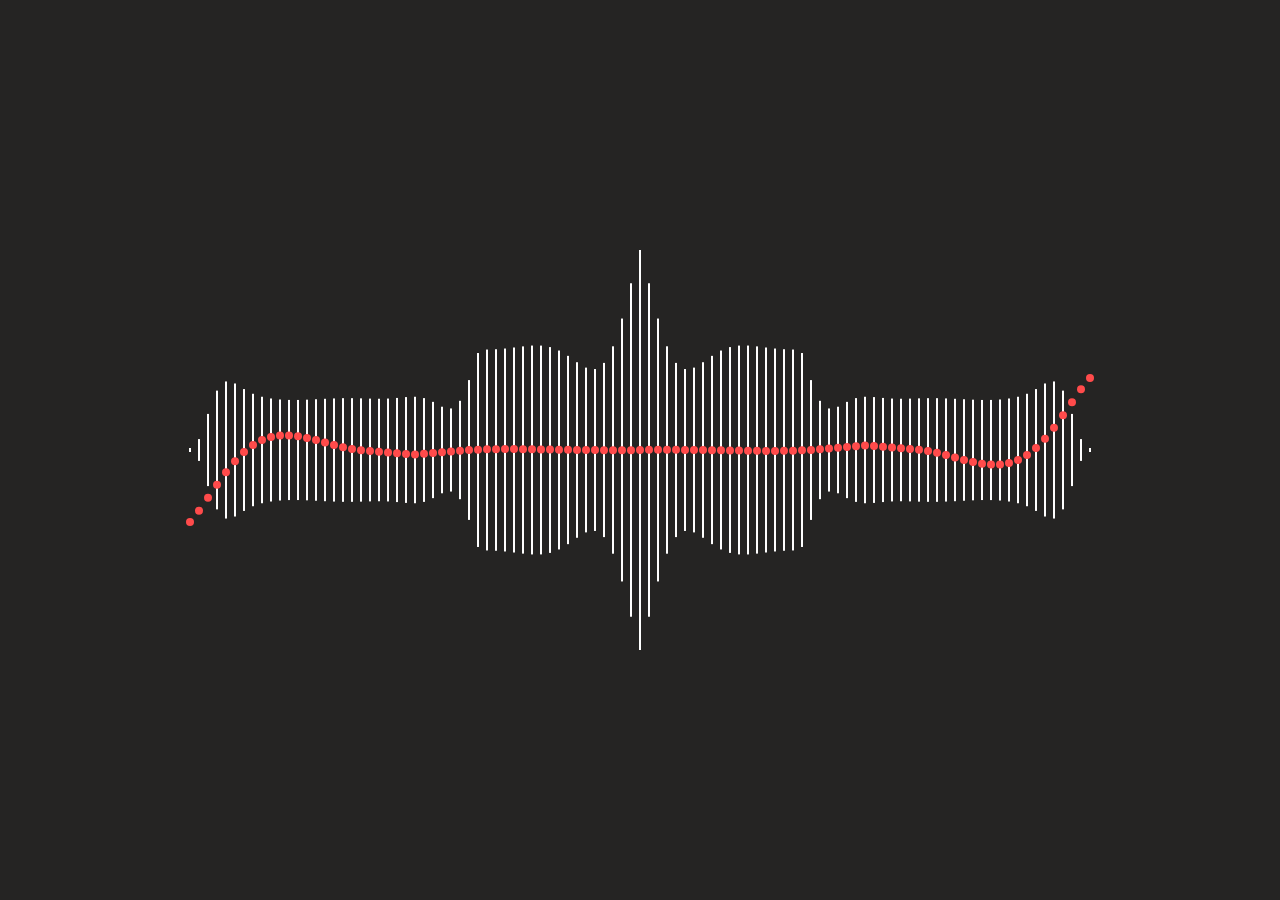
<file: js/anime/documentation/examples/built-in-easings.html>
<!DOCTYPE html>
<html>
<head>
  <title>built-in easings • anime.js</title>
  <meta charset="utf-8">
  <meta name="viewport" content="width=device-width, initial-scale=1, maximum-scale=1">
  <meta property="og:title" content="anime.js">
  <meta property="og:url" content="https://animejs.com">
  <meta property="og:description" content="Javascript Animation Engine">
  <meta property="og:image" content="https://animejs.com/documentation/assets/img/icons/og.png">
  <meta name="twitter:card" content="summary">
  <meta name="twitter:title" content="anime.js">
  <meta name="twitter:site" content="@juliangarnier">
  <meta name="twitter:description" content="Javascript Animation Engine">
  <meta name="twitter:image" content="https://animejs.com/documentation/assets/img/icons/twitter.png">
  <link rel="apple-touch-icon-precomposed" href="../assets/img/social-media-image.png">
  <link rel="icon" type="image/png" href="../assets/img/favicon.png" >
  <link href="../assets/css/animejs.css" rel="stylesheet">
  <link href="../assets/css/documentation.css" rel="stylesheet">
  <style>

    :root {
      font-size: 24px;
    }

    body {
      display: flex;
      flex-wrap: wrap;
      justify-content: center;
      align-items: center;
      height: 100vh;
    }

    .easing-visualizer {
      position: relative;
      display: flex;
      align-items: center;
      justify-content: space-between;
      width: 100%;
      max-width: 908px;
      padding-bottom: 50%;
    }

    .easing-visualizer .wrapper {
      position: absolute;
      bottom: 0;
      display: flex;
      align-items: center;
      justify-content: space-between;
      width: 100%;
      height: 100%;
    }

    .easing-visualizer .bar {
      width: 2px;
      height: 4px;
      margin: 0 3px;
      background-color: currentColor;
      transform-origin: 50% 50%;
    }

    .easing-visualizer .dot {
      position: relative;
      width: 8px;
      height: 8px;
      background-color: currentColor;
      border-radius: 50%;
    }

  </style>
</head>
<body>

  <div class="easing-visualizer">
    <div class="wrapper bars-wrapper"></div>
    <div class="wrapper dots-wrapper"></div>
  </div>

</body>
<script type="module">

  import anime from '../../src/index.js';

  const easingVisualizerEl = document.querySelector('.easing-visualizer');
  const barsWrapperEl = easingVisualizerEl.querySelector('.bars-wrapper');
  const dotsWrapperEl = easingVisualizerEl.querySelector('.dots-wrapper');
  const barsFragment = document.createDocumentFragment();
  const dotsFragment = document.createDocumentFragment();
  const numberOfBars = 101;

  for (let i = 0; i < numberOfBars; i++) {
    const barEl = document.createElement('div');
    const dotEl = document.createElement('div');
    barEl.classList.add('bar');
    dotEl.classList.add('dot');
    dotEl.classList.add('color-red');
    barsFragment.appendChild(barEl);
    dotsFragment.appendChild(dotEl);
  }

  barsWrapperEl.appendChild(barsFragment);
  dotsWrapperEl.appendChild(dotsFragment);

  // anime.setValue('.easing-visualizer .dot', { translateX: anime.stagger(6) });

  function animateEasing() {

    const easings = [];
    for (let ease in anime.penner) easings.push(ease);
    easings.push('steps('+anime.random(5, 20)+')');
    easings.push('cubicBezier(0.545, 0.475, 0.145, 1)');
    const ease = easings[anime.random(0, easings.length - 1)];
    const duration = 450;

    anime.timeline({
      complete: animateEasing,
      easing: ease,
      duration: duration
    })
    .add({
      targets: '.easing-visualizer .bar',
      scaleY: anime.stagger([1, 100], {easing: ease, from: 'center', direction: 'reverse'}),
      delay: anime.stagger(14, {from: 'center'})
    })
    .add({
      targets: '.easing-visualizer .dot',
      translateY: anime.stagger(['-6rem', '6rem'], {easing: ease, from: 'last'}),
      delay: anime.stagger(10, {from: 'center'})
    }, 0);

  }

  animateEasing();

</script>
</html>
</file>
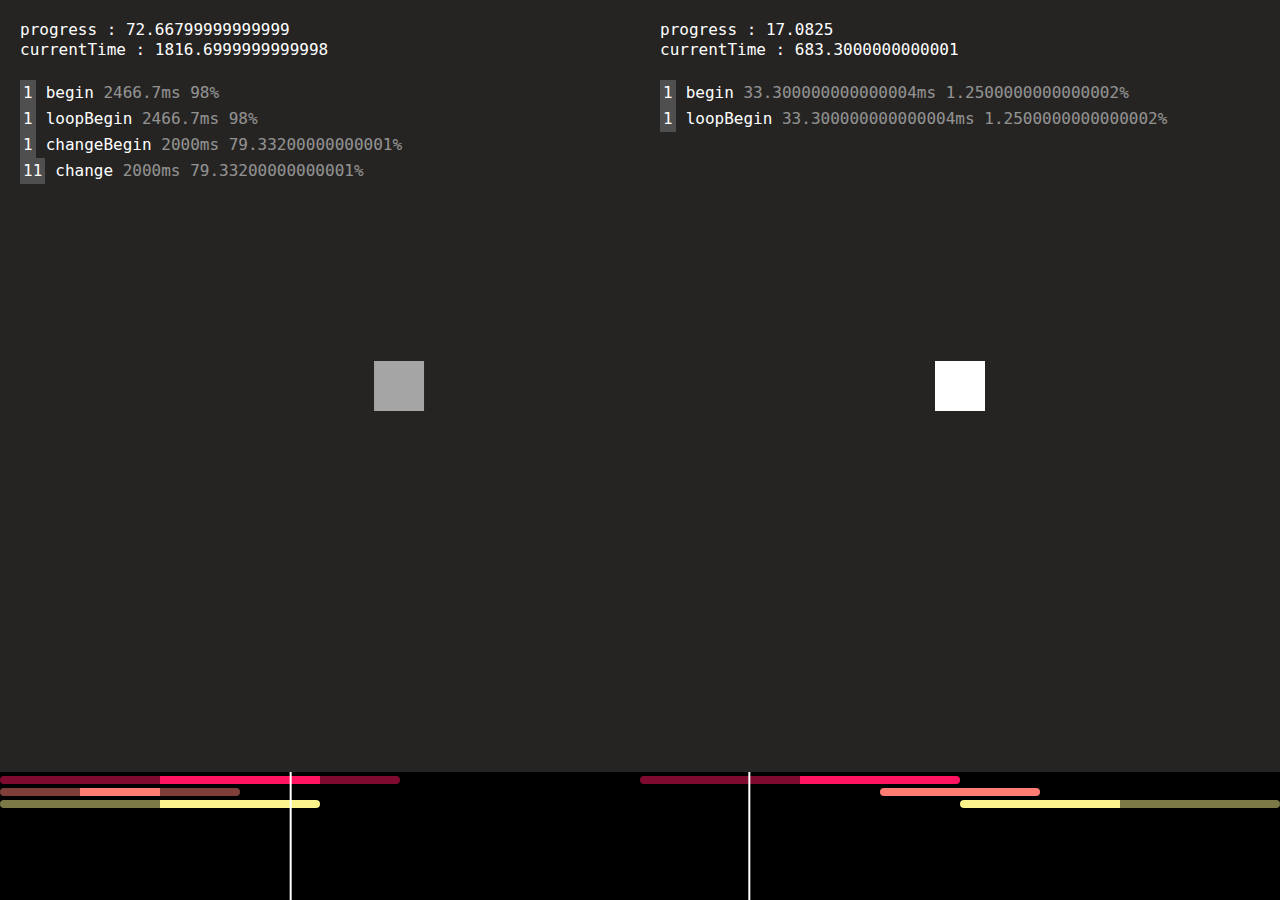
<file: js/anime/documentation/examples/callbacks.html>
<!DOCTYPE html>
<html>
<head>
  <title>Anime states system | anime.js</title>
  <meta charset="utf-8">
  <meta name="viewport" content="width=device-width, initial-scale=1, maximum-scale=1">
  <meta property="og:title" content="anime.js">
  <meta property="og:url" content="https://animejs.com">
  <meta property="og:description" content="Javascript Animation Engine">
  <meta property="og:image" content="https://animejs.com/documentation/assets/img/icons/og.png">
  <meta name="twitter:card" content="summary">
  <meta name="twitter:title" content="anime.js">
  <meta name="twitter:site" content="@juliangarnier">
  <meta name="twitter:description" content="Javascript Animation Engine">
  <meta name="twitter:image" content="https://animejs.com/documentation/assets/img/icons/twitter.png">
  <link rel="apple-touch-icon-precomposed" href="../assets/img/social-media-image.png">
  <link rel="icon" type="image/png" href="../assets/img/favicon.png" >
  <link href="../assets/css/animejs.css" rel="stylesheet">
  <link href="../assets/css/documentation.css" rel="stylesheet">
  <style>

    body {
      display: flex;
      flex-wrap: no-wrap;
      justify-content: space-around;
      align-items: center;
      position: absolute;
      width: 100%;
      height: 100vh;
      padding-bottom: 128px;
    }

    .el {
      width: 50px;
      height: 50px;
      background-color: currentColor;
    }

    .log {
      overflow-y: scroll;
      position: absolute;
      top: 0;
      height: 100%;
      padding: 20px;
      padding-top: 80px;
      font-size: 16px;
      line-height: 20px;
      text-align: left;
      font-family: monospace;
    }

    .log-animation {
      left: 0;
      width: 50%;
    }

    .log-timeline {
      left: 50%;
      width: 50%;
    }

    .counter {
      display: inline-block;
      margin-right: 10px;
      padding: 3px;
      background-color: rgba(255,255,255,.2);
    }

    .currentTime, .progress { opacity: .5 }

    .time {
      position: absolute;
      top: 0;
      height: 80px;
      padding: 20px;
      font-size: 16px;
      line-height: 20px;
      text-align: left;
      font-family: monospace;
    }

    .time-animation {
      left: 0;
      width: 50%;
    }

    .time-timeline {
      left: 50%;
      width: 50%;
    }

    /* Player animation */

    .timeline {
      position: fixed;
      bottom: 0;
      height: 128px;
      padding-top: 4px;
      background-color: #000;
    }

    .timeline.player-animation {
      width: 50%;
      left: 0;
    }

    .timeline.player-timeline {
      width: 50%;
      left: 50%;
    }

    .tl-needle {
      position: absolute;
      z-index: 2;
      top: 0;
      left: 0;
      bottom: 0;
      width: 2px;
      margin-left: -1px;
      background-color: #FFF;
    }

    .tl-animation {
      position: relative;
      display: flex;
      justify-content: space-between;
      width: auto;
      height: 8px;
      margin-bottom: 4px;
      background-color: currentColor;
      border-radius: .5rem;
    }

    .tl-delay,
    .tl-end-delay {
      width: auto;
      height: 100%;
      background-color: rgba(0,0,0,.5);
    }

  </style>
</head>
<body>

  <div class="el color-04"></div>

  <div class="el color-08"></div>

  <div class="log log-animation"></div>
  <div class="time time-animation"></div>

  <div class="log log-timeline"></div>
  <div class="time time-timeline"></div>

</body>
<script type="module">

  import anime from '../../src/index.js';

  var animationTimeLogEl = document.querySelector('.time-animation');
  var timelineTimeLogEl = document.querySelector('.time-timeline');

  var animation = anime({
    targets: '.el.color-04',
    translateX: [
      {value: 200},
      {value: -200},
      {value: 200}
    ],
    rotate: {
      value: 720,
      easing: 'easeInOutCirc',
      duration: 500,
      delay: 500
    },
    opacity: {
      value: .5,
      easing: 'linear',
      duration: 1000,
      delay: 1000,
      endDelay: 0
    },
    delay: 1000,
    endDelay: 500,
    duration: 1000,
    easing: 'easeOutQuad',
    direction: 'reverse',
    loop: 2,
    autoplay: false,
    update: function(a) {
      animationTimeLogEl.innerHTML = 'progress : ' + a.progress + '<br>currentTime : ' + a.currentTime;
    },
  });


  var tl = anime.timeline({
    targets: '.el.color-08',
    easing: 'easeInOutQuad',
    autoplay: false,
    direction: 'alternate',
    loop: 3,
    update: function(a) {
      timelineTimeLogEl.innerHTML = 'progress : ' + a.progress + '<br>currentTime : ' + a.currentTime;
    }
  })
  .add({
    translateX: 100,
    delay: 1000
  })
  .add({
    translateY: 100
  }, '-=500')
  .add({
    rotate: 360,
    endDelay: 1000
  }, '-=500');


  function animePlayer(instance, playerClass) {

    function createEl(type, className, parentEl) {
      var el = document.createElement(type);
      if (className) el.classList.add(className);
      if (parentEl) parentEl.appendChild(el);
      return el;
    }

    var timelineEl = createEl('div', 'timeline', document.body);
    if (playerClass) timelineEl.classList.add(playerClass);
    var needleEl = createEl('div', 'tl-needle', timelineEl);
    var animations = [];
    var colors = ['#FF1461','#FF7C72','#FBF38C','#A6FF8F','#18FF92','#1CE2B2','#5EF3FB','#61C3FF','#5A87FF','#8453E3','#C26EFF','#FB89FB'];
    var colorIndex = 0;

    function convertMStoEM(ms) { return ms / 100; }
    function convertEMtoMS(em) { return parseFloat(em) * 250; }

    function createAnimationLog(animObj, timelineOffset) {
      var anim = animObj;
      anim.player = {};
      anim.player.animationEl = createEl('div', 'tl-animation', timelineEl);
      anim.player.delayEl = createEl('div', 'tl-delay', anim.player.animationEl);
      anim.player.endDelayEl = createEl('div', 'tl-end-delay', anim.player.animationEl);
      anim.update = function() {
        anime.set(anim.player.animationEl, {
          left: convertMStoEM(timelineOffset) + 'em',
          width: convertMStoEM(anim.duration) + 'em'
        });
        anime.set(anim.player.delayEl, {width: (anim.delay / anim.duration) * 100 + '%'});
        anime.set(anim.player.endDelayEl, {width: (anim.endDelay / anim.duration) * 100 + '%'});
      }
      anime.set(anim.player.animationEl, {color: colors[colorIndex]});
      colorIndex++;
      if (!colors[colorIndex]) colorIndex = 0;
      anim.update();
      animations.push(anim);
      return anim;
    }

    instance.pause();

    var playerAnimation = anime({
      targets: needleEl,
      translateX: convertMStoEM(instance.duration) + 'em',
      duration: instance.duration,
      direction: instance.direction,
      loop: instance.loop,
      easing: 'linear',
      update: function(a) {
        instance.seek(a.currentTime);
      },
      complete: function(a) {
        instance.seek(a.currentTime);
      }
    });

    if (instance.children.length) {
      instance.children.forEach(function(child) {
        child.animations.forEach(function(anim) {
          createAnimationLog(anim, child.timelineOffset);
        });
      })
    } else {
      instance.animations.forEach(function(anim) {
        createAnimationLog(anim);
      });
    }

  }

  animePlayer(animation, 'player-animation');
  animePlayer(tl, 'player-timeline');

  function logCallbacks(animation, logEl, callbacks) {

    function appendLog(cbName) {
      animation[cbName] = function() {
        var pEl = document.createElement('p');
        var counterSpanEl = document.createElement('span');
        var currentTimeSpanEl = document.createElement('span');
        var progressSpanEl = document.createElement('span');
        var textSpanEl = document.createElement('span');
        var lastPEl = logEl.querySelector('p:last-child');
        currentTimeSpanEl.innerHTML = ' ' + animation.currentTime + 'ms';
        progressSpanEl.innerHTML = ' ' + animation.progress + '%';
        if (lastPEl && lastPEl.querySelector('.text').innerHTML === cbName) {
          var lastCountEl = lastPEl.querySelector('.counter');
          var lastCountValue = parseFloat(lastCountEl.innerHTML);
          lastCountValue++;
          lastCountEl.innerHTML = lastCountValue;
        } else {
          counterSpanEl.innerHTML = 1;
          textSpanEl.innerHTML = cbName;
          counterSpanEl.classList.add('counter');
          textSpanEl.classList.add('text');
          currentTimeSpanEl.classList.add('currentTime');
          progressSpanEl.classList.add('progress');
          pEl.appendChild(counterSpanEl);
          pEl.appendChild(textSpanEl);
          pEl.appendChild(currentTimeSpanEl);
          pEl.appendChild(progressSpanEl);
          logEl.appendChild(pEl);
          logEl.scrollTop = logEl.scrollHeight;
        }
      }
    }

    callbacks.forEach(appendLog);

  }

  logCallbacks(animation, document.querySelector('.log-animation'), [
    'begin',
    'loopBegin',
    'changeBegin',
    'change',
    'changeComplete',
    'loopComplete',
    'complete'
  ]);


  logCallbacks(tl, document.querySelector('.log-timeline'), ['begin',
    'loopBegin',
    'changeBegin',
    'change',
    'changeComplete',
    'loopComplete',
    'complete'
  ]);


</script>
</html>
</file>
<file: js/anime/documentation/assets/css/animejs.css>
@font-face {
 font-family: "Roobert";
 font-weight: 400;
 font-style: normal;
 src: url("../fonts/Roobert-Regular.woff2") format("woff2");
}

@font-face {
 font-family: "Roobert";
 font-weight: 400;
 font-style: italic;
 src: url("../fonts/Roobert-Regular.woff2") format("woff2");
}

@font-face {
 font-family: "Roobert";
 font-weight: 600;
 font-style: normal;
 src: url("../fonts/Roobert-SemiBold.woff2") format("woff2");
}

@font-face {
 font-family: "Roobert";
 font-weight: 600;
 font-style: italic;
 src: url("../fonts/Roobert-SemiBoldItalic.woff2") format("woff2");
}

@font-face {
  font-family: "InputMono";
  src: url("../fonts/InputMono-Regular.woff2") format("woff2"),
      url("../fonts/InputMono-Regular.woff") format("woff");
  font-weight: normal;
  font-style: normal;
}

@font-face {
  font-family: "InputMono";
  src: url("../fonts/InputMono-Bold.woff2") format("woff2"),
      url("../fonts/InputMono-Bold.woff") format("woff");
  font-weight: bold;
  font-style: normal;
}

@font-face {
  font-family: "InputMono";
  src: url("../fonts/InputMono-BoldItalic.woff2") format("woff2"),
      url("../fonts/InputMono-BoldItalic.woff") format("woff");
  font-weight: bold;
  font-style: italic;
}

@font-face {
  font-family: "InputMono";
  src: url("../fonts/InputMono-Italic.woff2") format("woff2"),
      url("../fonts/InputMono-Italic.woff") format("woff");
  font-weight: normal;
  font-style: italic;
}

*, *:before, *:after {
  box-sizing: border-box;
  margin: 0;
  padding: 0;
  border: 0;
  font: inherit;
  vertical-align: baseline;
}

html,
body {
  background-color: #252423;
  color: #F6F4F2;
}

body {
  font-family: Roobert, Helvetica Neue, Helvetica, Arial, sans-serif;
  font-weight: 400;
  font-feature-settings:"tnum" 1, "ss03" 1;
  -webkit-font-smoothing: antialiased;
}

h1, h2 {
  font-weight: 600;
}

input {
  font-family: Roobert, Helvetica Neue, Helvetica, Arial, sans-serif;
  font-variant-numeric: tabular-nums;
}

sup {
  vertical-align: super;
  font-size: .625em;
}

strong {
  font-weight: 600;
}

.color-white { color: #F6F4F2; } /* White */
.color-black { color: #2E2C2C; } /* Black */
.color-red, .color-targets { color: #FF4B4B; }/* red: */
.color-orange, .color-properties { color: #FF8F42; }/* orange: */
.color-lightorange, .color-prop-params { color: #FFC730; }/* lightorange: */
.color-yellow, .color-anim-params { color: #F6FF56; }/* yellow: */
.color-citrus, .color-values { color: #A4FF4F; }/* citrus: */
.color-green, .color-keyframes { color: #18FF74; }/* green: */
.color-darkgreen, .color-staggering { color: #00D672; }/* darkgreen: */
.color-turquoise, .color-tl { color: #3CFFEC; }/* turquoise: */
.color-skyblue, .color-controls { color: #61C3FF; }/* skyblue: */
.color-kingblue, .color-callbacks { color: #5A87FF; }/* kingblue: */
.color-lavender, .color-svg { color: #8453E3; }/* lavender: */
.color-purple, .color-easings { color: #C26EFF; }/* purple: */
.color-pink, .color-helpers { color: #FB89FB; }/* pink: */

.anime-mini-logo {
  width: 100px;
  height: 24px;
  transform: scaleY(.5);
}
</file>
<file: js/anime/documentation/assets/css/anime-theme.css>
.hljs {
  display: block;
  color: #F6F4F2;
}

.hljs-comment,
.hljs-quote {
  color: #A2A09F;
  font-style: italic;
}

.hljs-doctag,
.hljs-keyword,
.hljs-formula {
  color: #B08CFF;
}

.hljs-section,
.hljs-name,
.hljs-selector-tag,
.hljs-deletion,
.hljs-subst {
  color: #FF7C72;
}

.hljs-literal {
  color: #1CE2B2;
}

.hljs-string,
.hljs-regexp,
.hljs-addition,
.hljs-attribute,
.hljs-attr,
.hljs-meta-string {
  color: #A6FF8F;
}

.hljs-built_in,
.hljs-class .hljs-title {
  color: #FBF38C;
}

.hljs-variable,
.hljs-template-variable,
.hljs-type,
.hljs-selector-class,
.hljs-selector-attr,
.hljs-selector-pseudo,
.hljs-number {
  color: #FF7C72;
}

.hljs-symbol,
.hljs-bullet,
.hljs-link,
.hljs-meta,
.hljs-selector-id,
.hljs-title {
  color: #61C3FF;
}

.hljs-emphasis {
  font-style: italic;
}

.hljs-strong {
  font-weight: bold;
}

.hljs-link {
  text-decoration: underline;
}
</file>
<file: js/anime/documentation/assets/css/documentation.css>
html,
body,
header {
  background-color: #252423;
}

body {
  position: absolute;
  width: 100%;
  height: 100%;
  color: white;
  font-variant-numeric: tabular-nums;
  -webkit-font-smoothing: antialiased;
  overflow-x: hidden;
}

.content {
  overflow: hidden;
  opacity: 0;
  display: flex;
  flex-direction: row;
  width: 100%;
  height: 100%;
  transition: opacity 1s ease;
}

.ready .content {
  opacity: 1;
}

/* Headers */

.header {
  position: absolute;
  z-index: 1;
  top: 0;
  width: 100%;
}

.logo {
  display: flex;
  justify-content: space-between;
  opacity: .8;
  width: 100%;
  height: 20px;
  text-decoration: none;
  color: currentColor;
}

.logo:visited {
  color: currentColor;
}

.logo svg {
  width: 100%;
  height: 100%;
}

.logo:hover {
  opacity: 1;
}

.version-number {
  opacity: .6;
  color: currentColor;
}

header {
  position: sticky;
  top: 0;
  z-index: 2;
  display: flex;
  align-items: center;
  justify-content: space-between;
  width: 100%;
  height: 60px;
  padding-left: 20px;
  padding-right: 20px;
  border-bottom: 1px solid rgba(0,0,0,.65);
}

h2 {
  font-size: 16px;
  letter-spacing: 1px;
  text-transform: uppercase;
  font-weight: 200;
}

/* Panes */

.pane {
  position: relative;
  height: 100%;
}

/* Sidebar */

.sidebar {
  display: flex;
  flex-direction: column;
  width: 240px;
  padding-top: 60px;
  border-right: 1px solid rgba(0,0,0,.65);
}

.sidebar-info {
  display: flex;
  justify-content: space-between;
  padding: 20px;
}

.navigation {
  overflow-y: auto;
  width: 100%;
  height: 100%;
  padding: 10px 0 20px 20px;
}

.navigation ul {
  height: 30px;
  overflow-y: hidden;
  -webkit-transition:opacity .4s ease;
  transition: opacity .4s ease;
}

.navigation ul li {
  position: relative;
}

.navigation ul li:before {
  content: "";
  display: block;
  position: absolute;
  top: 4px;
  left: 2px;
  width: 1px;
  height: calc(100% - 8px);
  background-color: white;
}

.navigation ul li:first-child:before {
  display: none;
}

.navigation a {
  display: block;
  padding-left: 10px;
  color: white;
  text-decoration: none;
  font-size: 14px;
  line-height: 20px;
  letter-spacing: .5px;
  text-transform: uppercase;
}

.navigation ul li:first-child a {
  padding-left: 0;
  padding-top: 10px;
  padding-bottom: 10px;
}

.navigation ul li a,
.navigation ul li:before {
  opacity: .4;
}

.navigation ul li a {
  transition: opacity .4s ease, color .4s ease;
}

.navigation ul.active a {
  opacity: .7;
}

.navigation ul li:hover a,
.navigation ul li:hover:before {
  transition: none;
  opacity: 1;
}

.navigation ul li.active a,
.navigation ul li.active:before {
  opacity: 1;
  color: currentColor;
}

.navigation ul li.active:before {
  background-color: currentColor;
}

.navigation ul.active li:first-child a,
.navigation ul.active li:first-child a:hover {
  opacity: 1;
  color: currentColor;
}

/* Info pane */

.demo-info {
  flex-direction: column;
  font-size: 16px;
  line-height: 22px;
}

.info-output {
  overflow-x: hidden;
  overflow-y: auto;
  position: relative;
  top: 0;
  width: 100%;
  height: calc(100% - 60px);
  padding: 20px;
}

.demo-info pre {
  font-variant-ligatures: none;
  -webkit-font-variant-ligatures: none;
}

.demo-info code {
  font-family: "Input Mono Reg", monospace;
  font-size: 14px;
  line-height: 22px;
  white-space: pre-wrap;
}

.demo-info p {
  margin-bottom: 20px;
}

.demo-info p,
.demo-info td {
  color: #F6F4F2;
}

.demo-info i {
  font-style: italic;
}

.demo-info a {
  text-decoration: none;
  border-bottom: 1px dotted currentColor;
  word-wrap: break-word;
  overflow-wrap: break-word;
}

.demo-info a:hover {
  border-bottom: 1px solid currentColor;
}

.demo-info a[href^="http"],
.demo-info a[href^="http"]:visited {
  color: #F6F4F2;
}

.demo-info p.bubble {
  display: inline-block;
  position: relative;
  padding: 8px 12px;
}

.demo-info p.bubble.warning {
  color: #FBF38C;
}

.demo-info p.bubble.info {
  color: #61C3FF;
}

.demo-info p.bubble:after {
  content: "";
  pointer-events: none;
  color: currentColor;
  display: inline-block;
  position: absolute;
  top: 0;
  left: 0;
  right: 0;
  bottom: 0;
  background-color: currentColor;
  border-radius: 3px;
  opacity: .05;
}

.demo-info code.hljs {
  display: inline-block;
}

.demo-info pre {
  margin-bottom: 20px;
}

.demo-info pre code {
  position: relative;
  display: inline-block;
  width: 100%;
  padding: 8px 12px;
  background-color: rgba(0,0,0,.2);
  border: 1px solid rgba(0,0,0,.2);
  border-radius: 3px;
}

.demo-info p code {
  position: relative;
  padding: 0 2px;
  height: 20px;
  background-color: rgba(0,0,0,.2);
  box-shadow: inset 0 0 1px rgba(0,0,0,.4);
  border-radius: 3px;
}

.demo-info table {
  margin-bottom: 20px;
  border: 1px solid rgba(255,255,255,.15);
  border-spacing: 0;
  border-radius: 3px;
}

.demo-info td {
  vertical-align: middle;
  padding: 8px 12px;
  border-left: 1px solid rgba(255,255,255,.15);
  border-top: 1px solid rgba(255,255,255,.15);
}

.demo-info thead td {
  text-transform: uppercase;
  font-size: 16px;
  line-height: 22px;
  letter-spacing: 1px;
  color: rgba(255,255,255,.4);
  border-top: none;
}

.demo-info td:first-child {
  border-left: none;
}

.code-preview {
  width: 100%;
  padding-top: 40px;
}

.code-preview h2 {
  margin-bottom: 20px;
}

/* Demos */

.demos {
  overflow-y: scroll;
  width: calc(50% - 240px);
  min-width: 330px;
}

article {
  width: 100%;
  display: flex;
  flex-direction: column;
  flex-wrap: wrap;
  align-items: flex-start;
  justify-content: flex-start;
}

.demo {
  position: relative;
  z-index: 1;
  display: flex;
  align-items: center;
  justify-content: center;
  width: 100%;
  min-height: 200px;
  padding-top: 35px;
  border-bottom: 1px solid rgba(0,0,0,.65);
  cursor: pointer;
}

.demo-description {
  display: none;
}

.demo.controls {
  padding-top: 50px;
}

.demo.active.controls {
  cursor: default;
}

.demo:before {
  content: "";
  position: absolute;
  z-index: 0;
  top: 0;
  left: 0;
  opacity: 0;
  display: block;
  width: 100%;
  height: 100%;
  background-color: currentColor;
}

.demo.active:before {
  opacity: .05;
}

.demo-content {
  position: relative;
  display: flex;
  flex-direction: column;
  justify-content: center;
  text-align: center;
  width: 290px;
  height: 100%;
}

.demo-content.vertical {
  flex-direction: row;
}

.demo-title {
  position: absolute;
  top: 0;
  left: 20px;
  width: calc(100% - 40px);
  padding: 23px 0;
  font-size: 14px;
  letter-spacing: 2px;
  text-transform: uppercase;
  color: #F6F4F2;
  opacity: .9;
}

.active .demo-title {
  color: currentColor;
  opacity: 1;
}

.line {
  width: 100%;
  padding: 1px 0px;
}

.line.align-center {
  display: flex;
  justify-content: center;
}

.grid {
  display: flex;
  flex-wrap: wrap;
}

.controls {
  opacity: .4;
  display: flex;
  align-items: center;
  justify-content: center;
  padding-top: 20px;
  padding-bottom: 10px;
}

.controls button {
  position: relative;
  display: block;
  margin: 0 0 0 -1px;
  padding: 5px 10px;
  font-size: 14px;
  text-transform: uppercase;
  border: 1px solid currentColor;
  background-color: transparent;
  color: currentColor;
}

.controls button:focus {
  outline: none;
}

.active .controls {
  opacity: 1;
}

.active .controls button:after {
  content: '';
  opacity: 0;
  position: absolute;
  left: 0;
  top: 0;
  display: block;
  width: 100%;
  height: 100%;
  background-color: currentColor;
}

.active .controls button:hover:after {
  opacity: .2;
}

.controls button.is-active:after,
.controls button.is-active:hover:after {
  opacity: .4;
}

.controls button:first-child {
  margin-left: 0;
}

.controls input {
  margin-left: 10px;
}

.text-output {
  padding-top: 10px;
  padding-bottom: 10px;
  font-size: 16px;
  color: currentColor;
  text-align: center;
  background-color: transparent;
  border: 1px solid currentColor;
}

.log {
  width: 100%;
  height: 100%;
  background: transparent;
  color: currentColor;
  border: none;
  font-size: 16px;
  text-align: center;
}

.bottom.log {
  padding-top: 10px;
  padding-bottom: 10px;
}

.logs {
  pointer-events: none;
  display: flex;
  flex-direction: column;
  align-items: center;
  position: absolute;
  width: 100%;
  height: auto;
}

.log:focus {
  outline: none;
}

input.progress {
  cursor: ew-resize;
}

input.progress[value] {
  position: relative;
  width: 100%;
  height: 27px;
  -webkit-appearance: none;
  background-color: transparent;
  color: currentColor;
}

input.progress[value]:focus {
  outline: none;
}

input.progress[value]:after {
  content: "";
  position: absolute;
  top: 13px;
  left: 0;
  width: 100%;
  height: 1px;
  background-color: currentColor;
}

input.progress[value]::-webkit-slider-thumb {
  -webkit-appearance: none;
  background-color: currentColor;
  border-radius: 50%;
  width: 16px;
  height: 16px;
}

.square,
.circle {
  pointer-events: none;
  position: relative;
  width: 28px;
  height: 28px;
  margin: 1px;
  background-color: currentColor;
  font-size: 14px;
}

.circle {
  border-radius: 50%;
}

.square.outline,
.circle.outline {
  background-color: transparent;
  border: 1px solid currentColor;
}

.triangle {
  pointer-events: none;
  position: relative;
  width: 0;
  height: 0;
  border-style: solid;
  border-width: 0 14px 24px 14px;
  border-color: transparent transparent currentColor transparent;
}

.small {
  width: 18px;
  height: 18px;
}

.small.triangle {
  border-width: 0 10px 17px 10px;
}

.large {
  width: 48px;
  height: 48px;
}

.stretched {
  height: 2px;
}

.shadow {
  position: absolute;
  opacity: .2;
}

.label {
  position: absolute;
  opacity: 0;
  display: flex;
  flex-direction: column;
  justify-content: center;
  text-align: left;
  width: 100%;
  height: auto;
  padding-left: 38px;
  transition: opacity .5s ease;
  white-space: nowrap
}

.demo.active .label {
  opacity: .2;
}

.small.label {
  height: 18px;
  padding-left: 28px;
}

.large.label {
  height: 48px;
  padding-left: 58px;
}

.motion-path {
  position: relative;
  width: 256px;
  margin: auto;
}

.follow-path {
  position: absolute;
  top: -9px;
  left: -9px;
}

.align-center {
  align-items: center;
}

.add-states-demo .el {
  border: 1px solid rgba(0,0,0,0);
}

#cssProperties .el {
  transform: translate3d(0,0,0);
}

/* Responsive */

.sidebar,
.demo-info {
  display: none;
}

.demos {
  top: 60px;
  width: 100%;
  min-width: auto;
  height: calc(100% - 60px);
  -webkit-overflow-scrolling: touch;
}

@media (min-width: 800px) {
  .header {
    width: 239px;
  }
  .demo-info {
    display: inherit;
    width: calc(100% - 380px);
  }
  .demos {
    top: 0;
    width: 380px;
    height: 100%;
  }
  .demos::-webkit-scrollbar {
    width: 1px;
    background-color: transparent;
  }

  .demos::-webkit-scrollbar-track {
    background-color: rgba(0,0,0,.65);
  }

  .demos::-webkit-scrollbar-thumb {
    background-color: rgba(255,255,255,.3);
  }

  .demos::-webkit-scrollbar-thumb:hover {
    background-color: rgba(255,255,255,.6);
  }
}

@media (min-width: 1100px) {
  .sidebar {
    display: inherit;
  }
  .demos {
    width: calc(50% - 240px);
  }
  .demo-info {
    width: 50%;
  }
}
</file>
<file: css/license.css>
@import url('https://fonts.googleapis.com/css2?family=Inconsolata:wght@200;300;400;500;600;700;800;900&display=swap');

html {
  font-family: 'Inconsolata', monospace;
  /* font-weight: 600; */
  font-weight: 400;
  font-size: 1.5rem;
  background-color: #00051D;
  margin-top: 5vh;
  color: #D4A500;
}

body {
  margin: 0;
}

.content {
  margin-right: 5vw;
  margin-left: 5vw;
}

a {
  color: white;
  text-decoration: none;
}

a:hover {
  text-decoration: underline;
}
strong {
  font-weight: 900;
}

.img_svg {
  margin-top: 15vh;
  margin-bottom: 15vh;
  display: flex;
  flex-direction: column;
  width: 100%;
  align-items: center;
}

.narwhal_img_svg {
  height: 50vh;
  width: auto;
}
.narwhal_logo_plus_path {
  fill: #D4A500;
  fill-opacity: 0;
  stroke-width: 4;
  transition: fill-opacity ease-in-out 0.25s !important;
}

#log_init {
  height: 20vh;
  width: auto;
  display: block;
  margin: auto;
  margin-top: 10vh;
  margin-bottom: 5vh;
  transition: opacity 0.2s ease-in-out;
}

#svg-container svg {
  fill: red;
  height: 10vh;
  width: auto;
}


#header {
  text-align: center;
  font-size: 2rem;
  font-weight: 600;
  margin-bottom: 10vh;
}


.description {
  margin-left: 15vw;
  margin-right: 15vw;
  padding-bottom: 5vh;
  line-height: 1.15;
  display: flex;
  height: 50vh;
  flex-direction: column;
  justify-content: space-between;
  margin-bottom: 10vh;
}

.license_parts_mid {
    text-align: center;
}

footer  {
  background: #050B27 !important;
  /* border: red dashed 3px; */
  width: 100%;
  font-size: 2rem;
  color: white;
  font-weight: 300;
  padding-bottom: 10vh;
}

.footer_content {
  padding-top: 25vh;
  margin-left: 10vh;
  margin-right: 10vh;
  display: flex;
  flex-direction: row;
  align-items: flex-end;
  justify-content: space-between;
}

.logo_footer {
  height: auto;
  display: flex;
  align-items: baseline;
  font-size: 0.9rem;
  font-weight: 600;
  color: #D4A500;
}

.footer_logo_png {
  height: 4vh;
  width: auto;
  margin-right: 1vw;
}

.links {
  display: flex;
  flex-direction: row;
  gap: 6vh;
}
.pages_main, .docs_irs, .docs_audit {
  font-size: 0.9rem;
  color: white;
  font-weight: 400;
  display: flex;
  flex-direction: column;
  gap: 3vh;
}

@media only screen and (min-height:701px) and (orientation: portrait){
  html {
    font-size: 0.9rem;
  }

  body {
    margin: 0;
  }

  .img_svg {
    margin-top: 30vh;
    margin-bottom: 25vh;
  }

  .narwhal_img_svg {
    height: 27vh;
  }

  #header {
    font-size: 1.5rem;
    margin-bottom: 5vh;
  }

  .description {
    height: auto;
    margin-left: 5vw;
    margin-right: 5vw;
    margin-bottom: 5vw;
  }

  footer {
    font-size: 1rem;
    padding-bottom: 5vh;
  }

  .logo_footer {
    padding-top: 5vh;
  }

  .footer_site_title {
    display: none;
  }

  .footer_content {
    padding-top: 10vh;
    display: flex;
    flex-direction: column-reverse;
    align-items: center;
  }

  .links {
    text-align: center;
    flex-direction: column;
    gap: 5vh;
  }

  .pages_main, .docs_irs, .docs_audit {
    text-align: center;
    gap: 5vh;
  }


}

@media only screen and (max-height: 700px) and (orientation: portrait) {
  html {
    font-size: 0.9rem;
  }

  body {
    margin: 0;
  }

  .img_svg {
    margin-top: 30vh;
    margin-bottom: 25vh;
  }

  .narwhal_img_svg {
    height: 27vh;
  }

  #header {
    font-size: 1.5rem;
    margin-bottom: 5vh;
  }

  .description {
    height: auto;
    margin-left: 5vw;
    margin-right: 5vw;
    margin-bottom: 5vw;
  }

  footer {
    font-size: 1rem;
    padding-bottom: 5vh;
  }

  .logo_footer {
    padding-top: 5vh;
  }

  .footer_site_title {
    display: none;
  }

  .footer_content {
    padding-top: 10vh;
    display: flex;
    flex-direction: column-reverse;
    align-items: center;
  }

  .links {
    text-align: center;
    flex-direction: column;
    gap: 5vh;
  }

  .pages_main, .docs_irs, .docs_audit {
    text-align: center;
    gap: 5vh;
  }

}
</file>
